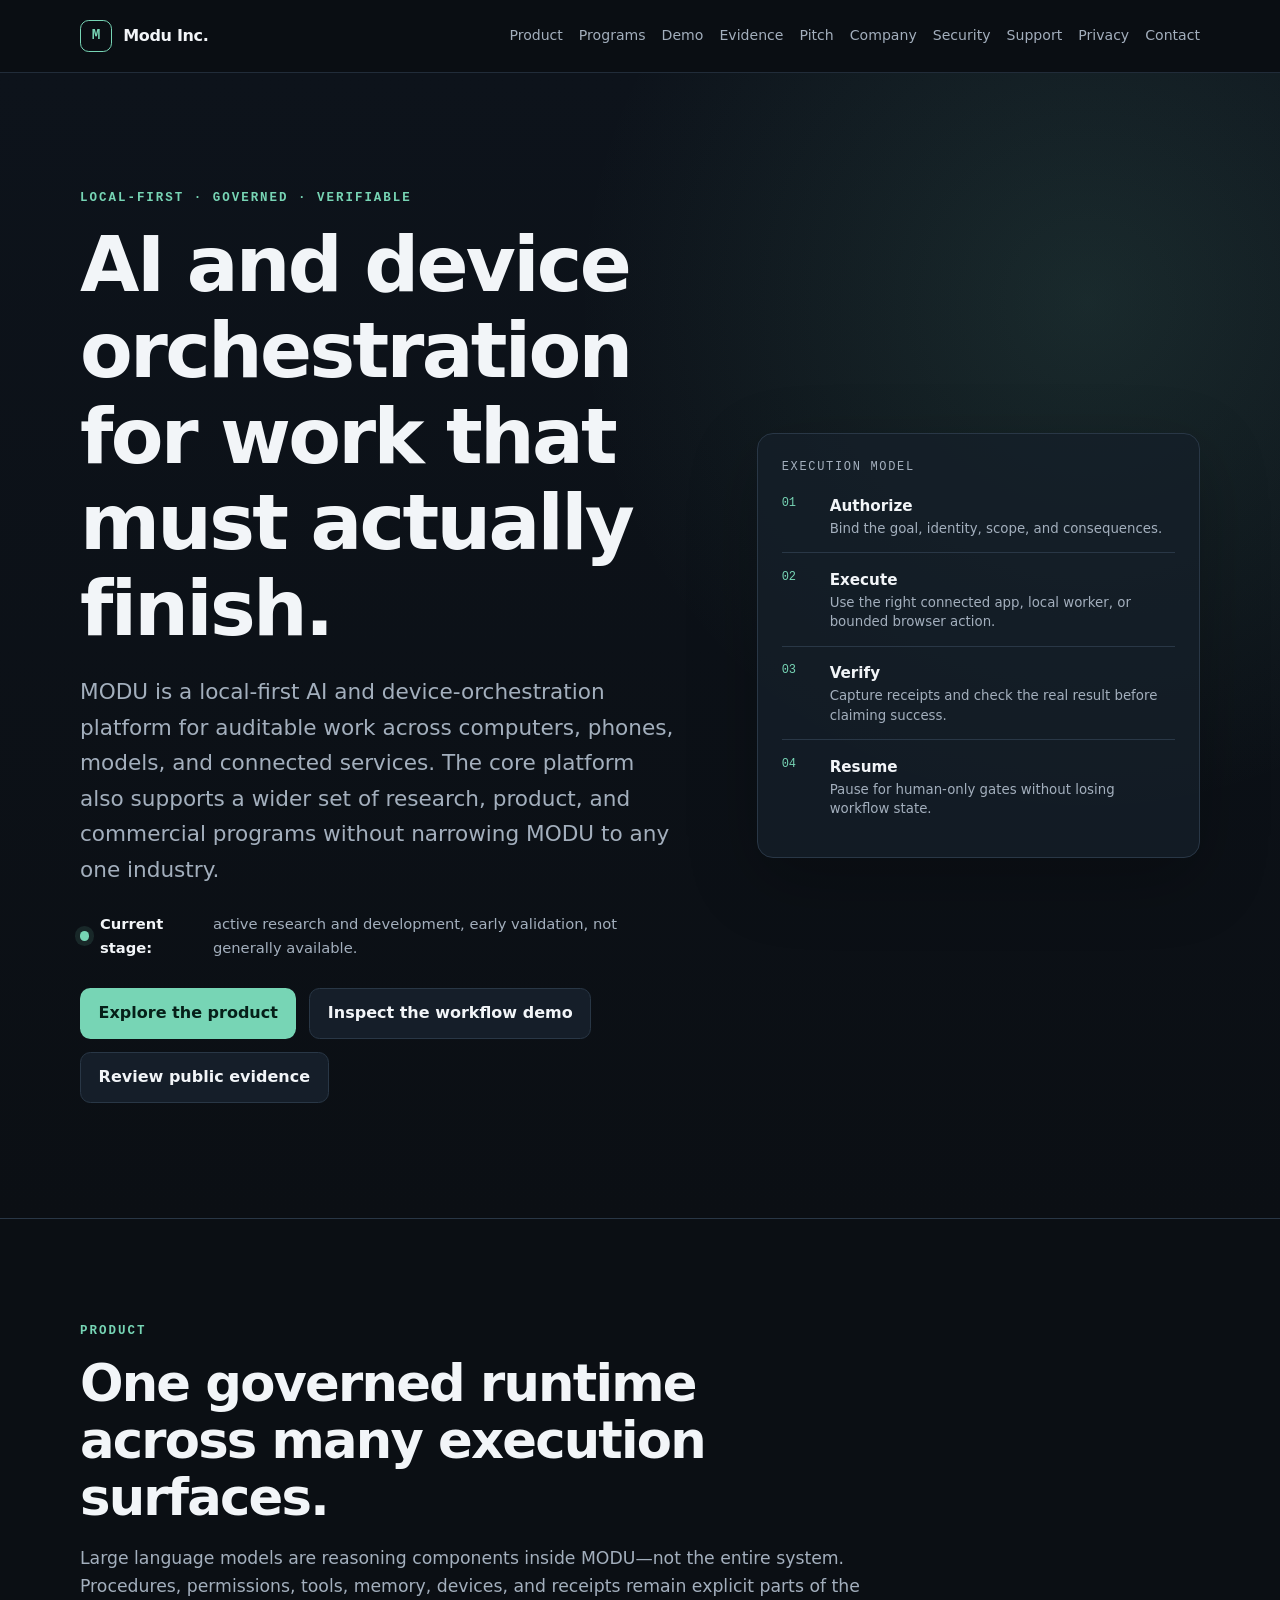
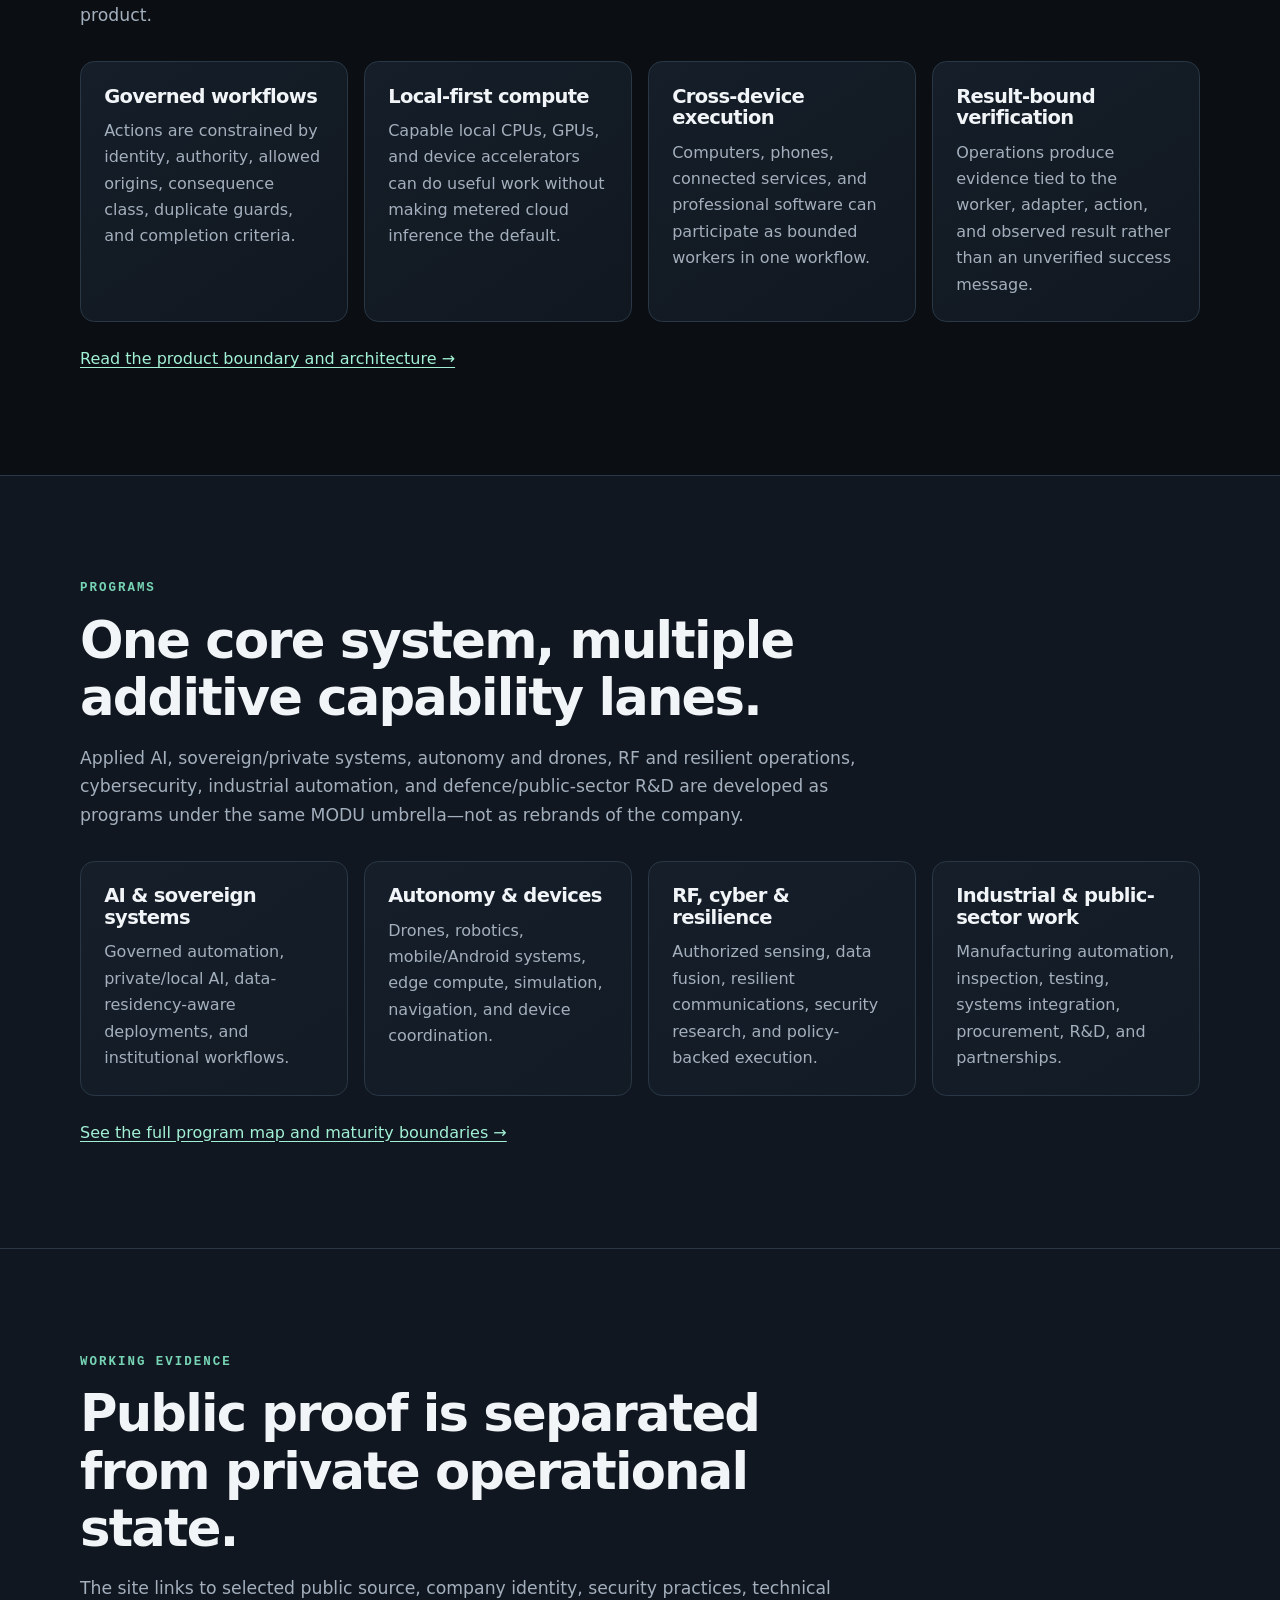
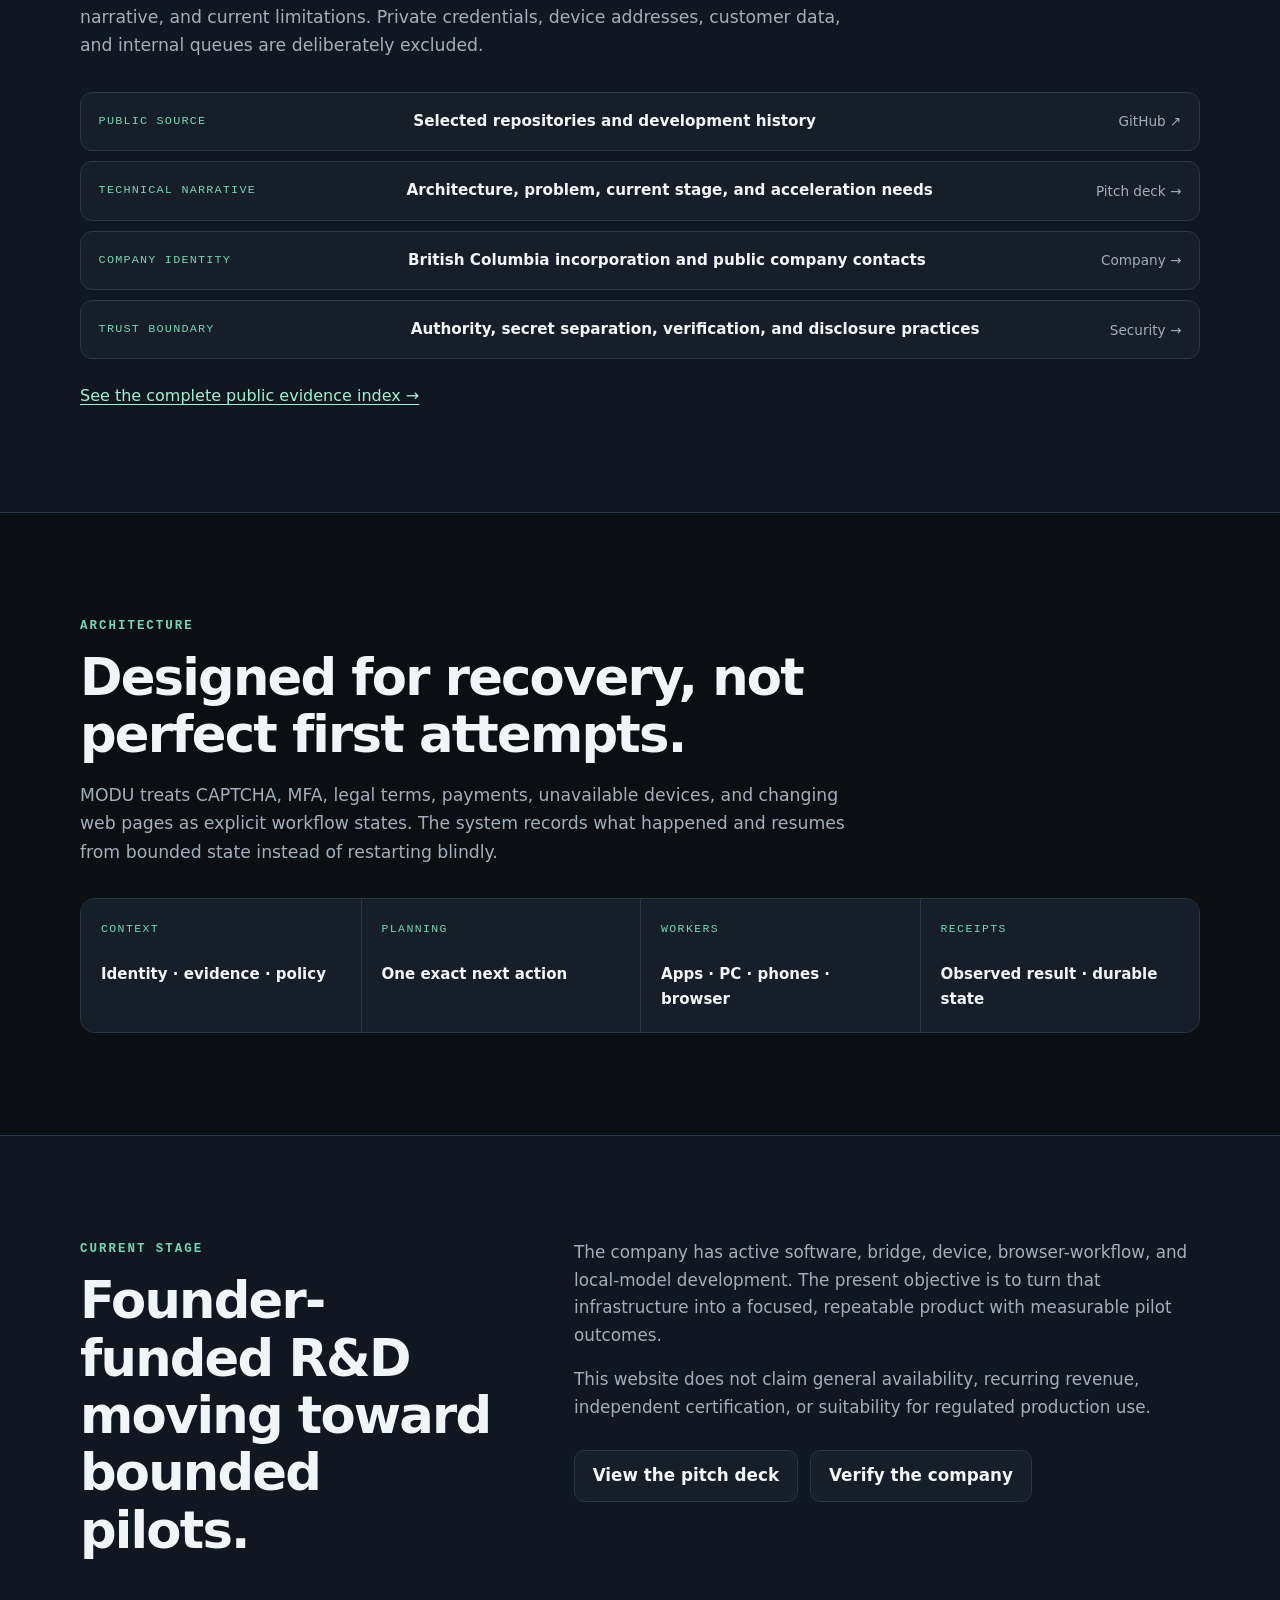
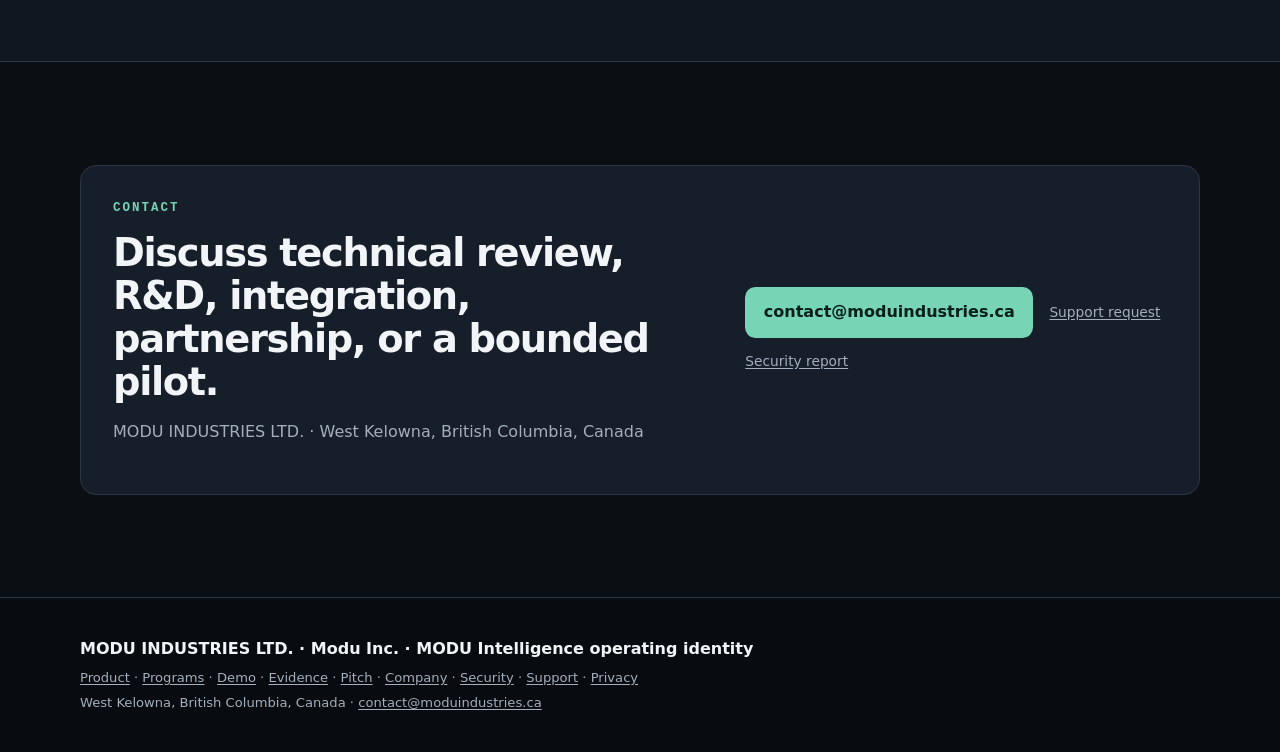
<file: index.html>
<!DOCTYPE html>
        <html lang="en">
        <head>
            <meta charset="UTF-8">
            <meta name="viewport" content="width=device-width, initial-scale=1.0">
            <meta name="description" content="MODU builds a local-first AI and device-orchestration platform and develops additive programs across applied AI, autonomy, sovereign systems, RF/cyber research, and industrial automation.">
            <meta name="theme-color" content="#0b0f14">
            <meta name="robots" content="index, follow">
            <link rel="canonical" href="https://moduindustries.ca/">
            <meta property="og:title" content="Modu Inc. — Local-first AI and device orchestration">
            <meta property="og:description" content="MODU is building a local-first AI and device-orchestration platform for governed, auditable work across computers, phones, models, and connected services.">
            <meta property="og:type" content="website">
            <meta property="og:url" content="https://moduindustries.ca/">
            <meta property="og:site_name" content="Modu Inc.">
            <title>Modu Inc. — Local-first AI and device orchestration</title>
            <link rel="stylesheet" href="styles.css">
            <script type="application/ld+json">
{
  "@context": "https://schema.org",
  "@type": "Organization",
  "name": "Modu Inc.",
  "legalName": "MODU INDUSTRIES LTD.",
  "alternateName": ["Modu Inc.", "MODU Intelligence"],
  "url": "https://moduindustries.ca/",
  "email": "contact@moduindustries.ca",
  "foundingDate": "2025-07-25",
  "foundingLocation": {
    "@type": "Place",
    "address": {
      "@type": "PostalAddress",
      "addressLocality": "West Kelowna",
      "addressRegion": "British Columbia",
      "addressCountry": "CA"
    }
  },
  "sameAs": [
    "https://github.com/J2theN1",
    "https://huggingface.co/moduindustries"
  ]
}
</script>
        </head>
        <body>
            <a href="#main" class="skip-link">Skip to content</a>
            <header class="site-header" role="banner">
                <div class="container header-inner">
                    <a href="index.html" class="logo" aria-label="MODU INDUSTRIES LTD. home"><span class="logo-mark">M</span><span>Modu Inc.</span></a>
                    <nav class="nav" aria-label="Main navigation">
    <a href="product.html">Product</a>
    <a href="programs.html">Programs</a>
    <a href="demo.html">Demo</a>
    <a href="evidence.html">Evidence</a>
    <a href="pitch-deck.html">Pitch</a>
    <a href="company.html">Company</a>
    <a href="security.html">Security</a>
    <a href="support.html">Support</a>
    <a href="privacy.html">Privacy</a>
    <a href="index.html#contact">Contact</a>
</nav>
                </div>
            </header>
            <main id="main" role="main">
                <section class="hero hero-home" aria-labelledby="hero-heading">
    <div class="container hero-grid">
        <div>
            <p class="eyebrow">Local-first · governed · verifiable</p>
            <h1 id="hero-heading">AI and device orchestration for work that must actually finish.</h1>
            <p class="hero-lead">MODU is a local-first AI and device-orchestration platform for auditable work across computers, phones, models, and connected services. The core platform also supports a wider set of research, product, and commercial programs without narrowing MODU to any one industry.</p>
            <p class="status-line"><span class="status-dot" aria-hidden="true"></span><strong>Current stage:</strong> active research and development, early validation, not generally available.</p>
            <div class="button-row">
                <a class="btn btn-primary" href="product.html">Explore the product</a>
                <a class="btn btn-secondary" href="demo.html">Inspect the workflow demo</a>
                <a class="btn btn-secondary" href="evidence.html">Review public evidence</a>
            </div>
        </div>
        <aside class="hero-panel" aria-label="MODU execution model">
            <p class="panel-label">Execution model</p>
            <ol class="flow-list">
                <li><span>01</span><strong>Authorize</strong><small>Bind the goal, identity, scope, and consequences.</small></li>
                <li><span>02</span><strong>Execute</strong><small>Use the right connected app, local worker, or bounded browser action.</small></li>
                <li><span>03</span><strong>Verify</strong><small>Capture receipts and check the real result before claiming success.</small></li>
                <li><span>04</span><strong>Resume</strong><small>Pause for human-only gates without losing workflow state.</small></li>
            </ol>
        </aside>
    </div>
</section>

<section class="section" id="product">
    <div class="container">
        <div class="section-heading">
            <p class="eyebrow">Product</p>
            <h2>One governed runtime across many execution surfaces.</h2>
            <p>Large language models are reasoning components inside MODU—not the entire system. Procedures, permissions, tools, memory, devices, and receipts remain explicit parts of the product.</p>
        </div>
        <div class="card-grid four-up">
            <article class="card"><h3>Governed workflows</h3><p>Actions are constrained by identity, authority, allowed origins, consequence class, duplicate guards, and completion criteria.</p></article>
            <article class="card"><h3>Local-first compute</h3><p>Capable local CPUs, GPUs, and device accelerators can do useful work without making metered cloud inference the default.</p></article>
            <article class="card"><h3>Cross-device execution</h3><p>Computers, phones, connected services, and professional software can participate as bounded workers in one workflow.</p></article>
            <article class="card"><h3>Result-bound verification</h3><p>Operations produce evidence tied to the worker, adapter, action, and observed result rather than an unverified success message.</p></article>
        </div>
        <p class="section-link"><a href="product.html">Read the product boundary and architecture →</a></p>
    </div>
</section>

<section class="section section-alt" id="programs">
    <div class="container">
        <div class="section-heading">
            <p class="eyebrow">Programs</p>
            <h2>One core system, multiple additive capability lanes.</h2>
            <p>Applied AI, sovereign/private systems, autonomy and drones, RF and resilient operations, cybersecurity, industrial automation, and defence/public-sector R&amp;D are developed as programs under the same MODU umbrella—not as rebrands of the company.</p>
        </div>
        <div class="card-grid four-up">
            <article class="card"><h3>AI &amp; sovereign systems</h3><p>Governed automation, private/local AI, data-residency-aware deployments, and institutional workflows.</p></article>
            <article class="card"><h3>Autonomy &amp; devices</h3><p>Drones, robotics, mobile/Android systems, edge compute, simulation, navigation, and device coordination.</p></article>
            <article class="card"><h3>RF, cyber &amp; resilience</h3><p>Authorized sensing, data fusion, resilient communications, security research, and policy-backed execution.</p></article>
            <article class="card"><h3>Industrial &amp; public-sector work</h3><p>Manufacturing automation, inspection, testing, systems integration, procurement, R&amp;D, and partnerships.</p></article>
        </div>
        <p class="section-link"><a href="programs.html">See the full program map and maturity boundaries →</a></p>
    </div>
</section>

<section class="section section-alt" id="evidence">
    <div class="container">
        <div class="section-heading">
            <p class="eyebrow">Working evidence</p>
            <h2>Public proof is separated from private operational state.</h2>
            <p>The site links to selected public source, company identity, security practices, technical narrative, and current limitations. Private credentials, device addresses, customer data, and internal queues are deliberately excluded.</p>
        </div>
        <div class="evidence-list">
            <a class="evidence-item" href="https://github.com/J2theN1"><span>Public source</span><strong>Selected repositories and development history</strong><em>GitHub ↗</em></a>
            <a class="evidence-item" href="pitch-deck.html"><span>Technical narrative</span><strong>Architecture, problem, current stage, and acceleration needs</strong><em>Pitch deck →</em></a>
            <a class="evidence-item" href="company.html"><span>Company identity</span><strong>British Columbia incorporation and public company contacts</strong><em>Company →</em></a>
            <a class="evidence-item" href="security.html"><span>Trust boundary</span><strong>Authority, secret separation, verification, and disclosure practices</strong><em>Security →</em></a>
        </div>
        <p class="section-link"><a href="evidence.html">See the complete public evidence index →</a></p>
    </div>
</section>

<section class="section" id="architecture">
    <div class="container">
        <div class="section-heading">
            <p class="eyebrow">Architecture</p>
            <h2>Designed for recovery, not perfect first attempts.</h2>
            <p>MODU treats CAPTCHA, MFA, legal terms, payments, unavailable devices, and changing web pages as explicit workflow states. The system records what happened and resumes from bounded state instead of restarting blindly.</p>
        </div>
        <div class="architecture-strip" aria-label="MODU architecture stages">
            <div><span>Context</span><strong>Identity · evidence · policy</strong></div>
            <div><span>Planning</span><strong>One exact next action</strong></div>
            <div><span>Workers</span><strong>Apps · PC · phones · browser</strong></div>
            <div><span>Receipts</span><strong>Observed result · durable state</strong></div>
        </div>
    </div>
</section>

<section class="section section-alt" id="stage">
    <div class="container two-column">
        <div>
            <p class="eyebrow">Current stage</p>
            <h2>Founder-funded R&amp;D moving toward bounded pilots.</h2>
        </div>
        <div class="prose">
            <p>The company has active software, bridge, device, browser-workflow, and local-model development. The present objective is to turn that infrastructure into a focused, repeatable product with measurable pilot outcomes.</p>
            <p>This website does not claim general availability, recurring revenue, independent certification, or suitability for regulated production use.</p>
            <div class="button-row">
                <a class="btn btn-secondary" href="pitch-deck.html">View the pitch deck</a>
                <a class="btn btn-secondary" href="company.html">Verify the company</a>
            </div>
        </div>
    </div>
</section>

<section class="section" id="contact">
    <div class="container contact-panel">
        <div>
            <p class="eyebrow">Contact</p>
            <h2>Discuss technical review, R&amp;D, integration, partnership, or a bounded pilot.</h2>
            <p>MODU INDUSTRIES LTD. · West Kelowna, British Columbia, Canada</p>
        </div>
        <div class="contact-actions">
            <a class="btn btn-primary" href="mailto:contact@moduindustries.ca">contact@moduindustries.ca</a>
            <a href="mailto:contact@moduindustries.ca?subject=Support%20request">Support request</a>
            <a href="mailto:contact@moduindustries.ca?subject=Security%20report">Security report</a>
        </div>
    </div>
</section>
            </main>
            <footer class="site-footer" role="contentinfo">
    <div class="container footer-inner">
        <p class="footer-copy">MODU INDUSTRIES LTD. · Modu Inc. · MODU Intelligence operating identity</p>
        <p class="footer-legal"><a href="product.html">Product</a> · <a href="programs.html">Programs</a> · <a href="demo.html">Demo</a> · <a href="evidence.html">Evidence</a> · <a href="pitch-deck.html">Pitch</a> · <a href="company.html">Company</a> · <a href="security.html">Security</a> · <a href="support.html">Support</a> · <a href="privacy.html">Privacy</a></p>
        <p class="footer-legal">West Kelowna, British Columbia, Canada · <a href="mailto:contact@moduindustries.ca">contact@moduindustries.ca</a></p>
    </div>
</footer>
        </body>
        </html>
</file>
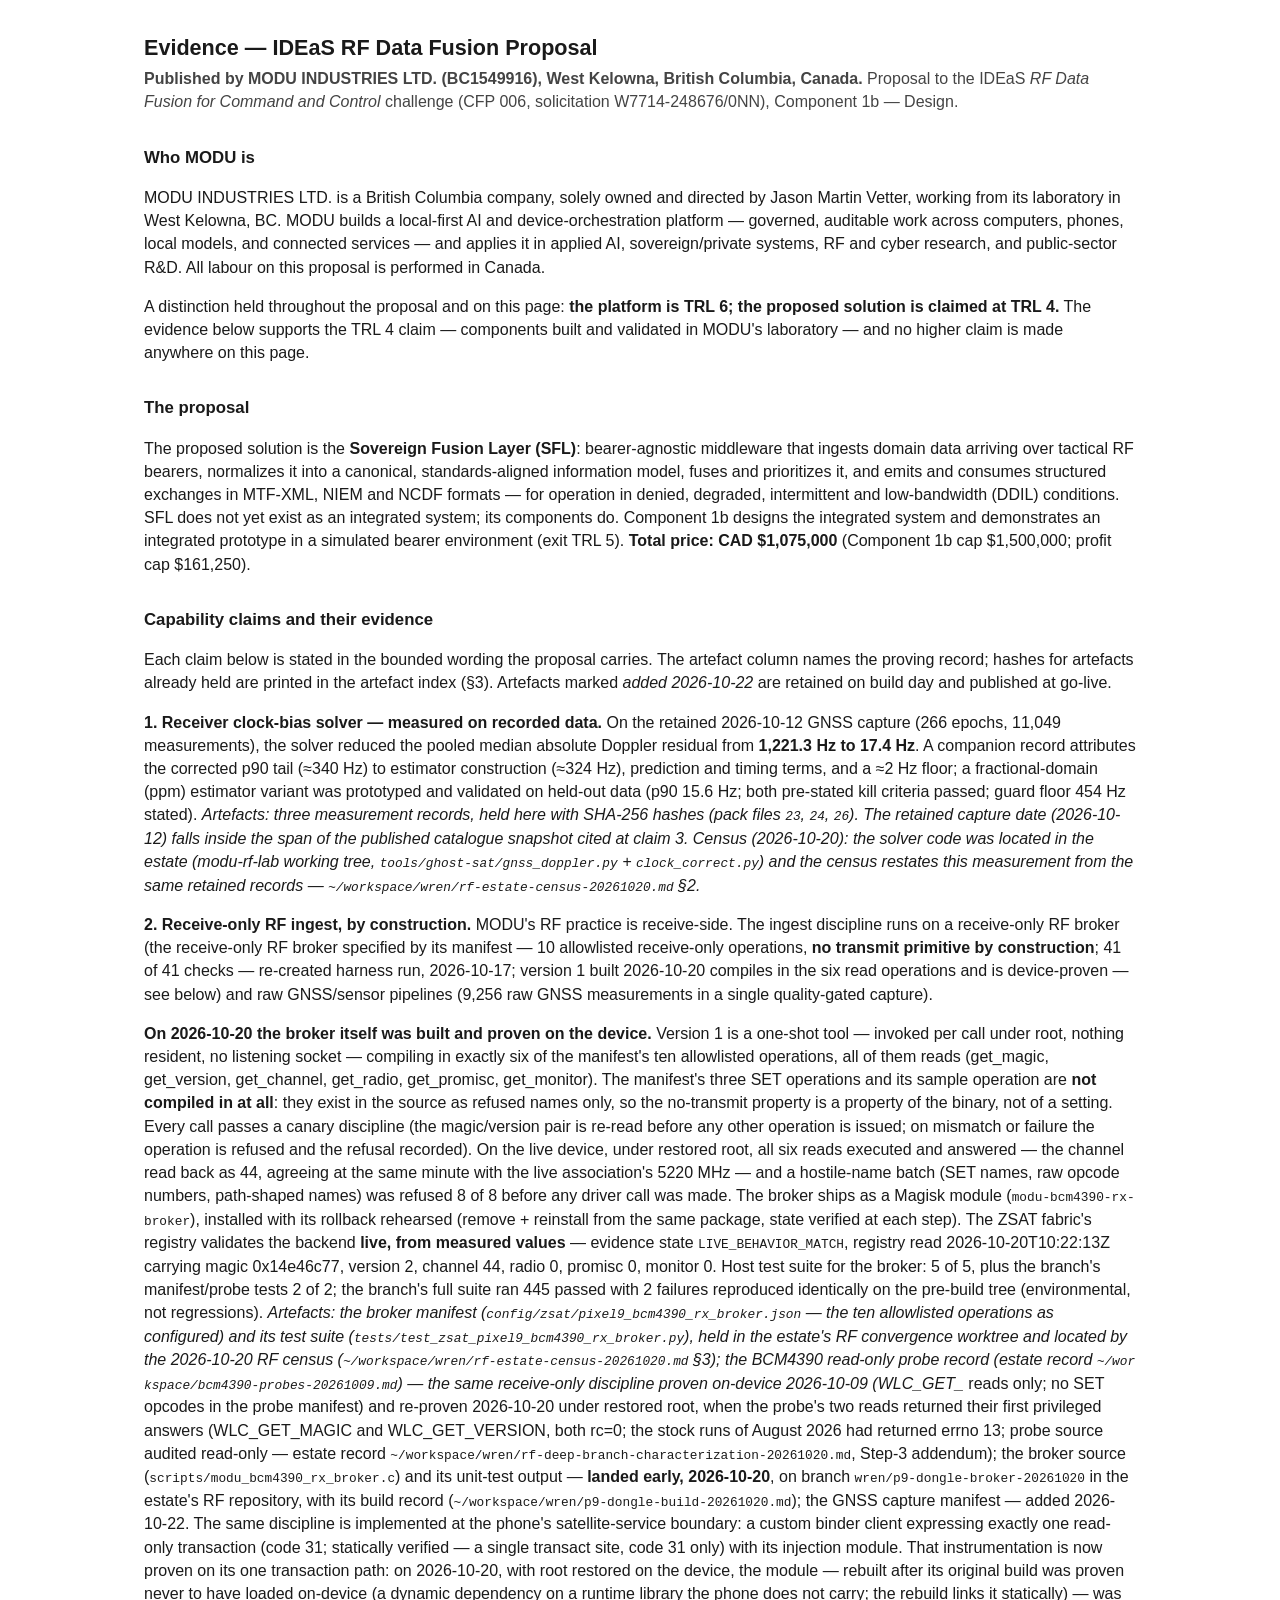
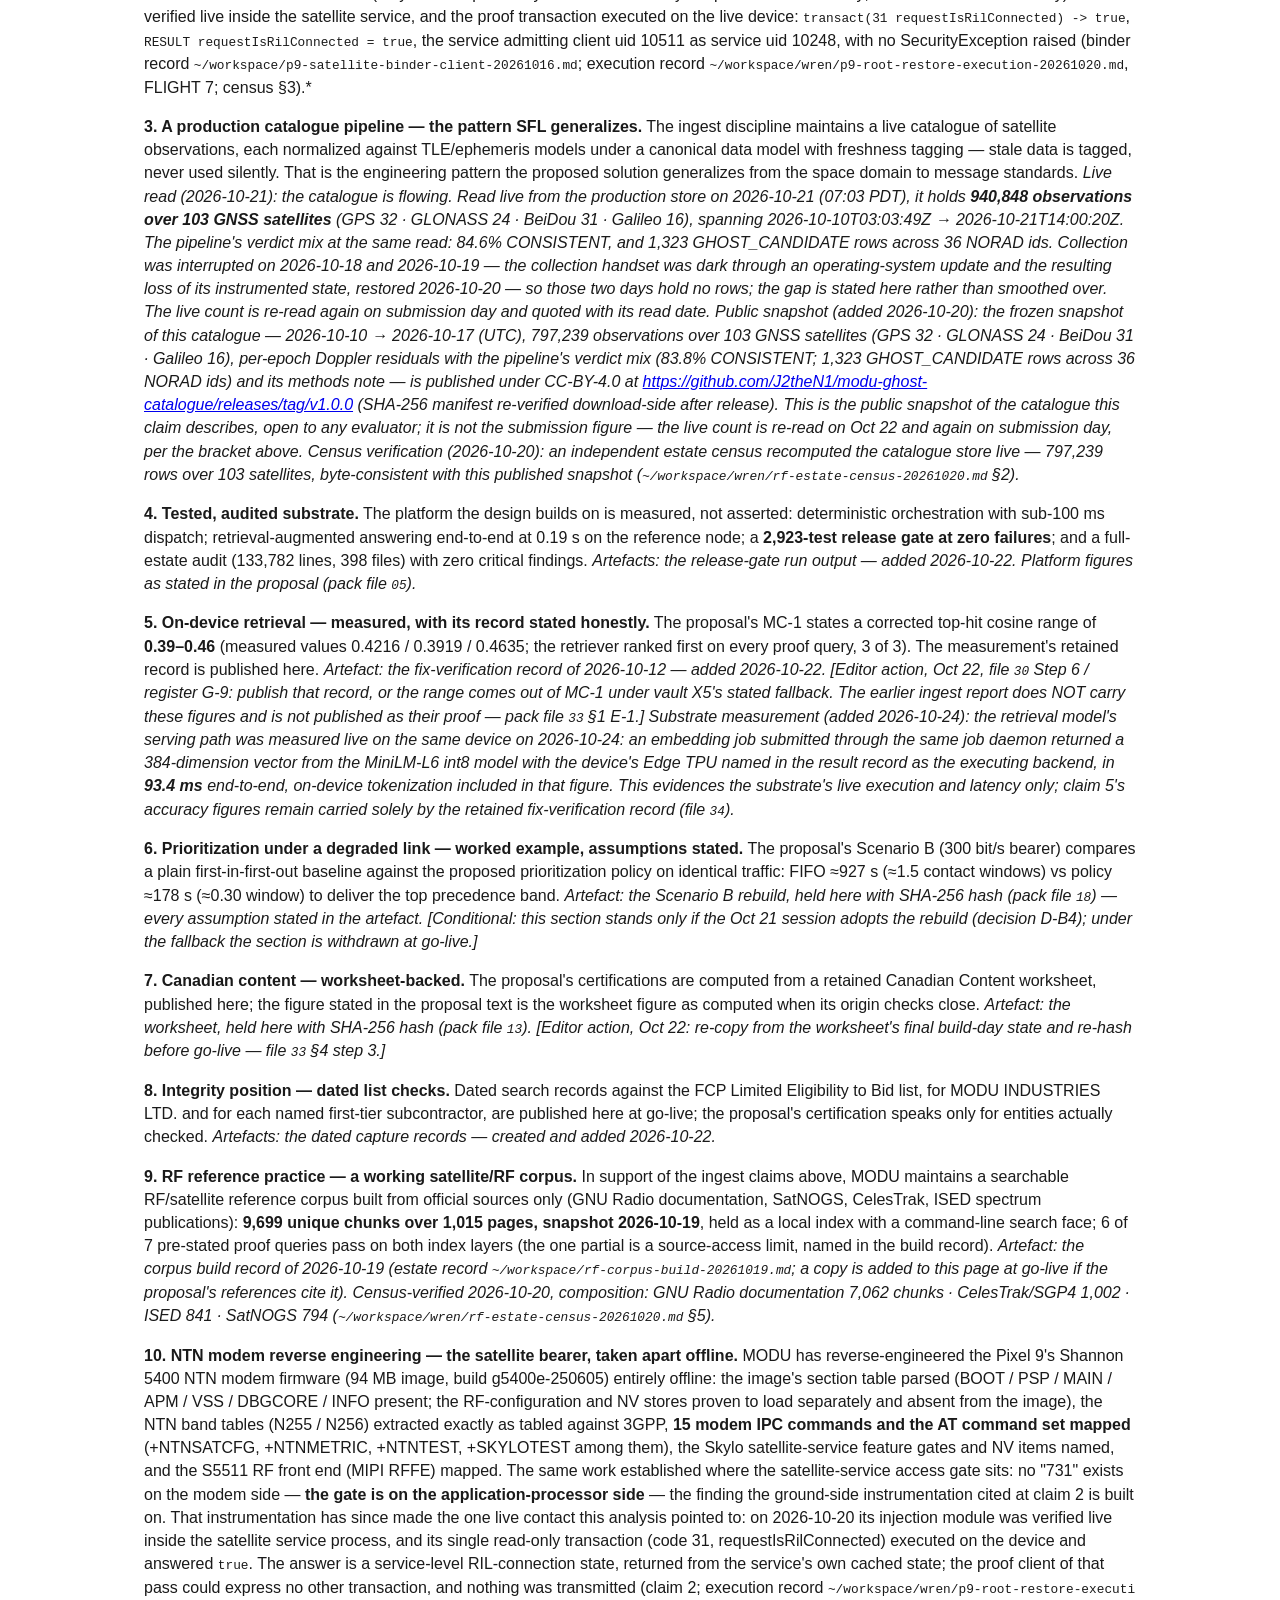
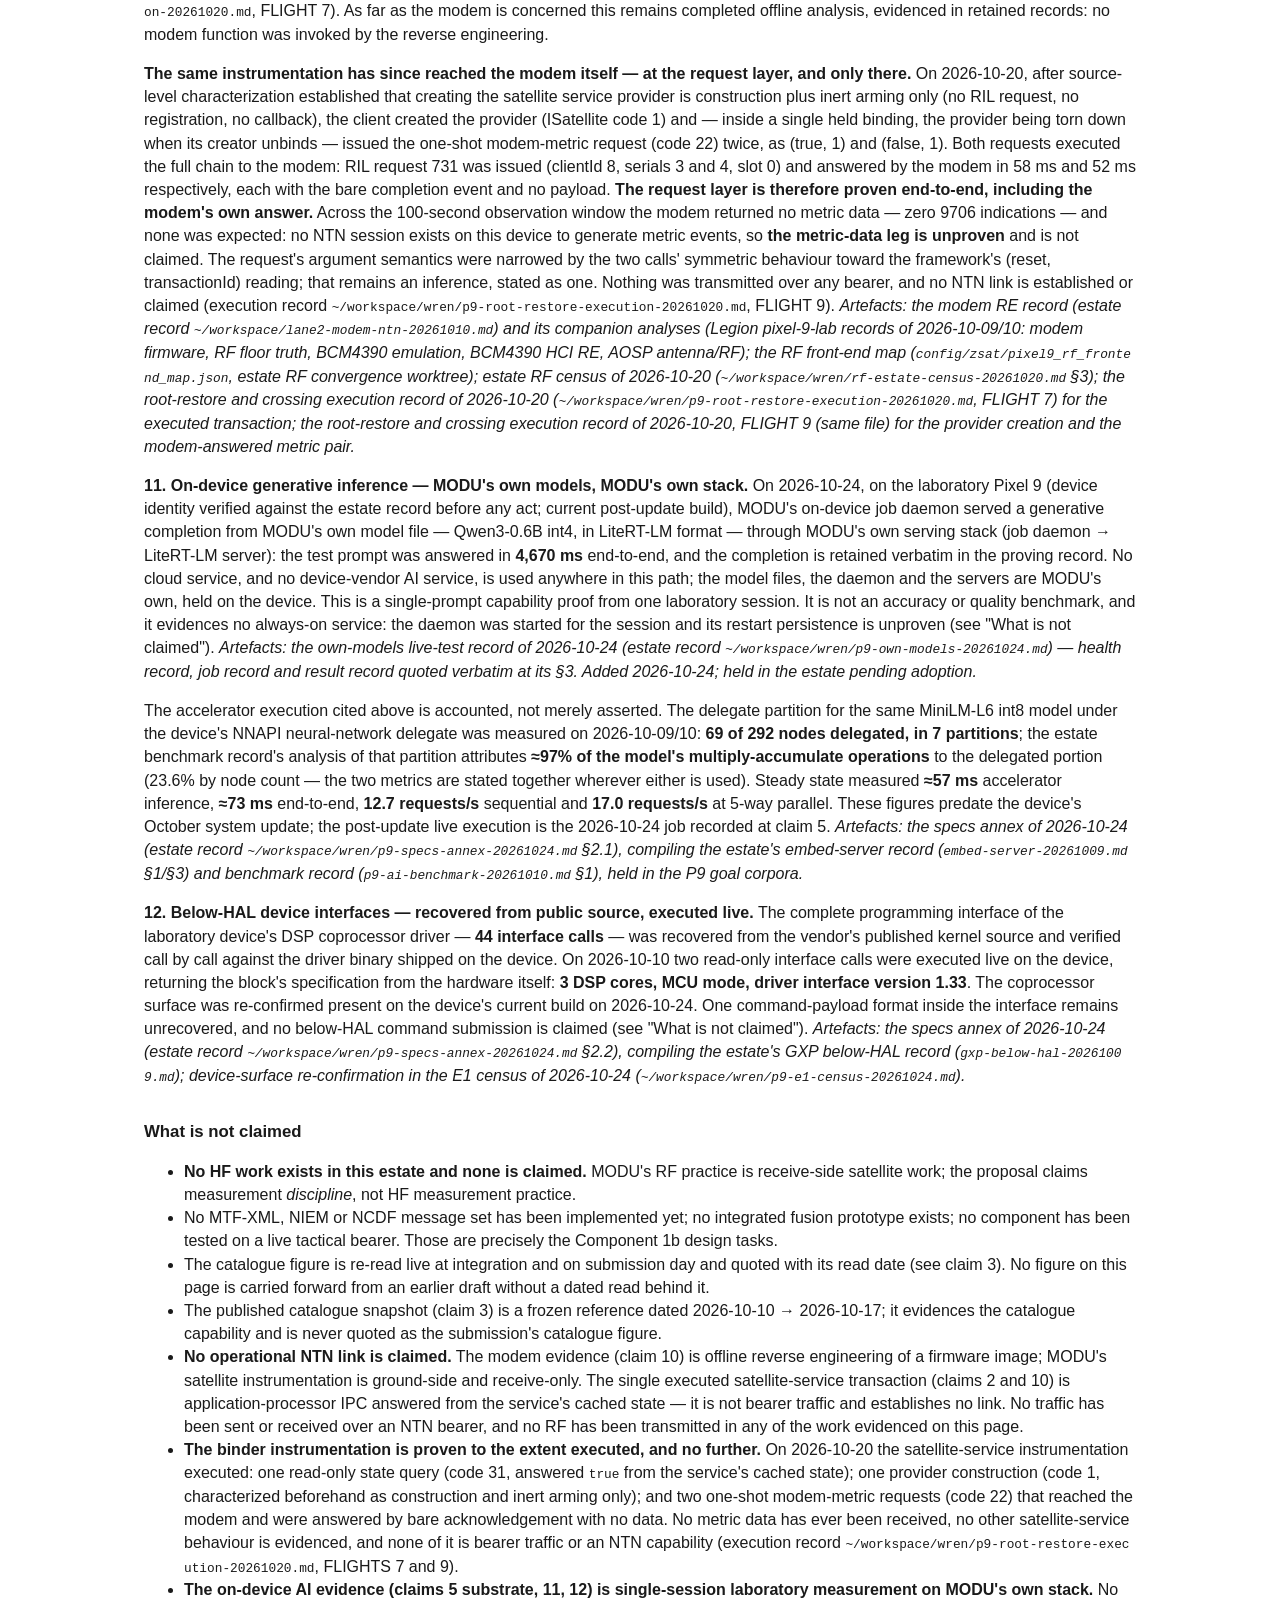
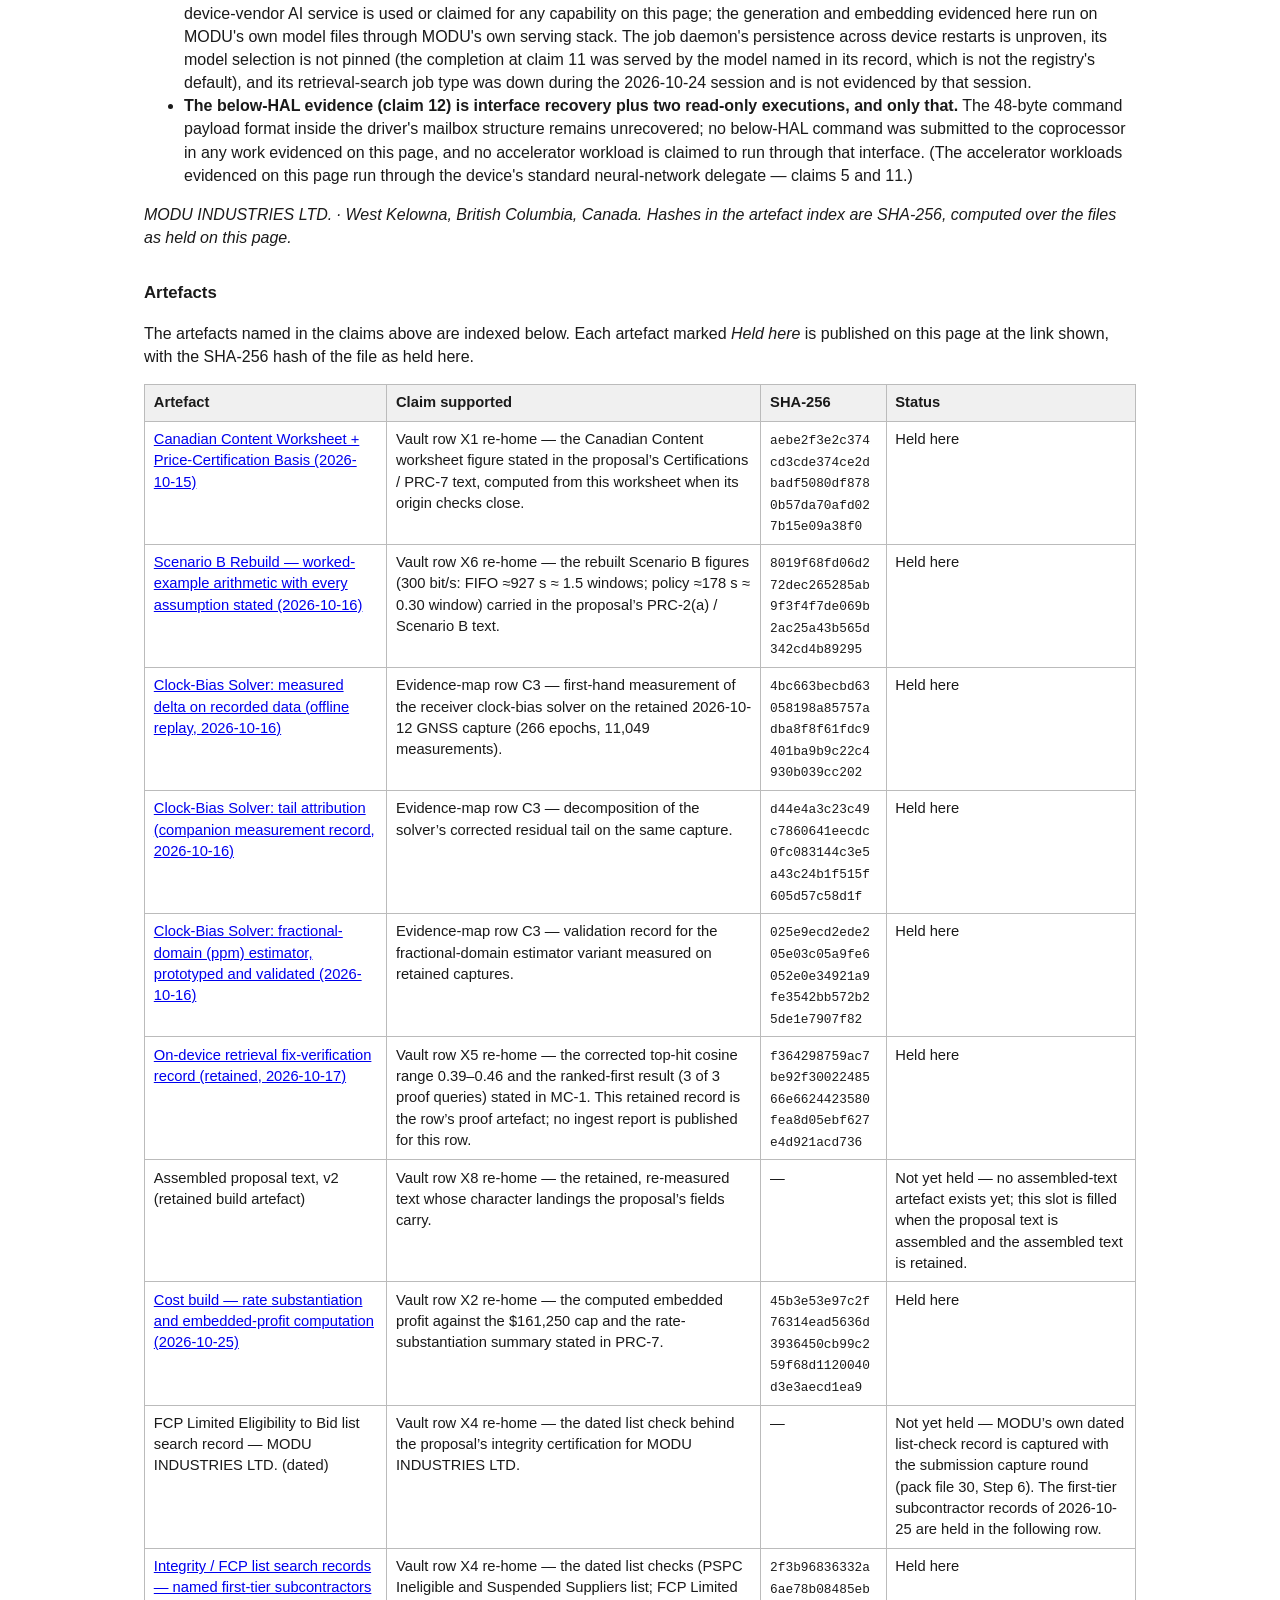
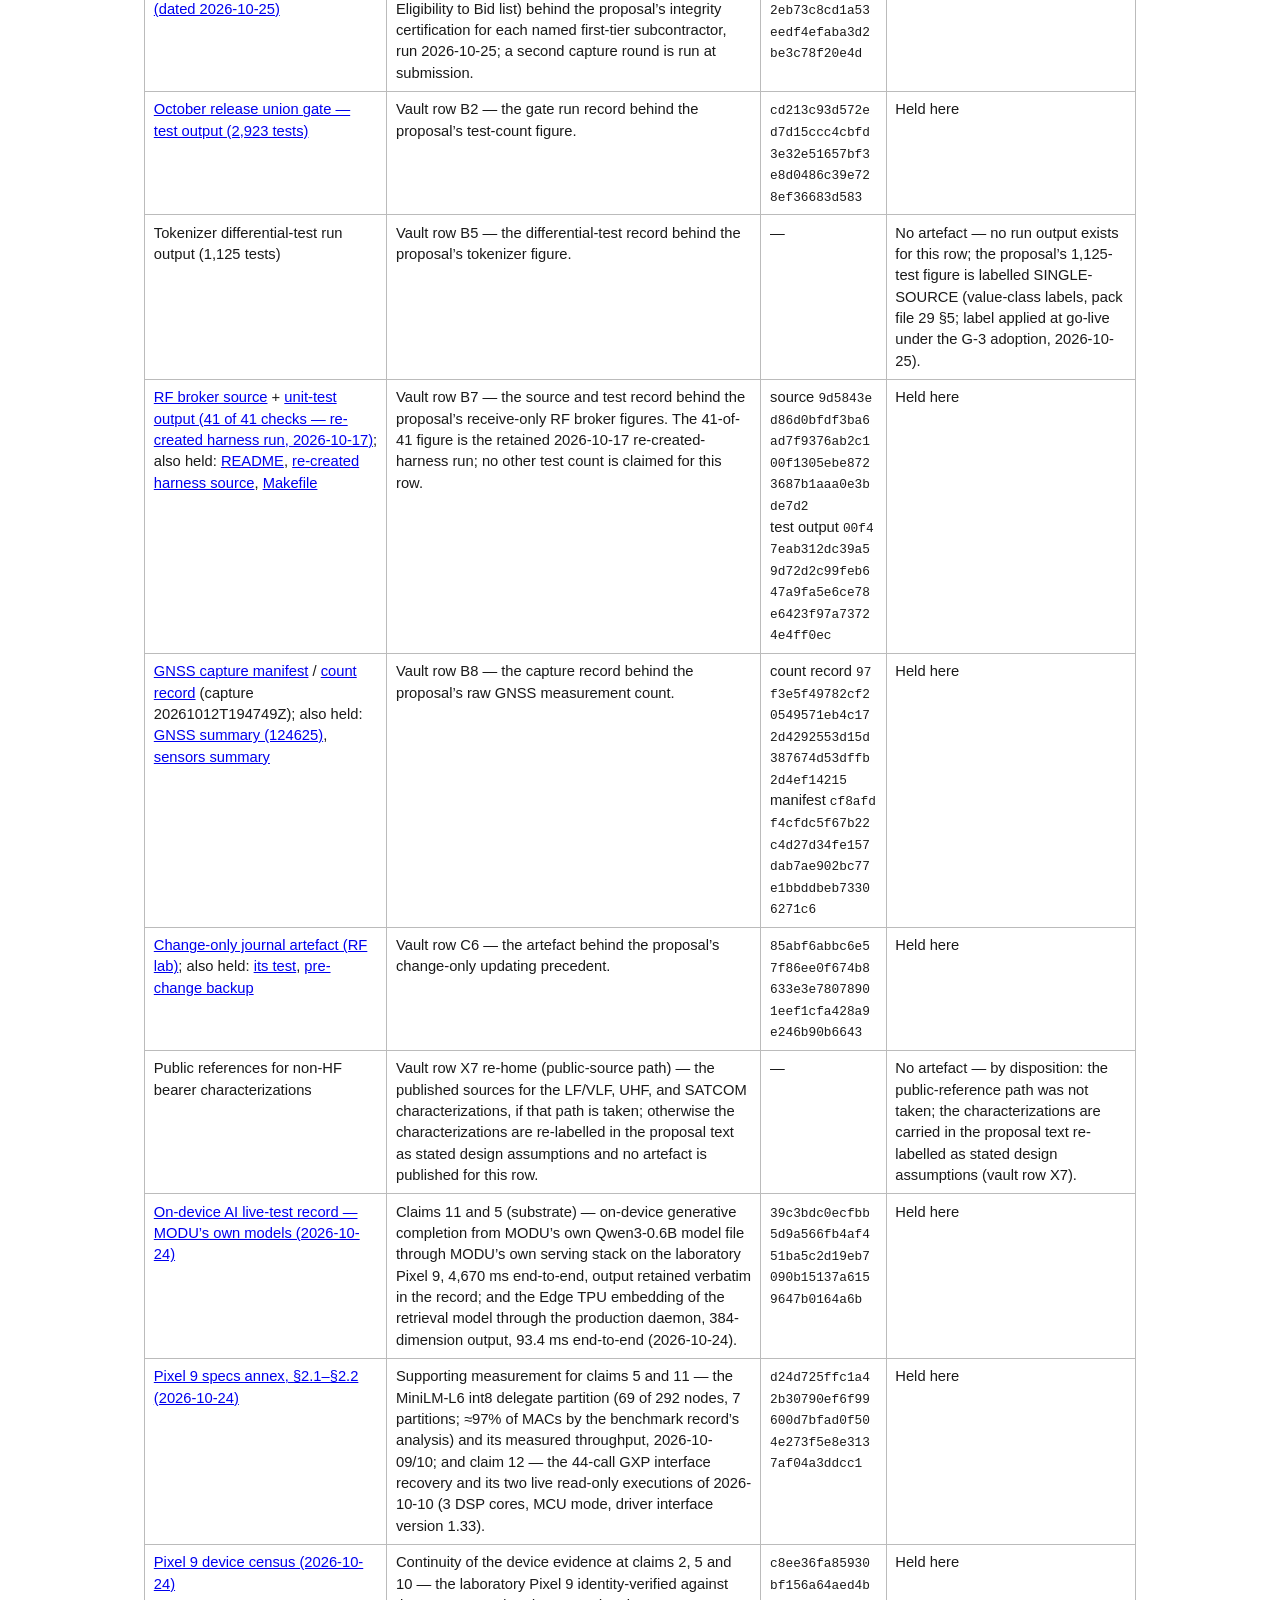
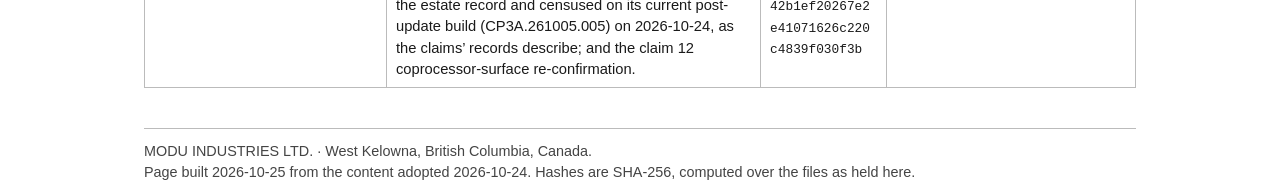
<file: evidence/ideas-rf-data-fusion/index.html>
<!DOCTYPE html>
<html lang="en">
<head>
<meta charset="utf-8">
<meta name="viewport" content="width=device-width, initial-scale=1">
<title>Evidence — IDEaS RF Data Fusion Proposal — MODU INDUSTRIES LTD.</title>
<style>
  body { font-family: -apple-system, "Segoe UI", Helvetica, Arial, sans-serif; margin: 2rem auto; max-width: 62rem; padding: 0 1rem; color: #1a1a1a; line-height: 1.45; }
  h1 { font-size: 1.35rem; margin-bottom: 0.25rem; }
  h2 { font-size: 1.05rem; margin-top: 2rem; }
  .pub { color: #444; margin-top: 0; }
  table { border-collapse: collapse; width: 100%; margin-top: 1rem; }
  th, td { border: 1px solid #bbb; padding: 0.45rem 0.55rem; text-align: left; vertical-align: top; font-size: 0.92rem; }
  th { background: #f0f0f0; }
  code { font-family: ui-monospace, "SF Mono", Menlo, Consolas, monospace; font-size: 0.8rem; word-break: break-all; }
  .status { white-space: nowrap; }
  footer { margin-top: 2.5rem; color: #444; font-size: 0.9rem; border-top: 1px solid #bbb; padding-top: 0.75rem; }
</style>
</head>
<body>

<h1>Evidence — IDEaS RF Data Fusion Proposal</h1>

<p class="pub"><strong>Published by MODU INDUSTRIES LTD. (BC1549916), West Kelowna, British Columbia, Canada.</strong> Proposal to the IDEaS <em>RF Data Fusion for Command and Control</em> challenge (CFP 006, solicitation W7714-248676/0NN), Component 1b — Design.</p>

<h2>Who MODU is</h2>

<p>MODU INDUSTRIES LTD. is a British Columbia company, solely owned and directed by Jason Martin Vetter, working from its laboratory in West Kelowna, BC. MODU builds a local-first AI and device-orchestration platform — governed, auditable work across computers, phones, local models, and connected services — and applies it in applied AI, sovereign/private systems, RF and cyber research, and public-sector R&amp;D. All labour on this proposal is performed in Canada.</p>

<p>A distinction held throughout the proposal and on this page: <strong>the platform is TRL 6; the proposed solution is claimed at TRL 4.</strong> The evidence below supports the TRL 4 claim — components built and validated in MODU's laboratory — and no higher claim is made anywhere on this page.</p>

<h2>The proposal</h2>

<p>The proposed solution is the <strong>Sovereign Fusion Layer (SFL)</strong>: bearer-agnostic middleware that ingests domain data arriving over tactical RF bearers, normalizes it into a canonical, standards-aligned information model, fuses and prioritizes it, and emits and consumes structured exchanges in MTF-XML, NIEM and NCDF formats — for operation in denied, degraded, intermittent and low-bandwidth (DDIL) conditions. SFL does not yet exist as an integrated system; its components do. Component 1b designs the integrated system and demonstrates an integrated prototype in a simulated bearer environment (exit TRL 5). <strong>Total price: CAD $1,075,000</strong> (Component 1b cap $1,500,000; profit cap $161,250).</p>

<h2>Capability claims and their evidence</h2>

<p>Each claim below is stated in the bounded wording the proposal carries. The artefact column names the proving record; hashes for artefacts already held are printed in the artefact index (§3). Artefacts marked <em>added 2026-10-22</em> are retained on build day and published at go-live.</p>

<p><strong>1. Receiver clock-bias solver — measured on recorded data.</strong> On the retained 2026-10-12 GNSS capture (266 epochs, 11,049 measurements), the solver reduced the pooled median absolute Doppler residual from <strong>1,221.3 Hz to 17.4 Hz</strong>. A companion record attributes the corrected p90 tail (≈340 Hz) to estimator construction (≈324 Hz), prediction and timing terms, and a ≈2 Hz floor; a fractional-domain (ppm) estimator variant was prototyped and validated on held-out data (p90 15.6 Hz; both pre-stated kill criteria passed; guard floor 454 Hz stated). <em>Artefacts: three measurement records, held here with SHA-256 hashes (pack files <code>23</code>, <code>24</code>, <code>26</code>). The retained capture date (2026-10-12) falls inside the span of the published catalogue snapshot cited at claim 3. Census (2026-10-20): the solver code was located in the estate (modu-rf-lab working tree, <code>tools/ghost-sat/gnss_doppler.py</code> + <code>clock_correct.py</code>) and the census restates this measurement from the same retained records — <code>~/workspace/wren/rf-estate-census-20261020.md</code> §2.</em></p>

<p><strong>2. Receive-only RF ingest, by construction.</strong> MODU's RF practice is receive-side. The ingest discipline runs on a receive-only RF broker (the receive-only RF broker specified by its manifest — 10 allowlisted receive-only operations, <strong>no transmit primitive by construction</strong>; 41 of 41 checks — re-created harness run, 2026-10-17; version 1 built 2026-10-20 compiles in the six read operations and is device-proven — see below) and raw GNSS/sensor pipelines (9,256 raw GNSS measurements in a single quality-gated capture).</p>

<p><strong>On 2026-10-20 the broker itself was built and proven on the device.</strong> Version 1 is a one-shot tool — invoked per call under root, nothing resident, no listening socket — compiling in exactly six of the manifest's ten allowlisted operations, all of them reads (get_magic, get_version, get_channel, get_radio, get_promisc, get_monitor). The manifest's three SET operations and its sample operation are <strong>not compiled in at all</strong>: they exist in the source as refused names only, so the no-transmit property is a property of the binary, not of a setting. Every call passes a canary discipline (the magic/version pair is re-read before any other operation is issued; on mismatch or failure the operation is refused and the refusal recorded). On the live device, under restored root, all six reads executed and answered — the channel read back as 44, agreeing at the same minute with the live association's 5220 MHz — and a hostile-name batch (SET names, raw opcode numbers, path-shaped names) was refused 8 of 8 before any driver call was made. The broker ships as a Magisk module (<code>modu-bcm4390-rx-broker</code>), installed with its rollback rehearsed (remove + reinstall from the same package, state verified at each step). The ZSAT fabric's registry validates the backend <strong>live, from measured values</strong> — evidence state <code>LIVE_BEHAVIOR_MATCH</code>, registry read 2026-10-20T10:22:13Z carrying magic 0x14e46c77, version 2, channel 44, radio 0, promisc 0, monitor 0. Host test suite for the broker: 5 of 5, plus the branch's manifest/probe tests 2 of 2; the branch's full suite ran 445 passed with 2 failures reproduced identically on the pre-build tree (environmental, not regressions). <em>Artefacts: the broker manifest (<code>config/zsat/pixel9_bcm4390_rx_broker.json</code> — the ten allowlisted operations as configured) and its test suite (<code>tests/test_zsat_pixel9_bcm4390_rx_broker.py</code>), held in the estate's RF convergence worktree and located by the 2026-10-20 RF census (<code>~/workspace/wren/rf-estate-census-20261020.md</code> §3); the BCM4390 read-only probe record (estate record <code>~/workspace/bcm4390-probes-20261009.md</code>) — the same receive-only discipline proven on-device 2026-10-09 (WLC_GET_</em> reads only; no SET opcodes in the probe manifest) and re-proven 2026-10-20 under restored root, when the probe's two reads returned their first privileged answers (WLC_GET_MAGIC and WLC_GET_VERSION, both rc=0; the stock runs of August 2026 had returned errno 13; probe source audited read-only — estate record <code>~/workspace/wren/rf-deep-branch-characterization-20261020.md</code>, Step-3 addendum); the broker source (<code>scripts/modu_bcm4390_rx_broker.c</code>) and its unit-test output — <strong>landed early, 2026-10-20</strong>, on branch <code>wren/p9-dongle-broker-20261020</code> in the estate's RF repository, with its build record (<code>~/workspace/wren/p9-dongle-build-20261020.md</code>); the GNSS capture manifest — added 2026-10-22. The same discipline is implemented at the phone's satellite-service boundary: a custom binder client expressing exactly one read-only transaction (code 31; statically verified — a single transact site, code 31 only) with its injection module. That instrumentation is now proven on its one transaction path: on 2026-10-20, with root restored on the device, the module — rebuilt after its original build was proven never to have loaded on-device (a dynamic dependency on a runtime library the phone does not carry; the rebuild links it statically) — was verified live inside the satellite service, and the proof transaction executed on the live device: <code>transact(31 requestIsRilConnected) -&gt; true</code>, <code>RESULT requestIsRilConnected = true</code>, the service admitting client uid 10511 as service uid 10248, with no SecurityException raised (binder record <code>~/workspace/p9-satellite-binder-client-20261016.md</code>; execution record <code>~/workspace/wren/p9-root-restore-execution-20261020.md</code>, FLIGHT 7; census §3).*</p>

<p><strong>3. A production catalogue pipeline — the pattern SFL generalizes.</strong> The ingest discipline maintains a live catalogue of satellite observations, each normalized against TLE/ephemeris models under a canonical data model with freshness tagging — stale data is tagged, never used silently. That is the engineering pattern the proposed solution generalizes from the space domain to message standards. <em>Live read (2026-10-21): the catalogue is flowing. Read live from the production store on 2026-10-21 (07:03 PDT), it holds <strong>940,848 observations over 103 GNSS satellites</strong> (GPS 32 · GLONASS 24 · BeiDou 31 · Galileo 16), spanning 2026-10-10T03:03:49Z → 2026-10-21T14:00:20Z. The pipeline's verdict mix at the same read: 84.6% CONSISTENT, and 1,323 GHOST_CANDIDATE rows across 36 NORAD ids. Collection was interrupted on 2026-10-18 and 2026-10-19 — the collection handset was dark through an operating-system update and the resulting loss of its instrumented state, restored 2026-10-20 — so those two days hold no rows; the gap is stated here rather than smoothed over. The live count is re-read again on submission day and quoted with its read date.</em> <em>Public snapshot (added 2026-10-20): the frozen snapshot of this catalogue — 2026-10-10 → 2026-10-17 (UTC), 797,239 observations over 103 GNSS satellites (GPS 32 · GLONASS 24 · BeiDou 31 · Galileo 16), per-epoch Doppler residuals with the pipeline's verdict mix (83.8% CONSISTENT; 1,323 GHOST_CANDIDATE rows across 36 NORAD ids) and its methods note — is published under CC-BY-4.0 at <a href="https://github.com/J2theN1/modu-ghost-catalogue/releases/tag/v1.0.0">https://github.com/J2theN1/modu-ghost-catalogue/releases/tag/v1.0.0</a> (SHA-256 manifest re-verified download-side after release). This is the public snapshot of the catalogue this claim describes, open to any evaluator; it is not the submission figure — the live count is re-read on Oct 22 and again on submission day, per the bracket above.</em> <em>Census verification (2026-10-20): an independent estate census recomputed the catalogue store live — 797,239 rows over 103 satellites, byte-consistent with this published snapshot (<code>~/workspace/wren/rf-estate-census-20261020.md</code> §2).</em></p>

<p><strong>4. Tested, audited substrate.</strong> The platform the design builds on is measured, not asserted: deterministic orchestration with sub-100 ms dispatch; retrieval-augmented answering end-to-end at 0.19 s on the reference node; a <strong>2,923-test release gate at zero failures</strong>; and a full-estate audit (133,782 lines, 398 files) with zero critical findings. <em>Artefacts: the release-gate run output — added 2026-10-22. Platform figures as stated in the proposal (pack file <code>05</code>).</em></p>

<p><strong>5. On-device retrieval — measured, with its record stated honestly.</strong> The proposal's MC-1 states a corrected top-hit cosine range of <strong>0.39–0.46</strong> (measured values 0.4216 / 0.3919 / 0.4635; the retriever ranked first on every proof query, 3 of 3). The measurement's retained record is published here. <em>Artefact: the fix-verification record of 2026-10-12 — added 2026-10-22. [Editor action, Oct 22, file <code>30</code> Step 6 / register G-9: publish that record, or the range comes out of MC-1 under vault X5's stated fallback. The earlier ingest report does NOT carry these figures and is not published as their proof — pack file <code>33</code> §1 E-1.]</em> <em>Substrate measurement (added 2026-10-24): the retrieval model's serving path was measured live on the same device on 2026-10-24: an embedding job submitted through the same job daemon returned a 384-dimension vector from the MiniLM-L6 int8 model with the device's Edge TPU named in the result record as the executing backend, in <strong>93.4 ms</strong> end-to-end, on-device tokenization included in that figure. This evidences the substrate's live execution and latency only; claim 5's accuracy figures remain carried solely by the retained fix-verification record (file <code>34</code>).</em></p>

<p><strong>6. Prioritization under a degraded link — worked example, assumptions stated.</strong> The proposal's Scenario B (300 bit/s bearer) compares a plain first-in-first-out baseline against the proposed prioritization policy on identical traffic: FIFO ≈927 s (≈1.5 contact windows) vs policy ≈178 s (≈0.30 window) to deliver the top precedence band. <em>Artefact: the Scenario B rebuild, held here with SHA-256 hash (pack file <code>18</code>) — every assumption stated in the artefact. [Conditional: this section stands only if the Oct 21 session adopts the rebuild (decision D-B4); under the fallback the section is withdrawn at go-live.]</em></p>

<p><strong>7. Canadian content — worksheet-backed.</strong> The proposal's certifications are computed from a retained Canadian Content worksheet, published here; the figure stated in the proposal text is the worksheet figure as computed when its origin checks close. <em>Artefact: the worksheet, held here with SHA-256 hash (pack file <code>13</code>). [Editor action, Oct 22: re-copy from the worksheet's final build-day state and re-hash before go-live — file <code>33</code> §4 step 3.]</em></p>

<p><strong>8. Integrity position — dated list checks.</strong> Dated search records against the FCP Limited Eligibility to Bid list, for MODU INDUSTRIES LTD. and for each named first-tier subcontractor, are published here at go-live; the proposal's certification speaks only for entities actually checked. <em>Artefacts: the dated capture records — created and added 2026-10-22.</em></p>

<p><strong>9. RF reference practice — a working satellite/RF corpus.</strong> In support of the ingest claims above, MODU maintains a searchable RF/satellite reference corpus built from official sources only (GNU Radio documentation, SatNOGS, CelesTrak, ISED spectrum publications): <strong>9,699 unique chunks over 1,015 pages, snapshot 2026-10-19</strong>, held as a local index with a command-line search face; 6 of 7 pre-stated proof queries pass on both index layers (the one partial is a source-access limit, named in the build record). <em>Artefact: the corpus build record of 2026-10-19 (estate record <code>~/workspace/rf-corpus-build-20261019.md</code>; a copy is added to this page at go-live if the proposal's references cite it). Census-verified 2026-10-20, composition: GNU Radio documentation 7,062 chunks · CelesTrak/SGP4 1,002 · ISED 841 · SatNOGS 794 (<code>~/workspace/wren/rf-estate-census-20261020.md</code> §5).</em></p>

<p><strong>10. NTN modem reverse engineering — the satellite bearer, taken apart offline.</strong> MODU has reverse-engineered the Pixel 9's Shannon 5400 NTN modem firmware (94 MB image, build g5400e-250605) entirely offline: the image's section table parsed (BOOT / PSP / MAIN / APM / VSS / DBGCORE / INFO present; the RF-configuration and NV stores proven to load separately and absent from the image), the NTN band tables (N255 / N256) extracted exactly as tabled against 3GPP, <strong>15 modem IPC commands and the AT command set mapped</strong> (+NTNSATCFG, +NTNMETRIC, +NTNTEST, +SKYLOTEST among them), the Skylo satellite-service feature gates and NV items named, and the S5511 RF front end (MIPI RFFE) mapped. The same work established where the satellite-service access gate sits: no "731" exists on the modem side — <strong>the gate is on the application-processor side</strong> — the finding the ground-side instrumentation cited at claim 2 is built on. That instrumentation has since made the one live contact this analysis pointed to: on 2026-10-20 its injection module was verified live inside the satellite service process, and its single read-only transaction (code 31, requestIsRilConnected) executed on the device and answered <code>true</code>. The answer is a service-level RIL-connection state, returned from the service's own cached state; the proof client of that pass could express no other transaction, and nothing was transmitted (claim 2; execution record <code>~/workspace/wren/p9-root-restore-execution-20261020.md</code>, FLIGHT 7). As far as the modem is concerned this remains completed offline analysis, evidenced in retained records: no modem function was invoked by the reverse engineering.</p>

<p><strong>The same instrumentation has since reached the modem itself — at the request layer, and only there.</strong> On 2026-10-20, after source-level characterization established that creating the satellite service provider is construction plus inert arming only (no RIL request, no registration, no callback), the client created the provider (ISatellite code 1) and — inside a single held binding, the provider being torn down when its creator unbinds — issued the one-shot modem-metric request (code 22) twice, as (true, 1) and (false, 1). Both requests executed the full chain to the modem: RIL request 731 was issued (clientId 8, serials 3 and 4, slot 0) and answered by the modem in 58 ms and 52 ms respectively, each with the bare completion event and no payload. <strong>The request layer is therefore proven end-to-end, including the modem's own answer.</strong> Across the 100-second observation window the modem returned no metric data — zero 9706 indications — and none was expected: no NTN session exists on this device to generate metric events, so <strong>the metric-data leg is unproven</strong> and is not claimed. The request's argument semantics were narrowed by the two calls' symmetric behaviour toward the framework's (reset, transactionId) reading; that remains an inference, stated as one. Nothing was transmitted over any bearer, and no NTN link is established or claimed (execution record <code>~/workspace/wren/p9-root-restore-execution-20261020.md</code>, FLIGHT 9). <em>Artefacts: the modem RE record (estate record <code>~/workspace/lane2-modem-ntn-20261010.md</code>) and its companion analyses (Legion pixel-9-lab records of 2026-10-09/10: modem firmware, RF floor truth, BCM4390 emulation, BCM4390 HCI RE, AOSP antenna/RF); the RF front-end map (<code>config/zsat/pixel9_rf_frontend_map.json</code>, estate RF convergence worktree); estate RF census of 2026-10-20 (<code>~/workspace/wren/rf-estate-census-20261020.md</code> §3); the root-restore and crossing execution record of 2026-10-20 (<code>~/workspace/wren/p9-root-restore-execution-20261020.md</code>, FLIGHT 7) for the executed transaction; the root-restore and crossing execution record of 2026-10-20, FLIGHT 9 (same file) for the provider creation and the modem-answered metric pair.</em></p>

<p><strong>11. On-device generative inference — MODU's own models, MODU's own stack.</strong> On 2026-10-24, on the laboratory Pixel 9 (device identity verified against the estate record before any act; current post-update build), MODU's on-device job daemon served a generative completion from MODU's own model file — Qwen3-0.6B int4, in LiteRT-LM format — through MODU's own serving stack (job daemon → LiteRT-LM server): the test prompt was answered in <strong>4,670 ms</strong> end-to-end, and the completion is retained verbatim in the proving record. No cloud service, and no device-vendor AI service, is used anywhere in this path; the model files, the daemon and the servers are MODU's own, held on the device. This is a single-prompt capability proof from one laboratory session. It is not an accuracy or quality benchmark, and it evidences no always-on service: the daemon was started for the session and its restart persistence is unproven (see "What is not claimed"). <em>Artefacts: the own-models live-test record of 2026-10-24 (estate record <code>~/workspace/wren/p9-own-models-20261024.md</code>) — health record, job record and result record quoted verbatim at its §3. Added 2026-10-24; held in the estate pending adoption.</em></p>

<p>The accelerator execution cited above is accounted, not merely asserted. The delegate partition for the same MiniLM-L6 int8 model under the device's NNAPI neural-network delegate was measured on 2026-10-09/10: <strong>69 of 292 nodes delegated, in 7 partitions</strong>; the estate benchmark record's analysis of that partition attributes <strong>≈97% of the model's multiply-accumulate operations</strong> to the delegated portion (23.6% by node count — the two metrics are stated together wherever either is used). Steady state measured <strong>≈57 ms</strong> accelerator inference, <strong>≈73 ms</strong> end-to-end, <strong>12.7 requests/s</strong> sequential and <strong>17.0 requests/s</strong> at 5-way parallel. These figures predate the device's October system update; the post-update live execution is the 2026-10-24 job recorded at claim 5. <em>Artefacts: the specs annex of 2026-10-24 (estate record <code>~/workspace/wren/p9-specs-annex-20261024.md</code> §2.1), compiling the estate's embed-server record (<code>embed-server-20261009.md</code> §1/§3) and benchmark record (<code>p9-ai-benchmark-20261010.md</code> §1), held in the P9 goal corpora.</em></p>

<p><strong>12. Below-HAL device interfaces — recovered from public source, executed live.</strong> The complete programming interface of the laboratory device's DSP coprocessor driver — <strong>44 interface calls</strong> — was recovered from the vendor's published kernel source and verified call by call against the driver binary shipped on the device. On 2026-10-10 two read-only interface calls were executed live on the device, returning the block's specification from the hardware itself: <strong>3 DSP cores, MCU mode, driver interface version 1.33</strong>. The coprocessor surface was re-confirmed present on the device's current build on 2026-10-24. One command-payload format inside the interface remains unrecovered, and no below-HAL command submission is claimed (see "What is not claimed"). <em>Artefacts: the specs annex of 2026-10-24 (estate record <code>~/workspace/wren/p9-specs-annex-20261024.md</code> §2.2), compiling the estate's GXP below-HAL record (<code>gxp-below-hal-20261009.md</code>); device-surface re-confirmation in the E1 census of 2026-10-24 (<code>~/workspace/wren/p9-e1-census-20261024.md</code>).</em></p>

<h2>What is not claimed</h2>

<ul>
<li><strong>No HF work exists in this estate and none is claimed.</strong> MODU's RF practice is receive-side satellite work; the proposal claims measurement <em>discipline</em>, not HF measurement practice.</li>
<li>No MTF-XML, NIEM or NCDF message set has been implemented yet; no integrated fusion prototype exists; no component has been tested on a live tactical bearer. Those are precisely the Component 1b design tasks.</li>
<li>The catalogue figure is re-read live at integration and on submission day and quoted with its read date (see claim 3). No figure on this page is carried forward from an earlier draft without a dated read behind it.</li>
<li>The published catalogue snapshot (claim 3) is a frozen reference dated 2026-10-10 → 2026-10-17; it evidences the catalogue capability and is never quoted as the submission's catalogue figure.</li>
<li><strong>No operational NTN link is claimed.</strong> The modem evidence (claim 10) is offline reverse engineering of a firmware image; MODU's satellite instrumentation is ground-side and receive-only. The single executed satellite-service transaction (claims 2 and 10) is application-processor IPC answered from the service's cached state — it is not bearer traffic and establishes no link. No traffic has been sent or received over an NTN bearer, and no RF has been transmitted in any of the work evidenced on this page.</li>
<li><strong>The binder instrumentation is proven to the extent executed, and no further.</strong> On 2026-10-20 the satellite-service instrumentation executed: one read-only state query (code 31, answered <code>true</code> from the service's cached state); one provider construction (code 1, characterized beforehand as construction and inert arming only); and two one-shot modem-metric requests (code 22) that reached the modem and were answered by bare acknowledgement with no data. No metric data has ever been received, no other satellite-service behaviour is evidenced, and none of it is bearer traffic or an NTN capability (execution record <code>~/workspace/wren/p9-root-restore-execution-20261020.md</code>, FLIGHTS 7 and 9).</li>
<li><strong>The on-device AI evidence (claims 5 substrate, 11, 12) is single-session laboratory measurement on MODU's own stack.</strong> No device-vendor AI service is used or claimed for any capability on this page; the generation and embedding evidenced here run on MODU's own model files through MODU's own serving stack. The job daemon's persistence across device restarts is unproven, its model selection is not pinned (the completion at claim 11 was served by the model named in its record, which is not the registry's default), and its retrieval-search job type was down during the 2026-10-24 session and is not evidenced by that session.</li>
<li><strong>The below-HAL evidence (claim 12) is interface recovery plus two read-only executions, and only that.</strong> The 48-byte command payload format inside the driver's mailbox structure remains unrecovered; no below-HAL command was submitted to the coprocessor in any work evidenced on this page, and no accelerator workload is claimed to run through that interface. (The accelerator workloads evidenced on this page run through the device's standard neural-network delegate — claims 5 and 11.)</li>
</ul>

<p><em>MODU INDUSTRIES LTD. · West Kelowna, British Columbia, Canada. Hashes in the artefact index are SHA-256, computed over the files as held on this page.</em></p>

<h2>Artefacts</h2>
<p>The artefacts named in the claims above are indexed below. Each artefact marked <em>Held here</em> is published on this page at the link shown, with the SHA-256 hash of the file as held here.</p>
<table>
<tr><th>Artefact</th><th>Claim supported</th><th>SHA-256</th><th>Status</th></tr>

<tr>
<td><a href="artefacts/13-canadian-content-worksheet-20261015.md">Canadian Content Worksheet + Price-Certification Basis (2026-10-15)</a></td>
<td>Vault row X1 re-home — the Canadian Content worksheet figure stated in the proposal&rsquo;s Certifications / PRC-7 text, computed from this worksheet when its origin checks close.</td>
<td><code>aebe2f3e2c374cd3cde374ce2dbadf5080df8780b57da70afd027b15e09a38f0</code></td>
<td class="status">Held here</td>
</tr>

<tr>
<td><a href="artefacts/18-scenario-b-rebuild-20261016.md">Scenario B Rebuild — worked-example arithmetic with every assumption stated (2026-10-16)</a></td>
<td>Vault row X6 re-home — the rebuilt Scenario B figures (300 bit/s: FIFO &asymp;927 s &asymp; 1.5 windows; policy &asymp;178 s &asymp; 0.30 window) carried in the proposal&rsquo;s PRC-2(a) / Scenario B text.</td>
<td><code>8019f68fd06d272dec265285ab9f3f4f7de069b2ac25a43b565d342cd4b89295</code></td>
<td class="status">Held here</td>
</tr>

<tr>
<td><a href="artefacts/23-clock-bias-solver-replay-20261016.md">Clock-Bias Solver: measured delta on recorded data (offline replay, 2026-10-16)</a></td>
<td>Evidence-map row C3 — first-hand measurement of the receiver clock-bias solver on the retained 2026-10-12 GNSS capture (266 epochs, 11,049 measurements).</td>
<td><code>4bc663becbd63058198a85757adba8f8f61fdc9401ba9b9c22c4930b039cc202</code></td>
<td class="status">Held here</td>
</tr>

<tr>
<td><a href="artefacts/24-solver-tail-attribution-20261016.md">Clock-Bias Solver: tail attribution (companion measurement record, 2026-10-16)</a></td>
<td>Evidence-map row C3 — decomposition of the solver&rsquo;s corrected residual tail on the same capture.</td>
<td><code>d44e4a3c23c49c7860641eecdc0fc083144c3e5a43c24b1f515f605d57c58d1f</code></td>
<td class="status">Held here</td>
</tr>

<tr>
<td><a href="artefacts/26-clock-bias-ppm-estimator-prototype-20261016.md">Clock-Bias Solver: fractional-domain (ppm) estimator, prototyped and validated (2026-10-16)</a></td>
<td>Evidence-map row C3 — validation record for the fractional-domain estimator variant measured on retained captures.</td>
<td><code>025e9ecd2ede205e03c05a9fe6052e0e34921a9fe3542bb572b25de1e7907f82</code></td>
<td class="status">Held here</td>
</tr>

<tr>
<td><a href="artefacts/34-x5-fix-verification-retained-20261017.md">On-device retrieval fix-verification record (retained, 2026-10-17)</a></td>
<td>Vault row X5 re-home — the corrected top-hit cosine range 0.39&ndash;0.46 and the ranked-first result (3 of 3 proof queries) stated in MC-1. This retained record is the row&rsquo;s proof artefact; no ingest report is published for this row.</td>
<td><code>f364298759ac7be92f3002248566e6624423580fea8d05ebf627e4d921acd736</code></td>
<td class="status">Held here</td>
</tr>

<tr>
<td>Assembled proposal text, v2 (retained build artefact)</td>
<td>Vault row X8 re-home — the retained, re-measured text whose character landings the proposal&rsquo;s fields carry.</td>
<td>&mdash;</td>
<td>Not yet held — no assembled-text artefact exists yet; this slot is filled when the proposal text is assembled and the assembled text is retained.</td>
</tr>

<tr>
<td><a href="artefacts/45-g4-cost-build-b10-b11-20261025.md">Cost build — rate substantiation and embedded-profit computation (2026-10-25)</a></td>
<td>Vault row X2 re-home — the computed embedded profit against the $161,250 cap and the rate-substantiation summary stated in PRC-7.</td>
<td><code>45b3e53e97c2f76314ead5636d3936450cb99c259f68d1120040d3e3aecd1ea9</code></td>
<td class="status">Held here</td>
</tr>

<tr>
<td>FCP Limited Eligibility to Bid list search record — MODU INDUSTRIES LTD. (dated)</td>
<td>Vault row X4 re-home — the dated list check behind the proposal&rsquo;s integrity certification for MODU INDUSTRIES LTD.</td>
<td>&mdash;</td>
<td>Not yet held — MODU&rsquo;s own dated list-check record is captured with the submission capture round (pack file 30, Step 6). The first-tier subcontractor records of 2026-10-25 are held in the following row.</td>
</tr>

<tr>
<td><a href="artefacts/43-g9-followthrough-addendum-20261025.md">Integrity / FCP list search records — named first-tier subcontractors (dated 2026-10-25)</a></td>
<td>Vault row X4 re-home — the dated list checks (PSPC Ineligible and Suspended Suppliers list; FCP Limited Eligibility to Bid list) behind the proposal&rsquo;s integrity certification for each named first-tier subcontractor, run 2026-10-25; a second capture round is run at submission.</td>
<td><code>2f3b96836332a6ae78b08485eb2eb73c8cd1a53eedf4efaba3d2be3c78f20e4d</code></td>
<td class="status">Held here</td>
</tr>

<tr>
<td><a href="artefacts/B2-union-gate-final-gate-20261012.log">October release union gate — test output (2,923 tests)</a></td>
<td>Vault row B2 — the gate run record behind the proposal&rsquo;s test-count figure.</td>
<td><code>cd213c93d572ed7d15ccc4cbfd3e32e51657bf3e8d0486c39e728ef36683d583</code></td>
<td class="status">Held here</td>
</tr>

<tr>
<td>Tokenizer differential-test run output (1,125 tests)</td>
<td>Vault row B5 — the differential-test record behind the proposal&rsquo;s tokenizer figure.</td>
<td>&mdash;</td>
<td>No artefact — no run output exists for this row; the proposal&rsquo;s 1,125-test figure is labelled SINGLE-SOURCE (value-class labels, pack file 29 &sect;5; label applied at go-live under the G-3 adoption, 2026-10-25).</td>
</tr>

<tr>
<td><a href="artefacts/B7-modu-bcm4390-rx-observerd.c">RF broker source</a> + <a href="artefacts/B7-host-test-rerun-output-20261017.log">unit-test output (41 of 41 checks — re-created harness run, 2026-10-17)</a>; also held: <a href="artefacts/B7-README-rx-broker.md">README</a>, <a href="artefacts/B7-test_rx_broker_main-recreated-20261017.c">re-created harness source</a>, <a href="artefacts/B7-Makefile-rx-broker-recreated-20261017">Makefile</a></td>
<td>Vault row B7 — the source and test record behind the proposal&rsquo;s receive-only RF broker figures. The 41-of-41 figure is the retained 2026-10-17 re-created-harness run; no other test count is claimed for this row.</td>
<td>source <code>9d5843ed86d0bfdf3ba6ad7f9376ab2c100f1305ebe8723687b1aaa0e3bde7d2</code><br>test output <code>00f47eab312dc39a59d72d2c99feb647a9fa5e6ce78e6423f97a73724e4ff0ec</code></td>
<td class="status">Held here</td>
</tr>

<tr>
<td><a href="artefacts/B8-phonelab-capture-report-20261012T194749Z.json">GNSS capture manifest</a> / <a href="artefacts/B8-phonelab-gnss-20261012_124751.summary.json">count record</a> (capture 20261012T194749Z); also held: <a href="artefacts/B8-phonelab-gnss-20261012_124625.summary.json">GNSS summary (124625)</a>, <a href="artefacts/B8-phonelab-sensors-20261012_124751.summary.json">sensors summary</a></td>
<td>Vault row B8 — the capture record behind the proposal&rsquo;s raw GNSS measurement count.</td>
<td>count record <code>97f3e5f49782cf20549571eb4c172d4292553d15d387674d53dffb2d4ef14215</code><br>manifest <code>cf8afdf4cfdc5f67b22c4d27d34fe157dab7ae902bc77e1bbddbeb73306271c6</code></td>
<td class="status">Held here</td>
</tr>

<tr>
<td><a href="artefacts/C6-ghost_watch.py">Change-only journal artefact (RF lab)</a>; also held: <a href="artefacts/C6-test_ghost_journal.py">its test</a>, <a href="artefacts/C6-ghost_watch.py.bak-ghost-journal-changeonly-20261012">pre-change backup</a></td>
<td>Vault row C6 — the artefact behind the proposal&rsquo;s change-only updating precedent.</td>
<td><code>85abf6abbc6e57f86ee0f674b8633e3e78078901eef1cfa428a9e246b90b6643</code></td>
<td class="status">Held here</td>
</tr>

<tr>
<td>Public references for non-HF bearer characterizations</td>
<td>Vault row X7 re-home (public-source path) — the published sources for the LF/VLF, UHF, and SATCOM characterizations, if that path is taken; otherwise the characterizations are re-labelled in the proposal text as stated design assumptions and no artefact is published for this row.</td>
<td>&mdash;</td>
<td>No artefact — by disposition: the public-reference path was not taken; the characterizations are carried in the proposal text re-labelled as stated design assumptions (vault row X7).</td>
</tr>

<tr>
<td><a href="artefacts/p9-own-models-20261024.md">On-device AI live-test record — MODU&rsquo;s own models (2026-10-24)</a></td>
<td>Claims 11 and 5 (substrate) — on-device generative completion from MODU&rsquo;s own Qwen3-0.6B model file through MODU&rsquo;s own serving stack on the laboratory Pixel 9, 4,670 ms end-to-end, output retained verbatim in the record; and the Edge TPU embedding of the retrieval model through the production daemon, 384-dimension output, 93.4 ms end-to-end (2026-10-24).</td>
<td><code>39c3bdc0ecfbb5d9a566fb4af451ba5c2d19eb7090b15137a6159647b0164a6b</code></td>
<td class="status">Held here</td>
</tr>

<tr>
<td><a href="artefacts/p9-specs-annex-20261024.md">Pixel 9 specs annex, &sect;2.1&ndash;&sect;2.2 (2026-10-24)</a></td>
<td>Supporting measurement for claims 5 and 11 — the MiniLM-L6 int8 delegate partition (69 of 292 nodes, 7 partitions; &asymp;97% of MACs by the benchmark record&rsquo;s analysis) and its measured throughput, 2026-10-09/10; and claim 12 — the 44-call GXP interface recovery and its two live read-only executions of 2026-10-10 (3 DSP cores, MCU mode, driver interface version 1.33).</td>
<td><code>d24d725ffc1a42b30790ef6f99600d7bfad0f504e273f5e8e3137af04a3ddcc1</code></td>
<td class="status">Held here</td>
</tr>

<tr>
<td><a href="artefacts/p9-e1-census-20261024.md">Pixel 9 device census (2026-10-24)</a></td>
<td>Continuity of the device evidence at claims 2, 5 and 10 — the laboratory Pixel 9 identity-verified against the estate record and censused on its current post-update build (CP3A.261005.005) on 2026-10-24, as the claims&rsquo; records describe; and the claim 12 coprocessor-surface re-confirmation.</td>
<td><code>c8ee36fa85930bf156a64aed4b42b1ef20267e2e41071626c220c4839f030f3b</code></td>
<td class="status">Held here</td>
</tr>

</table>

<footer>
MODU INDUSTRIES LTD. &middot; West Kelowna, British Columbia, Canada.<br>
Page built 2026-10-25 from the content adopted 2026-10-24. Hashes are SHA-256, computed over the files as held here.
</footer>

</body>
</html>
</file>
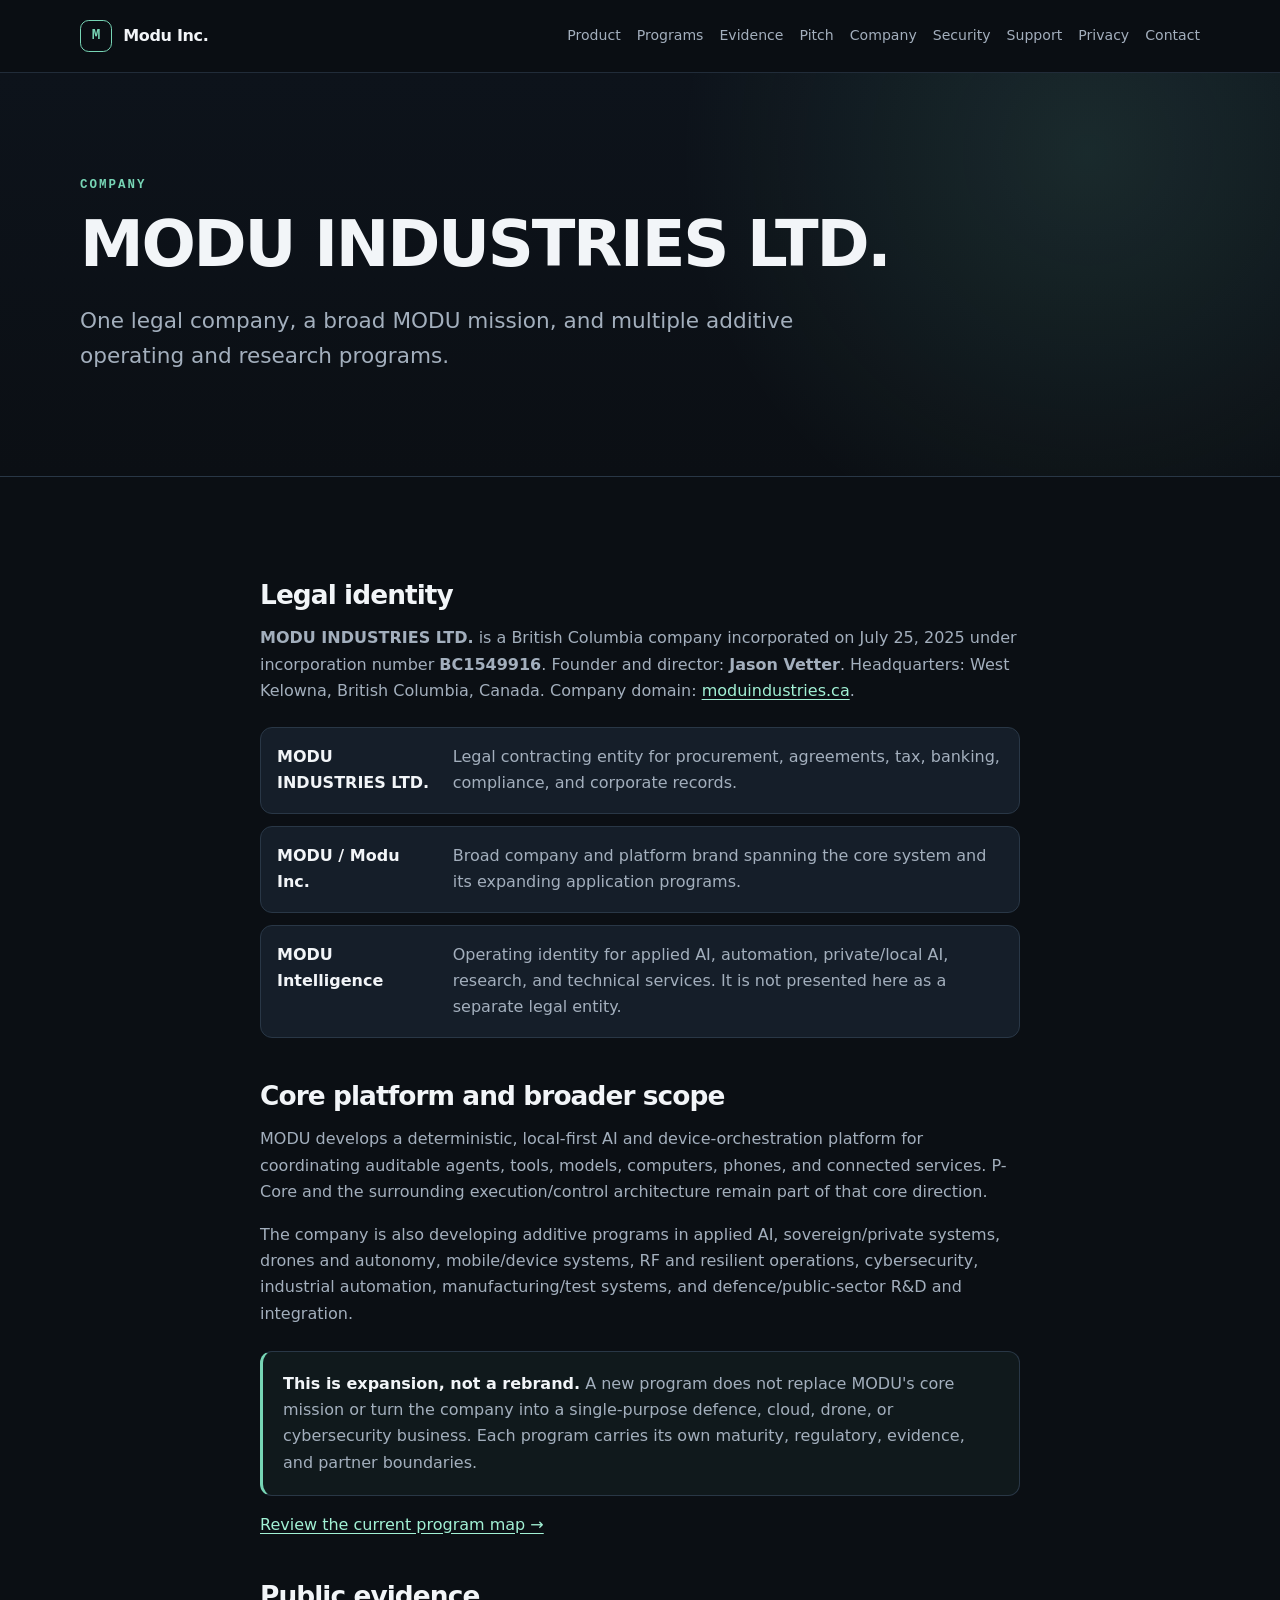
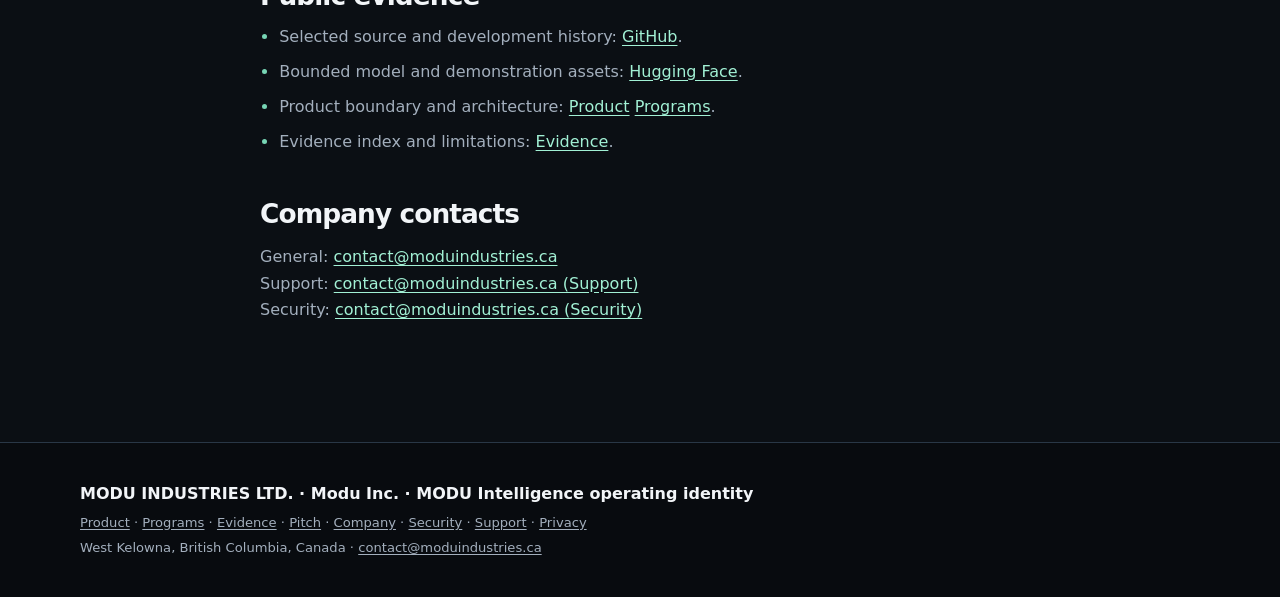
<file: company.html>
<!DOCTYPE html>
        <html lang="en">
        <head>
            <meta charset="UTF-8">
            <meta name="viewport" content="width=device-width, initial-scale=1.0">
            <meta name="description" content="Verified company identity, operating names, and the broad research, product, and commercial scope of MODU INDUSTRIES LTD.">
            <meta name="theme-color" content="#0b0f14">
            <meta name="robots" content="index, follow">
            <link rel="canonical" href="https://moduindustries.ca/company.html">
            <meta property="og:title" content="Company — MODU INDUSTRIES LTD.">
            <meta property="og:description" content="Verified company identity and a factual overview of MODU INDUSTRIES LTD. and its current local-first AI product work.">
            <meta property="og:type" content="website">
            <meta property="og:url" content="https://moduindustries.ca/company.html">
            <meta property="og:site_name" content="Modu Inc.">
            <title>Company — MODU INDUSTRIES LTD.</title>
            <link rel="stylesheet" href="styles.css">

        </head>
        <body>
            <a href="#main" class="skip-link">Skip to content</a>
            <header class="site-header" role="banner">
                <div class="container header-inner">
                    <a href="index.html" class="logo" aria-label="MODU INDUSTRIES LTD. home"><span class="logo-mark">M</span><span>Modu Inc.</span></a>
                    <nav class="nav" aria-label="Main navigation">
    <a href="product.html">Product</a>
    <a href="programs.html">Programs</a>
    <a href="evidence.html">Evidence</a>
    <a href="pitch-deck.html">Pitch</a>
    <a href="company.html">Company</a>
    <a href="security.html">Security</a>
    <a href="support.html">Support</a>
    <a href="privacy.html">Privacy</a>
    <a href="index.html#contact">Contact</a>
</nav>
                </div>
            </header>
            <main id="main" role="main">
                <section class="page-hero" aria-labelledby="page-heading"><div class="container"><p class="eyebrow">Company</p><h1 id="page-heading">MODU INDUSTRIES LTD.</h1><p class="hero-lead">One legal company, a broad MODU mission, and multiple additive operating and research programs.</p></div></section>
<section class="section"><div class="container prose-wide">
    <h2>Legal identity</h2>
    <p><strong>MODU INDUSTRIES LTD.</strong> is a British Columbia company incorporated on July 25, 2025 under incorporation number <strong>BC1549916</strong>. Founder and director: <strong>Jason Vetter</strong>. Headquarters: West Kelowna, British Columbia, Canada. Company domain: <a href="https://moduindustries.ca/">moduindustries.ca</a>.</p>
    <div class="identity-stack" aria-label="MODU identity structure">
        <div class="identity-row"><strong>MODU INDUSTRIES LTD.</strong><span>Legal contracting entity for procurement, agreements, tax, banking, compliance, and corporate records.</span></div>
        <div class="identity-row"><strong>MODU / Modu Inc.</strong><span>Broad company and platform brand spanning the core system and its expanding application programs.</span></div>
        <div class="identity-row"><strong>MODU Intelligence</strong><span>Operating identity for applied AI, automation, private/local AI, research, and technical services. It is not presented here as a separate legal entity.</span></div>
    </div>
    <h2>Core platform and broader scope</h2>
    <p>MODU develops a deterministic, local-first AI and device-orchestration platform for coordinating auditable agents, tools, models, computers, phones, and connected services. P-Core and the surrounding execution/control architecture remain part of that core direction.</p>
    <p>The company is also developing additive programs in applied AI, sovereign/private systems, drones and autonomy, mobile/device systems, RF and resilient operations, cybersecurity, industrial automation, manufacturing/test systems, and defence/public-sector R&amp;D and integration.</p>
    <div class="scope-callout"><strong>This is expansion, not a rebrand.</strong> A new program does not replace MODU's core mission or turn the company into a single-purpose defence, cloud, drone, or cybersecurity business. Each program carries its own maturity, regulatory, evidence, and partner boundaries.</div>
    <p><a href="programs.html">Review the current program map →</a></p>
    <h2>Public evidence</h2><ul class="check-list"><li>Selected source and development history: <a href="https://github.com/J2theN1">GitHub</a>.</li><li>Bounded model and demonstration assets: <a href="https://huggingface.co/moduindustries">Hugging Face</a>.</li><li>Product boundary and architecture: <a href="product.html">Product</a>
    <a href="programs.html">Programs</a>.</li><li>Evidence index and limitations: <a href="evidence.html">Evidence</a>.</li></ul>
    <h2>Company contacts</h2><p>General: <a href="mailto:contact@moduindustries.ca">contact@moduindustries.ca</a><br>Support: <a href="mailto:contact@moduindustries.ca?subject=Support%20request">contact@moduindustries.ca (Support)</a><br>Security: <a href="mailto:contact@moduindustries.ca?subject=Security%20report">contact@moduindustries.ca (Security)</a></p>
</div></section>
            </main>
            <footer class="site-footer" role="contentinfo">
    <div class="container footer-inner">
        <p class="footer-copy">MODU INDUSTRIES LTD. · Modu Inc. · MODU Intelligence operating identity</p>
        <p class="footer-legal"><a href="product.html">Product</a> · <a href="programs.html">Programs</a> · <a href="evidence.html">Evidence</a> · <a href="pitch-deck.html">Pitch</a> · <a href="company.html">Company</a> · <a href="security.html">Security</a> · <a href="support.html">Support</a> · <a href="privacy.html">Privacy</a></p>
        <p class="footer-legal">West Kelowna, British Columbia, Canada · <a href="mailto:contact@moduindustries.ca">contact@moduindustries.ca</a></p>
    </div>
</footer>
        </body>
        </html>
</file>
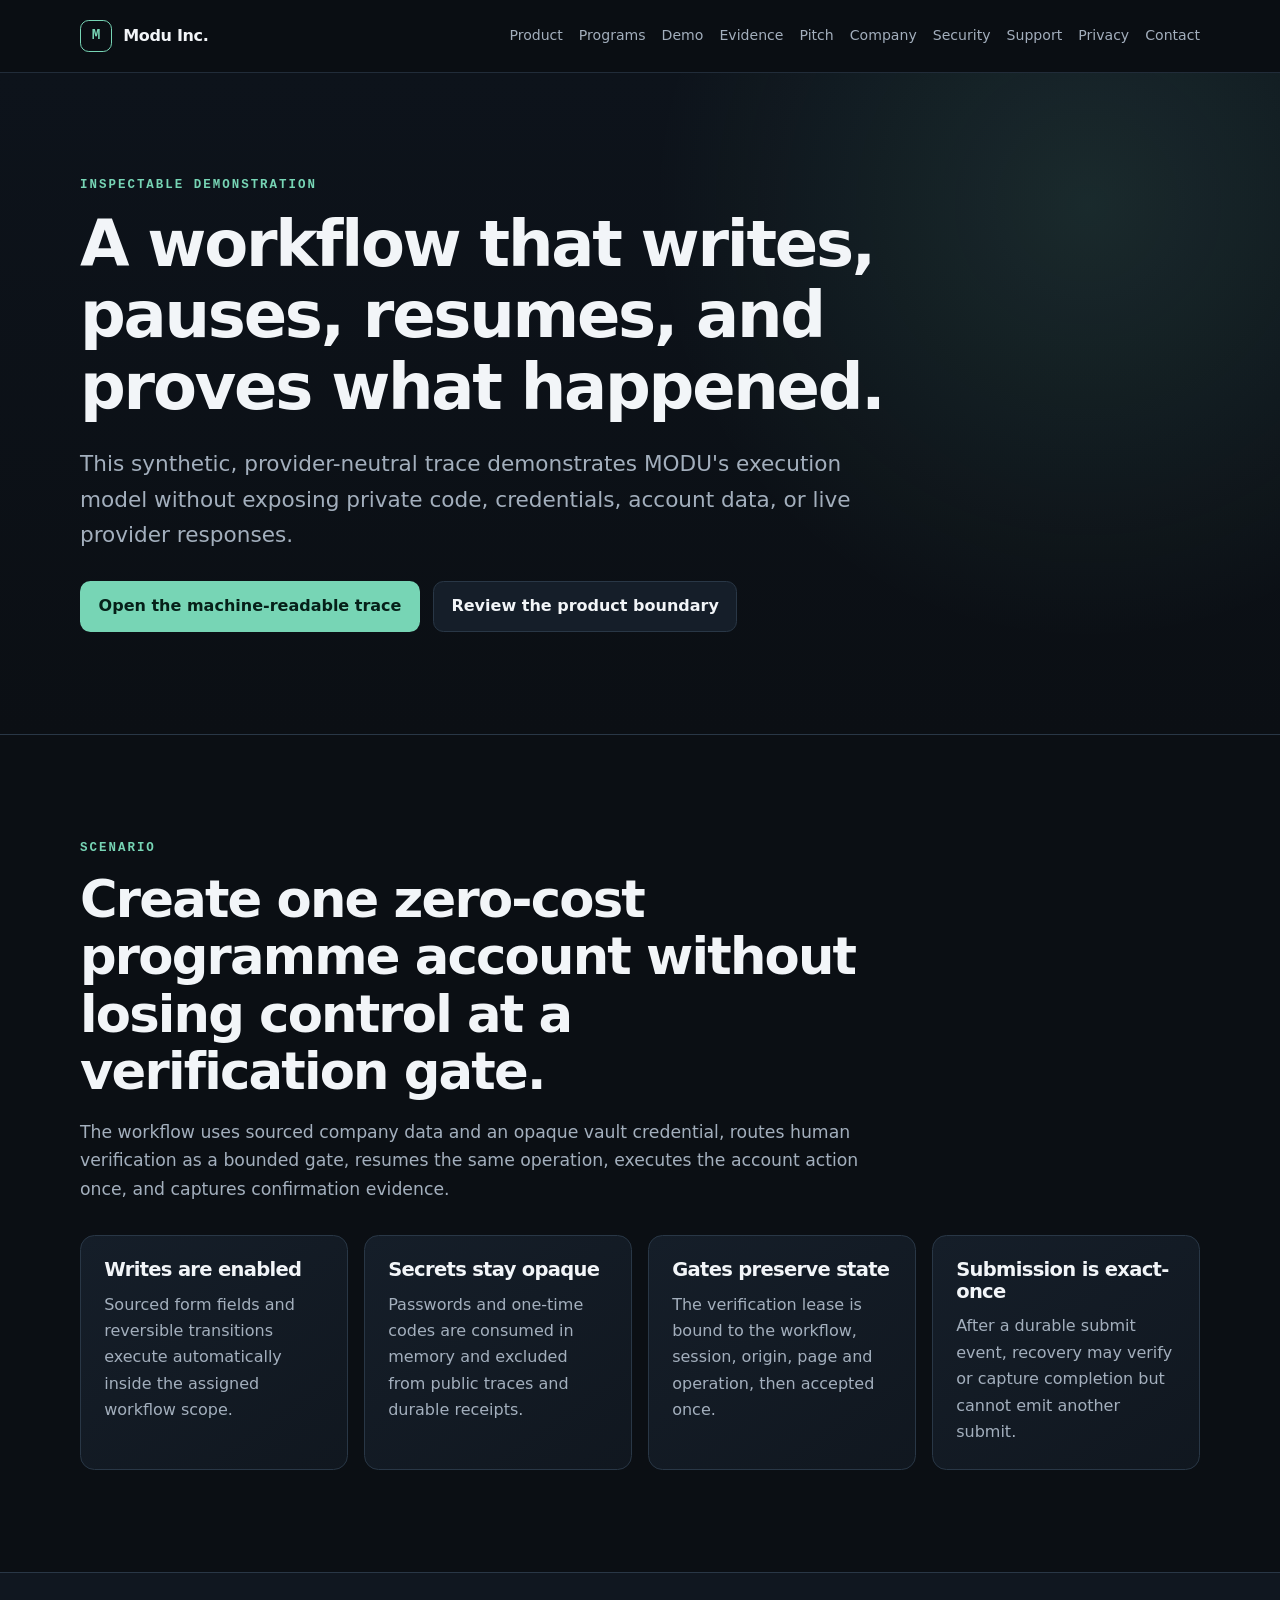
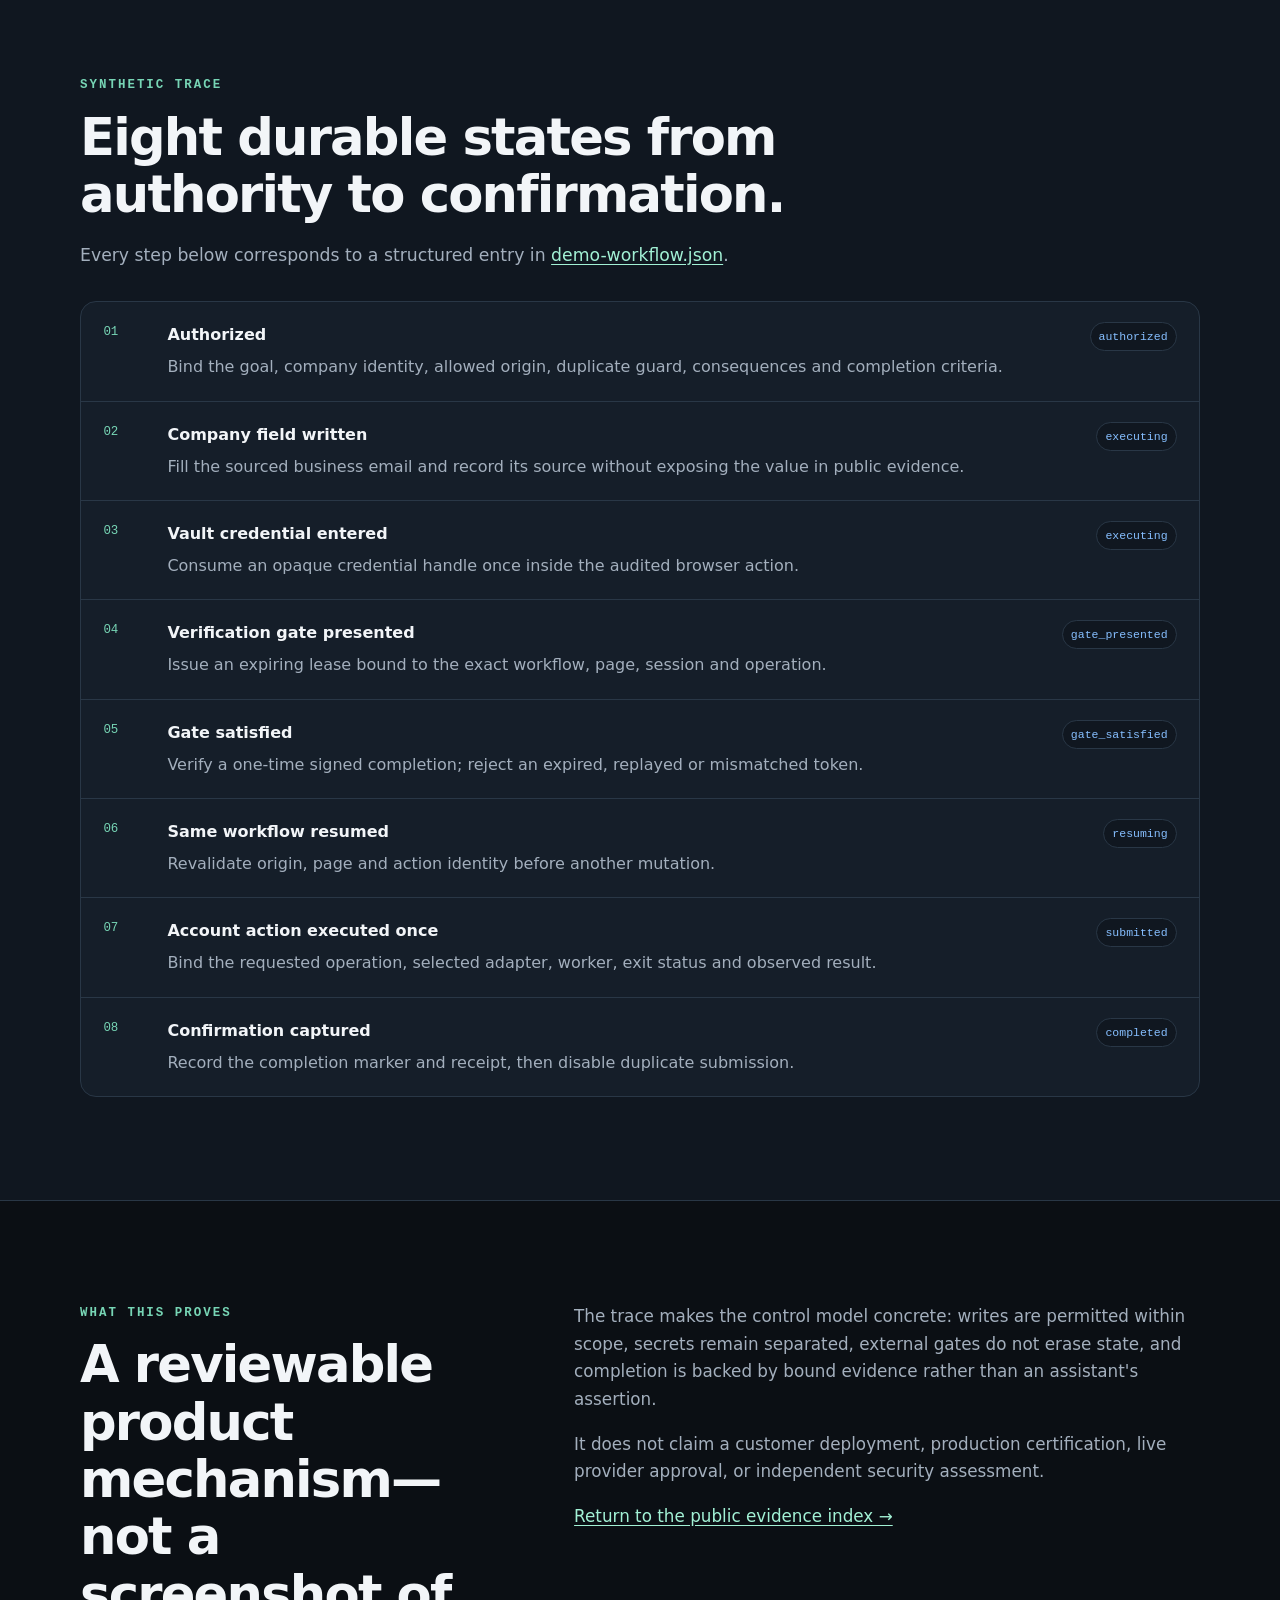
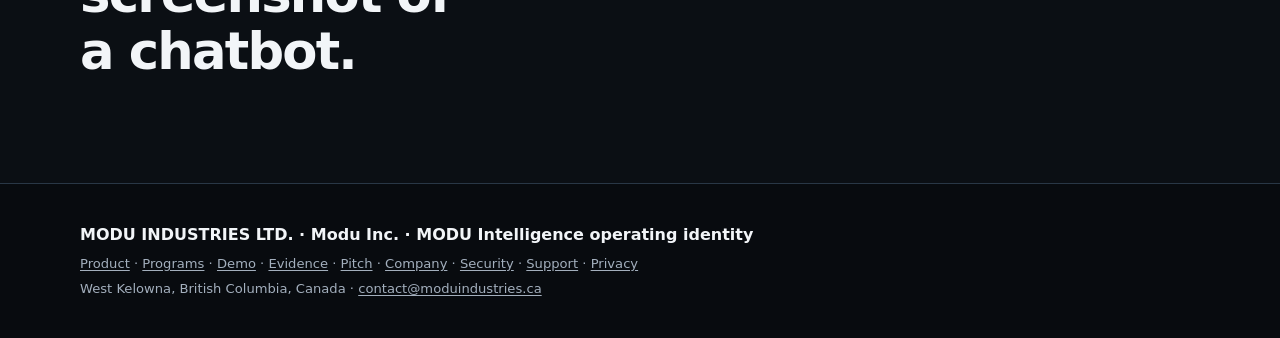
<file: demo.html>
<!DOCTYPE html>
<html lang="en">
<head>
    <meta charset="UTF-8">
    <meta name="viewport" content="width=device-width, initial-scale=1.0">
    <meta name="description" content="Inspect a synthetic, provider-neutral MODU workflow trace showing governed writes, a resumable verification gate, exact-once submission, and result-bound completion evidence.">
    <meta name="theme-color" content="#0b0f14">
    <meta name="robots" content="index, follow">
    <link rel="canonical" href="https://moduindustries.ca/demo.html">
    <meta property="og:title" content="Workflow demo — Modu Inc.">
    <meta property="og:description" content="An inspectable public demonstration of MODU's authorize, execute, gate, resume, submit, and verify workflow model.">
    <meta property="og:type" content="website">
    <meta property="og:url" content="https://moduindustries.ca/demo.html">
    <meta property="og:site_name" content="Modu Inc.">
    <title>Workflow demo — Modu Inc.</title>
    <link rel="stylesheet" href="styles.css">
    <link rel="stylesheet" href="demo.css">
</head>
<body>
    <a href="#main" class="skip-link">Skip to content</a>
    <header class="site-header" role="banner">
        <div class="container header-inner">
            <a href="index.html" class="logo" aria-label="MODU INDUSTRIES LTD. home"><span class="logo-mark">M</span><span>Modu Inc.</span></a>
            <nav class="nav" aria-label="Main navigation">
                <a href="product.html">Product</a>
    <a href="programs.html">Programs</a>
                <a href="demo.html">Demo</a>
                <a href="evidence.html">Evidence</a>
                <a href="pitch-deck.html">Pitch</a>
                <a href="company.html">Company</a>
                <a href="security.html">Security</a>
                <a href="support.html">Support</a>
                <a href="privacy.html">Privacy</a>
                <a href="index.html#contact">Contact</a>
            </nav>
        </div>
    </header>
    <main id="main" role="main">
        <section class="page-hero" aria-labelledby="page-heading">
            <div class="container">
                <p class="eyebrow">Inspectable demonstration</p>
                <h1 id="page-heading">A workflow that writes, pauses, resumes, and proves what happened.</h1>
                <p class="hero-lead">This synthetic, provider-neutral trace demonstrates MODU's execution model without exposing private code, credentials, account data, or live provider responses.</p>
                <div class="button-row">
                    <a class="btn btn-primary" href="demo-workflow.json">Open the machine-readable trace</a>
                    <a class="btn btn-secondary" href="product.html">Review the product boundary</a>
                </div>
            </div>
        </section>

        <section class="section">
            <div class="container">
                <div class="section-heading">
                    <p class="eyebrow">Scenario</p>
                    <h2>Create one zero-cost programme account without losing control at a verification gate.</h2>
                    <p>The workflow uses sourced company data and an opaque vault credential, routes human verification as a bounded gate, resumes the same operation, executes the account action once, and captures confirmation evidence.</p>
                </div>
                <div class="demo-guardrails" aria-label="Workflow guardrails">
                    <article class="card"><h3>Writes are enabled</h3><p>Sourced form fields and reversible transitions execute automatically inside the assigned workflow scope.</p></article>
                    <article class="card"><h3>Secrets stay opaque</h3><p>Passwords and one-time codes are consumed in memory and excluded from public traces and durable receipts.</p></article>
                    <article class="card"><h3>Gates preserve state</h3><p>The verification lease is bound to the workflow, session, origin, page and operation, then accepted once.</p></article>
                    <article class="card"><h3>Submission is exact-once</h3><p>After a durable submit event, recovery may verify or capture completion but cannot emit another submit.</p></article>
                </div>
            </div>
        </section>

        <section class="section section-alt">
            <div class="container">
                <div class="section-heading">
                    <p class="eyebrow">Synthetic trace</p>
                    <h2>Eight durable states from authority to confirmation.</h2>
                    <p>Every step below corresponds to a structured entry in <a href="demo-workflow.json">demo-workflow.json</a>.</p>
                </div>
                <ol class="demo-trace">
                    <li><span>01</span><div><strong>Authorized</strong><p>Bind the goal, company identity, allowed origin, duplicate guard, consequences and completion criteria.</p></div><code>authorized</code></li>
                    <li><span>02</span><div><strong>Company field written</strong><p>Fill the sourced business email and record its source without exposing the value in public evidence.</p></div><code>executing</code></li>
                    <li><span>03</span><div><strong>Vault credential entered</strong><p>Consume an opaque credential handle once inside the audited browser action.</p></div><code>executing</code></li>
                    <li><span>04</span><div><strong>Verification gate presented</strong><p>Issue an expiring lease bound to the exact workflow, page, session and operation.</p></div><code>gate_presented</code></li>
                    <li><span>05</span><div><strong>Gate satisfied</strong><p>Verify a one-time signed completion; reject an expired, replayed or mismatched token.</p></div><code>gate_satisfied</code></li>
                    <li><span>06</span><div><strong>Same workflow resumed</strong><p>Revalidate origin, page and action identity before another mutation.</p></div><code>resuming</code></li>
                    <li><span>07</span><div><strong>Account action executed once</strong><p>Bind the requested operation, selected adapter, worker, exit status and observed result.</p></div><code>submitted</code></li>
                    <li><span>08</span><div><strong>Confirmation captured</strong><p>Record the completion marker and receipt, then disable duplicate submission.</p></div><code>completed</code></li>
                </ol>
            </div>
        </section>

        <section class="section">
            <div class="container two-column">
                <div>
                    <p class="eyebrow">What this proves</p>
                    <h2>A reviewable product mechanism—not a screenshot of a chatbot.</h2>
                </div>
                <div class="prose">
                    <p>The trace makes the control model concrete: writes are permitted within scope, secrets remain separated, external gates do not erase state, and completion is backed by bound evidence rather than an assistant's assertion.</p>
                    <p>It does not claim a customer deployment, production certification, live provider approval, or independent security assessment.</p>
                    <p><a href="evidence.html">Return to the public evidence index →</a></p>
                </div>
            </div>
        </section>
    </main>
    <footer class="site-footer" role="contentinfo">
        <div class="container footer-inner">
            <p class="footer-copy">MODU INDUSTRIES LTD. · Modu Inc. · MODU Intelligence operating identity</p>
            <p class="footer-legal"><a href="product.html">Product</a> · <a href="programs.html">Programs</a> · <a href="demo.html">Demo</a> · <a href="evidence.html">Evidence</a> · <a href="pitch-deck.html">Pitch</a> · <a href="company.html">Company</a> · <a href="security.html">Security</a> · <a href="support.html">Support</a> · <a href="privacy.html">Privacy</a></p>
            <p class="footer-legal">West Kelowna, British Columbia, Canada · <a href="mailto:contact@moduindustries.ca">contact@moduindustries.ca</a></p>
        </div>
    </footer>
</body>
</html>
</file>
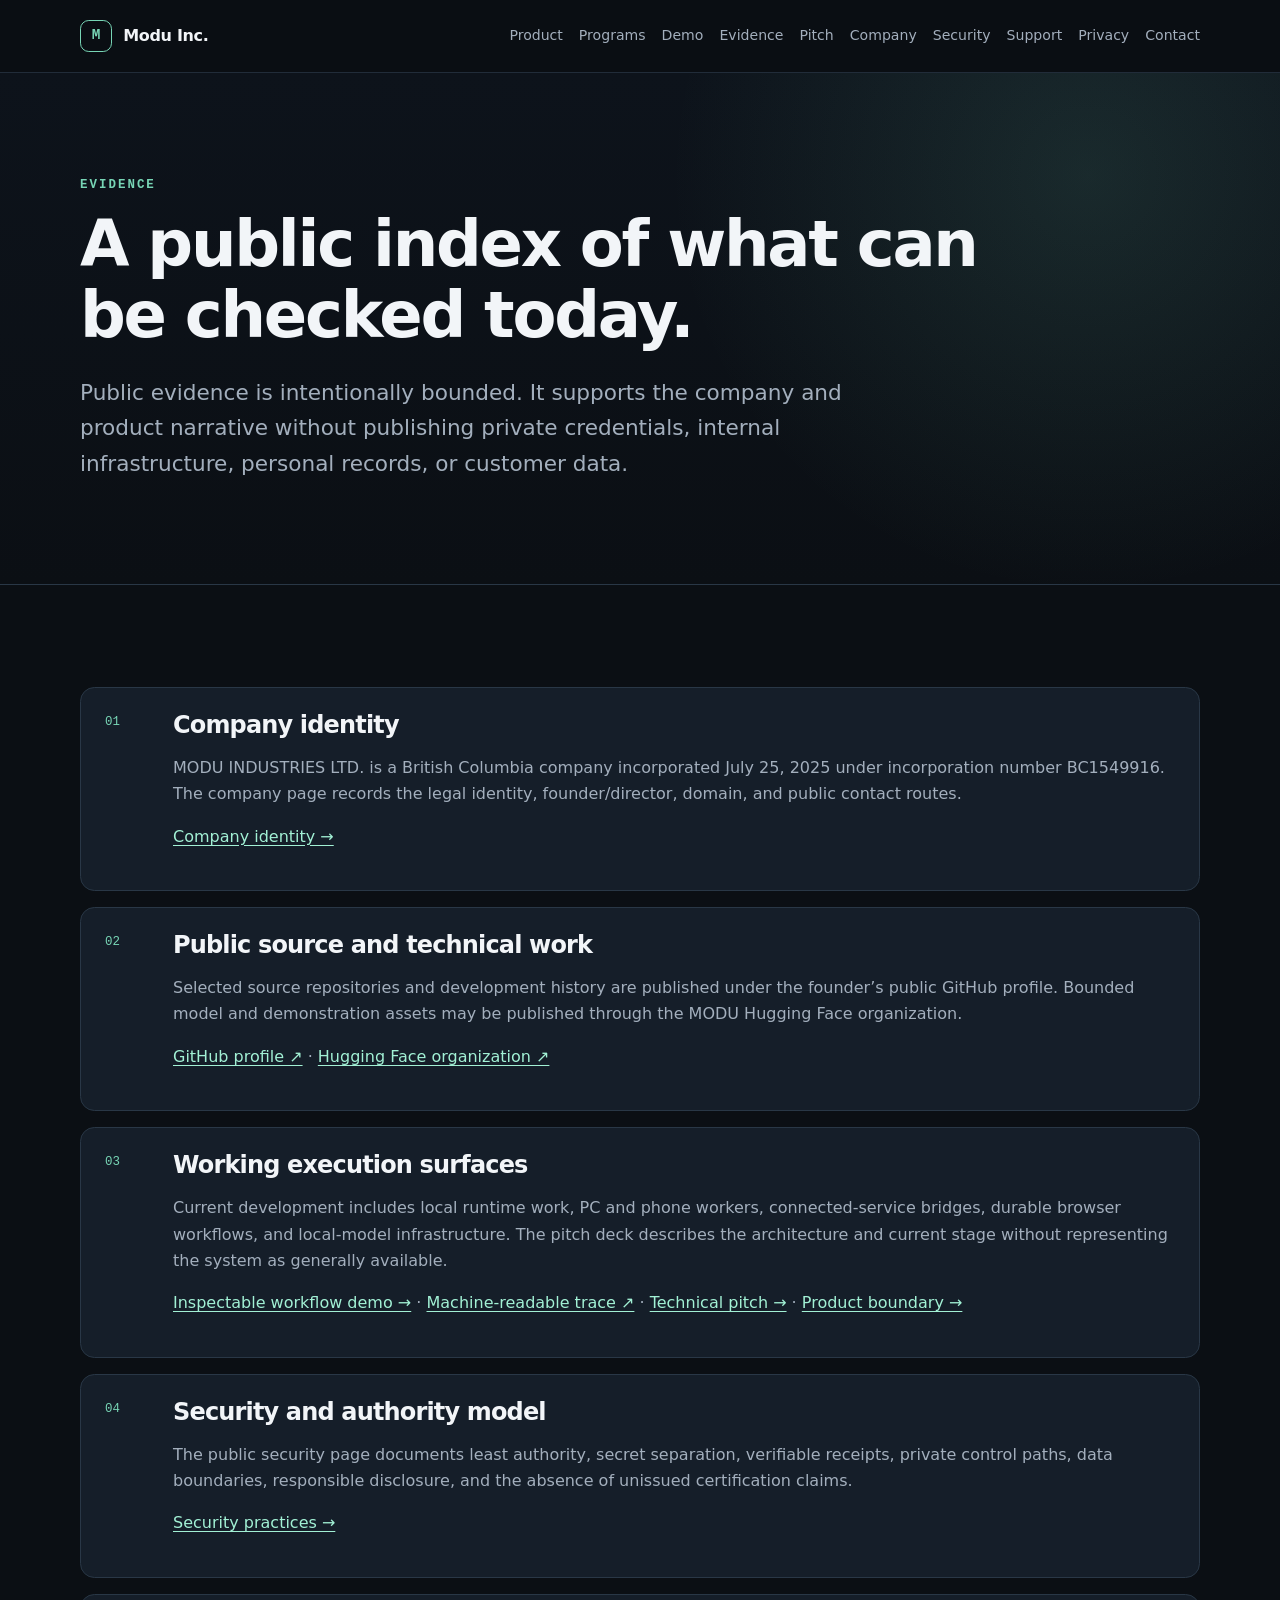
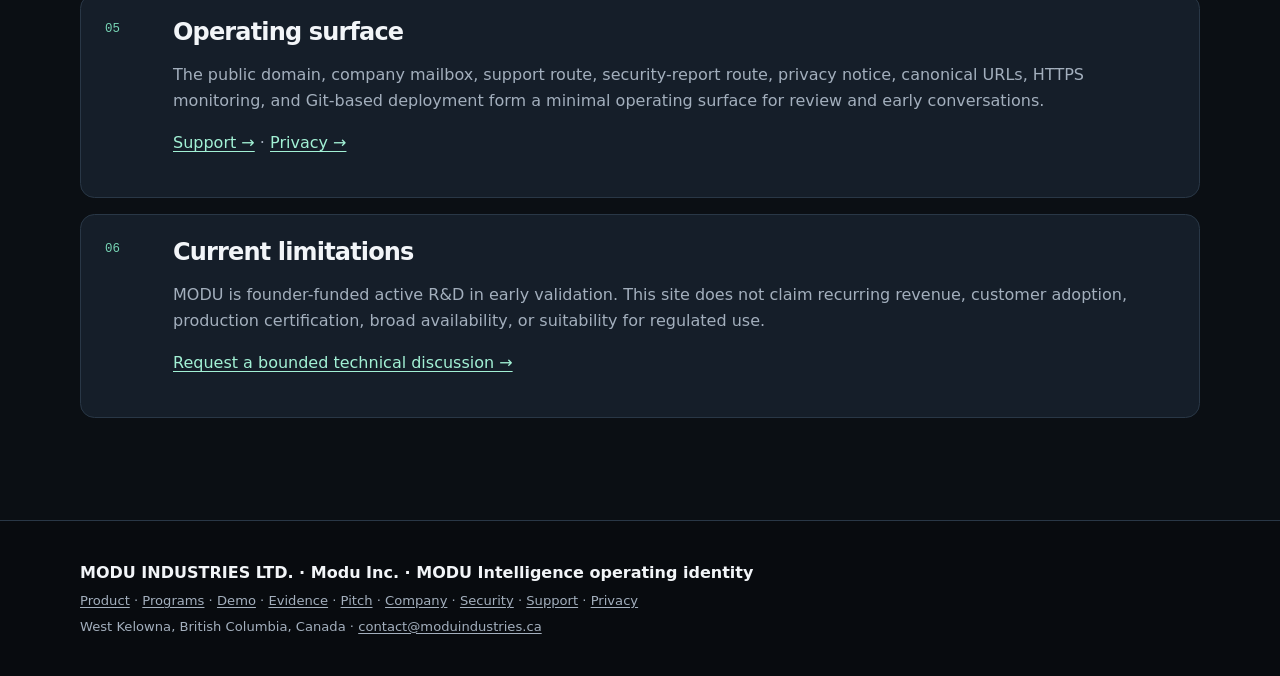
<file: evidence.html>
<!DOCTYPE html>
        <html lang="en">
        <head>
            <meta charset="UTF-8">
            <meta name="viewport" content="width=device-width, initial-scale=1.0">
            <meta name="description" content="A bounded public index of MODU company identity, source, technical work, security practices, operating surface, and current limitations.">
            <meta name="theme-color" content="#0b0f14">
            <meta name="robots" content="index, follow">
            <link rel="canonical" href="https://moduindustries.ca/evidence.html">
            <meta property="og:title" content="Evidence — Modu Inc.">
            <meta property="og:description" content="A bounded public index of MODU company identity, source, technical work, security practices, operating surface, and current limitations.">
            <meta property="og:type" content="website">
            <meta property="og:url" content="https://moduindustries.ca/evidence.html">
            <meta property="og:site_name" content="Modu Inc.">
            <title>Evidence — Modu Inc.</title>
            <link rel="stylesheet" href="styles.css">

        </head>
        <body>
            <a href="#main" class="skip-link">Skip to content</a>
            <header class="site-header" role="banner">
                <div class="container header-inner">
                    <a href="index.html" class="logo" aria-label="MODU INDUSTRIES LTD. home"><span class="logo-mark">M</span><span>Modu Inc.</span></a>
                    <nav class="nav" aria-label="Main navigation">
    <a href="product.html">Product</a>
    <a href="programs.html">Programs</a>
    <a href="demo.html">Demo</a>
    <a href="evidence.html">Evidence</a>
    <a href="pitch-deck.html">Pitch</a>
    <a href="company.html">Company</a>
    <a href="security.html">Security</a>
    <a href="support.html">Support</a>
    <a href="privacy.html">Privacy</a>
    <a href="index.html#contact">Contact</a>
</nav>
                </div>
            </header>
            <main id="main" role="main">
                <section class="page-hero" aria-labelledby="page-heading">
    <div class="container">
        <p class="eyebrow">Evidence</p>
        <h1 id="page-heading">A public index of what can be checked today.</h1>
        <p class="hero-lead">Public evidence is intentionally bounded. It supports the company and product narrative without publishing private credentials, internal infrastructure, personal records, or customer data.</p>
    </div>
</section>

<section class="section">
    <div class="container evidence-sections">
        <article class="evidence-block"><p class="card-number">01</p><div><h2>Company identity</h2><p>MODU INDUSTRIES LTD. is a British Columbia company incorporated July 25, 2025 under incorporation number BC1549916. The company page records the legal identity, founder/director, domain, and public contact routes.</p><p><a href="company.html">Company identity →</a></p></div></article>
        <article class="evidence-block"><p class="card-number">02</p><div><h2>Public source and technical work</h2><p>Selected source repositories and development history are published under the founder’s public GitHub profile. Bounded model and demonstration assets may be published through the MODU Hugging Face organization.</p><p><a href="https://github.com/J2theN1">GitHub profile ↗</a> · <a href="https://huggingface.co/moduindustries">Hugging Face organization ↗</a></p></div></article>
        <article class="evidence-block"><p class="card-number">03</p><div><h2>Working execution surfaces</h2><p>Current development includes local runtime work, PC and phone workers, connected-service bridges, durable browser workflows, and local-model infrastructure. The pitch deck describes the architecture and current stage without representing the system as generally available.</p><p><a href="demo.html">Inspectable workflow demo →</a> · <a href="demo-workflow.json">Machine-readable trace ↗</a> · <a href="pitch-deck.html">Technical pitch →</a> · <a href="product.html">Product boundary →</a></p></div></article>
        <article class="evidence-block"><p class="card-number">04</p><div><h2>Security and authority model</h2><p>The public security page documents least authority, secret separation, verifiable receipts, private control paths, data boundaries, responsible disclosure, and the absence of unissued certification claims.</p><p><a href="security.html">Security practices →</a></p></div></article>
        <article class="evidence-block"><p class="card-number">05</p><div><h2>Operating surface</h2><p>The public domain, company mailbox, support route, security-report route, privacy notice, canonical URLs, HTTPS monitoring, and Git-based deployment form a minimal operating surface for review and early conversations.</p><p><a href="support.html">Support →</a> · <a href="privacy.html">Privacy →</a></p></div></article>
        <article class="evidence-block"><p class="card-number">06</p><div><h2>Current limitations</h2><p>MODU is founder-funded active R&amp;D in early validation. This site does not claim recurring revenue, customer adoption, production certification, broad availability, or suitability for regulated use.</p><p><a href="mailto:contact@moduindustries.ca">Request a bounded technical discussion →</a></p></div></article>
    </div>
</section>
            </main>
            <footer class="site-footer" role="contentinfo">
    <div class="container footer-inner">
        <p class="footer-copy">MODU INDUSTRIES LTD. · Modu Inc. · MODU Intelligence operating identity</p>
        <p class="footer-legal"><a href="product.html">Product</a> · <a href="programs.html">Programs</a> · <a href="demo.html">Demo</a> · <a href="evidence.html">Evidence</a> · <a href="pitch-deck.html">Pitch</a> · <a href="company.html">Company</a> · <a href="security.html">Security</a> · <a href="support.html">Support</a> · <a href="privacy.html">Privacy</a></p>
        <p class="footer-legal">West Kelowna, British Columbia, Canada · <a href="mailto:contact@moduindustries.ca">contact@moduindustries.ca</a></p>
    </div>
</footer>
        </body>
        </html>
</file>
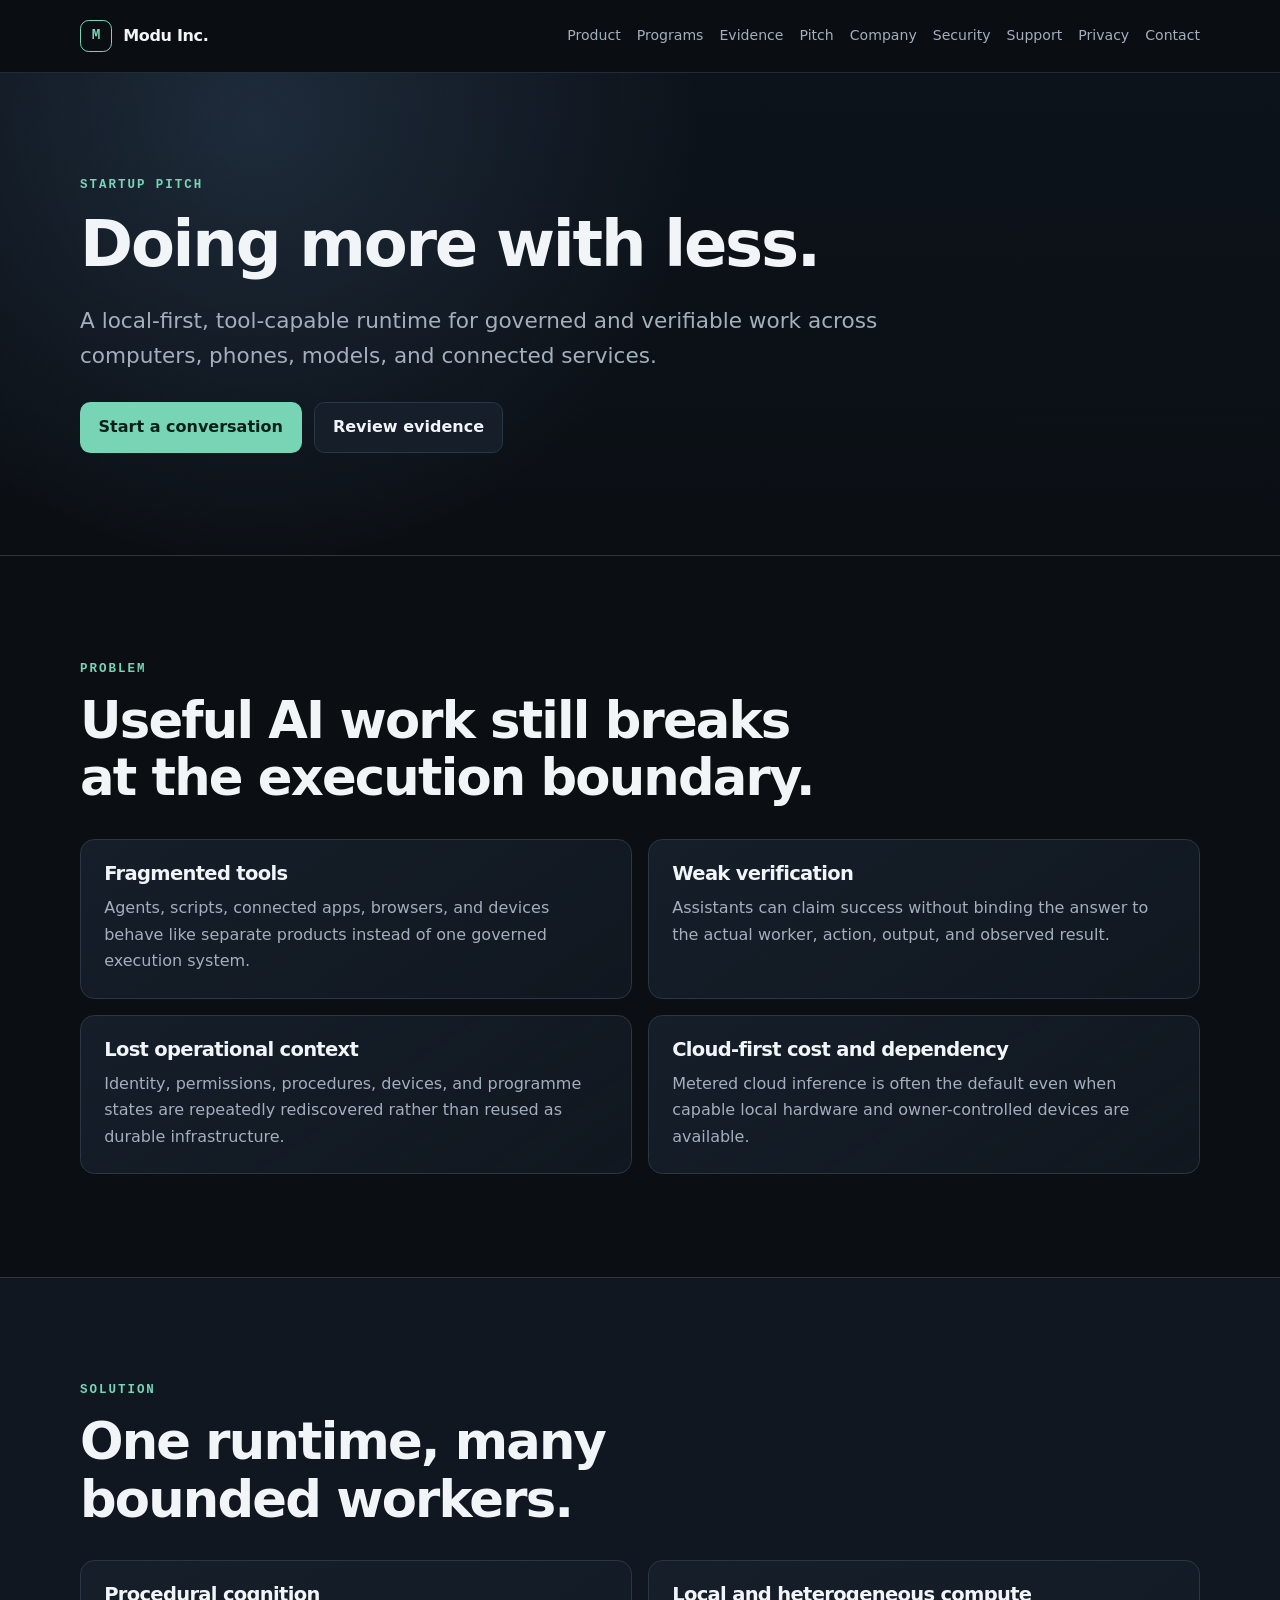
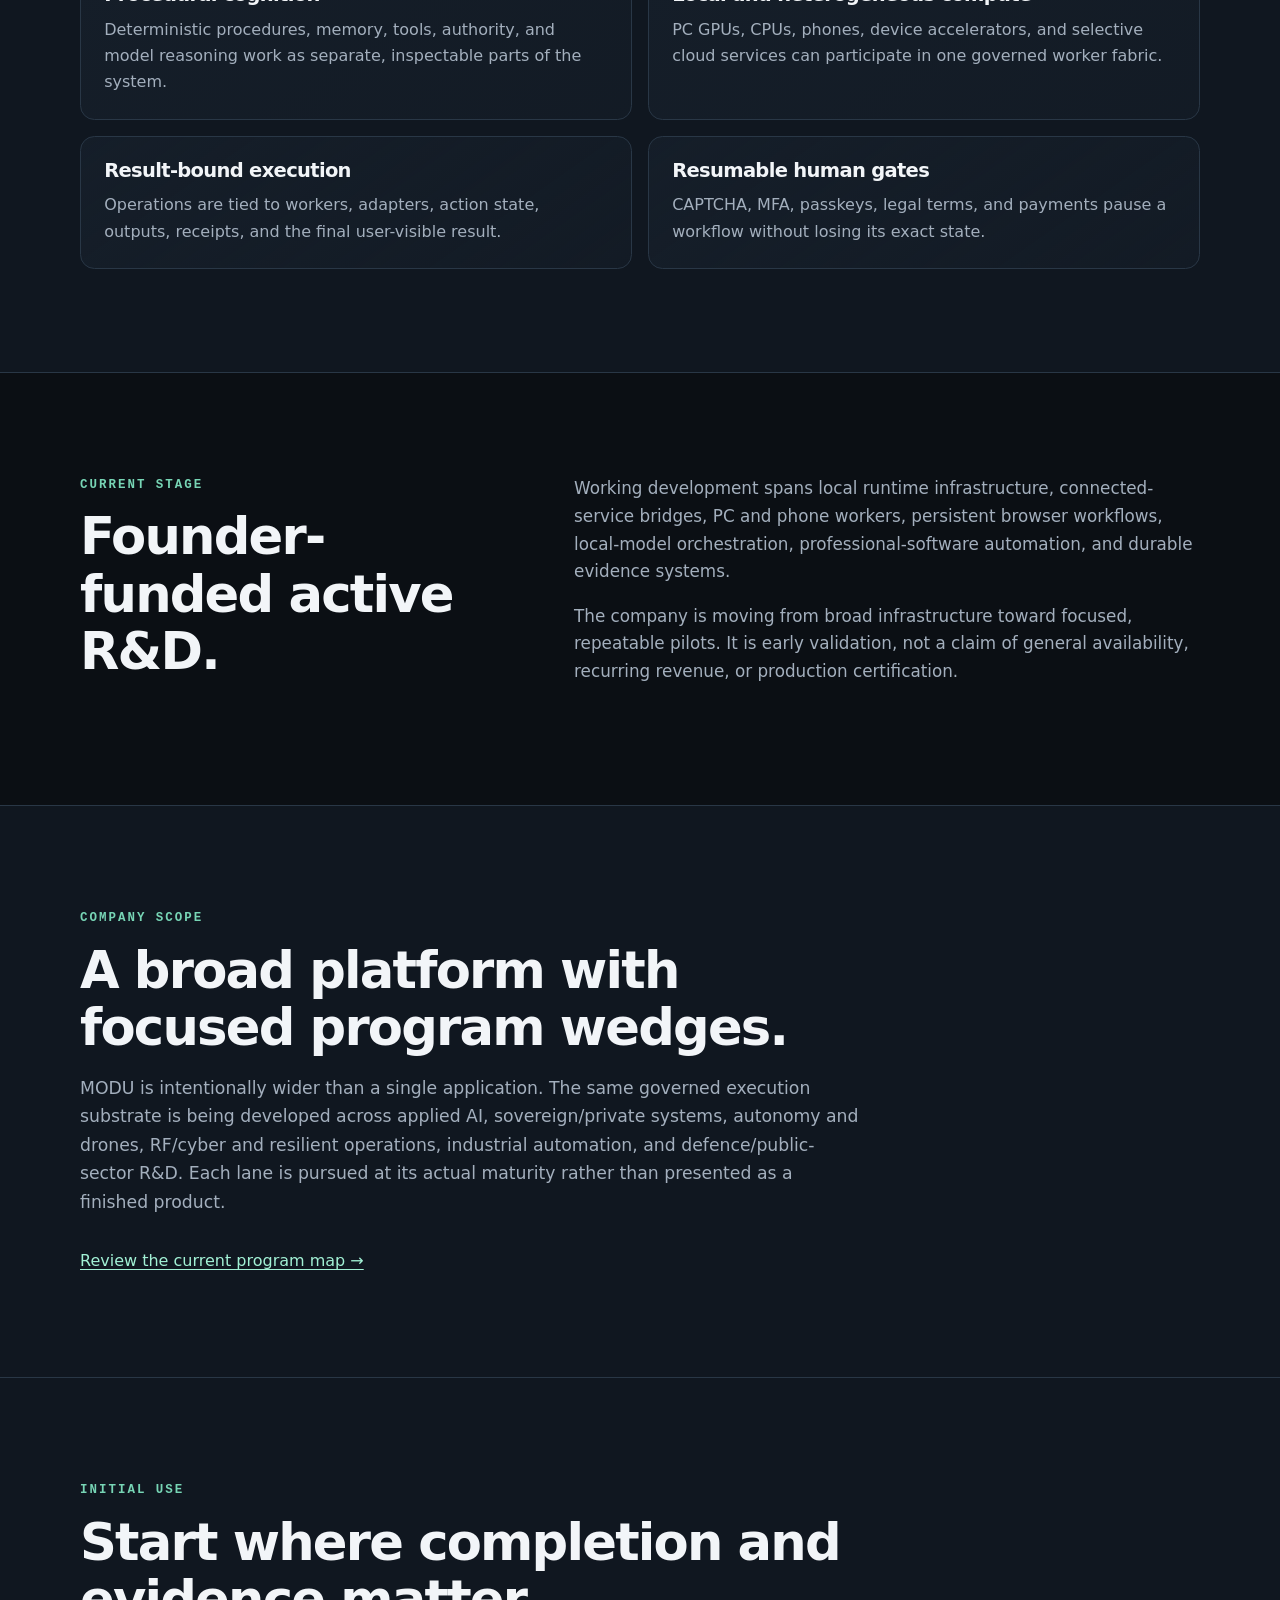
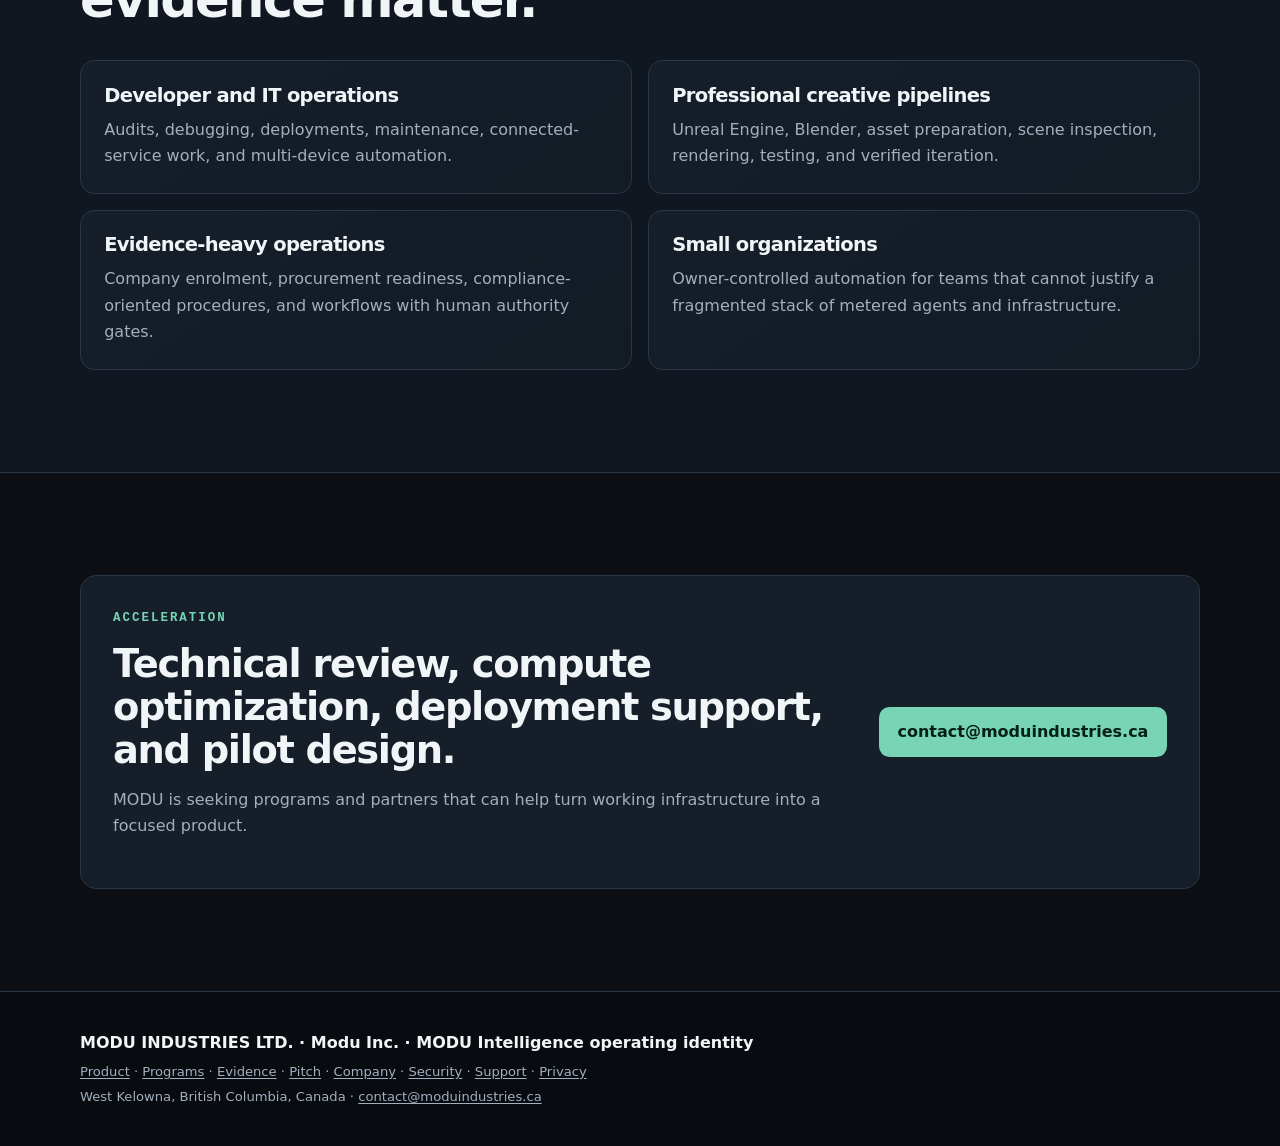
<file: pitch-deck.html>
<!DOCTYPE html>
        <html lang="en">
        <head>
            <meta charset="UTF-8">
            <meta name="viewport" content="width=device-width, initial-scale=1.0">
            <meta name="description" content="MODU startup pitch: a local-first governed AI runtime serving a broader portfolio of applied AI, autonomy, sovereign systems, RF/cyber, and industrial programs.">
            <meta name="theme-color" content="#0b0f14">
            <meta name="robots" content="index, follow">
            <link rel="canonical" href="https://moduindustries.ca/pitch-deck.html">
            <meta property="og:title" content="Startup Pitch — MODU INDUSTRIES LTD.">
            <meta property="og:description" content="MODU startup pitch: local-first AI, procedural cognition, cross-device workers, result-bound execution, current stage, and acceleration needs.">
            <meta property="og:type" content="website">
            <meta property="og:url" content="https://moduindustries.ca/pitch-deck.html">
            <meta property="og:site_name" content="Modu Inc.">
            <title>Startup Pitch — MODU INDUSTRIES LTD.</title>
            <link rel="stylesheet" href="styles.css">

        </head>
        <body>
            <a href="#main" class="skip-link">Skip to content</a>
            <header class="site-header" role="banner">
                <div class="container header-inner">
                    <a href="index.html" class="logo" aria-label="MODU INDUSTRIES LTD. home"><span class="logo-mark">M</span><span>Modu Inc.</span></a>
                    <nav class="nav" aria-label="Main navigation">
    <a href="product.html">Product</a>
    <a href="programs.html">Programs</a>
    <a href="evidence.html">Evidence</a>
    <a href="pitch-deck.html">Pitch</a>
    <a href="company.html">Company</a>
    <a href="security.html">Security</a>
    <a href="support.html">Support</a>
    <a href="privacy.html">Privacy</a>
    <a href="index.html#contact">Contact</a>
</nav>
                </div>
            </header>
            <main id="main" role="main">
                <section class="page-hero pitch-hero" aria-labelledby="page-heading"><div class="container"><p class="eyebrow">Startup pitch</p><h1 id="page-heading">Doing more with less.</h1><p class="hero-lead">A local-first, tool-capable runtime for governed and verifiable work across computers, phones, models, and connected services.</p><div class="button-row"><a class="btn btn-primary" href="mailto:contact@moduindustries.ca">Start a conversation</a><a class="btn btn-secondary" href="evidence.html">Review evidence</a></div></div></section>
<section class="section"><div class="container"><div class="section-heading"><p class="eyebrow">Problem</p><h2>Useful AI work still breaks at the execution boundary.</h2></div><div class="card-grid two-up"><article class="card"><h3>Fragmented tools</h3><p>Agents, scripts, connected apps, browsers, and devices behave like separate products instead of one governed execution system.</p></article><article class="card"><h3>Weak verification</h3><p>Assistants can claim success without binding the answer to the actual worker, action, output, and observed result.</p></article><article class="card"><h3>Lost operational context</h3><p>Identity, permissions, procedures, devices, and programme states are repeatedly rediscovered rather than reused as durable infrastructure.</p></article><article class="card"><h3>Cloud-first cost and dependency</h3><p>Metered cloud inference is often the default even when capable local hardware and owner-controlled devices are available.</p></article></div></div></section>
<section class="section section-alt"><div class="container"><div class="section-heading"><p class="eyebrow">Solution</p><h2>One runtime, many bounded workers.</h2></div><div class="card-grid two-up"><article class="card"><h3>Procedural cognition</h3><p>Deterministic procedures, memory, tools, authority, and model reasoning work as separate, inspectable parts of the system.</p></article><article class="card"><h3>Local and heterogeneous compute</h3><p>PC GPUs, CPUs, phones, device accelerators, and selective cloud services can participate in one governed worker fabric.</p></article><article class="card"><h3>Result-bound execution</h3><p>Operations are tied to workers, adapters, action state, outputs, receipts, and the final user-visible result.</p></article><article class="card"><h3>Resumable human gates</h3><p>CAPTCHA, MFA, passkeys, legal terms, and payments pause a workflow without losing its exact state.</p></article></div></div></section>
<section class="section"><div class="container two-column"><div><p class="eyebrow">Current stage</p><h2>Founder-funded active R&amp;D.</h2></div><div class="prose"><p>Working development spans local runtime infrastructure, connected-service bridges, PC and phone workers, persistent browser workflows, local-model orchestration, professional-software automation, and durable evidence systems.</p><p>The company is moving from broad infrastructure toward focused, repeatable pilots. It is early validation, not a claim of general availability, recurring revenue, or production certification.</p></div></div></section>
<section class="section section-alt"><div class="container"><div class="section-heading"><p class="eyebrow">Company scope</p><h2>A broad platform with focused program wedges.</h2><p>MODU is intentionally wider than a single application. The same governed execution substrate is being developed across applied AI, sovereign/private systems, autonomy and drones, RF/cyber and resilient operations, industrial automation, and defence/public-sector R&amp;D. Each lane is pursued at its actual maturity rather than presented as a finished product.</p></div><p class="section-link"><a href="programs.html">Review the current program map →</a></p></div></section>
<section class="section section-alt"><div class="container"><div class="section-heading"><p class="eyebrow">Initial use</p><h2>Start where completion and evidence matter.</h2></div><div class="card-grid two-up"><article class="card"><h3>Developer and IT operations</h3><p>Audits, debugging, deployments, maintenance, connected-service work, and multi-device automation.</p></article><article class="card"><h3>Professional creative pipelines</h3><p>Unreal Engine, Blender, asset preparation, scene inspection, rendering, testing, and verified iteration.</p></article><article class="card"><h3>Evidence-heavy operations</h3><p>Company enrolment, procurement readiness, compliance-oriented procedures, and workflows with human authority gates.</p></article><article class="card"><h3>Small organizations</h3><p>Owner-controlled automation for teams that cannot justify a fragmented stack of metered agents and infrastructure.</p></article></div></div></section>
<section class="section"><div class="container contact-panel"><div><p class="eyebrow">Acceleration</p><h2>Technical review, compute optimization, deployment support, and pilot design.</h2><p>MODU is seeking programs and partners that can help turn working infrastructure into a focused product.</p></div><a class="btn btn-primary" href="mailto:contact@moduindustries.ca">contact@moduindustries.ca</a></div></section>
            </main>
            <footer class="site-footer" role="contentinfo">
    <div class="container footer-inner">
        <p class="footer-copy">MODU INDUSTRIES LTD. · Modu Inc. · MODU Intelligence operating identity</p>
        <p class="footer-legal"><a href="product.html">Product</a> · <a href="programs.html">Programs</a> · <a href="evidence.html">Evidence</a> · <a href="pitch-deck.html">Pitch</a> · <a href="company.html">Company</a> · <a href="security.html">Security</a> · <a href="support.html">Support</a> · <a href="privacy.html">Privacy</a></p>
        <p class="footer-legal">West Kelowna, British Columbia, Canada · <a href="mailto:contact@moduindustries.ca">contact@moduindustries.ca</a></p>
    </div>
</footer>
        </body>
        </html>
</file>
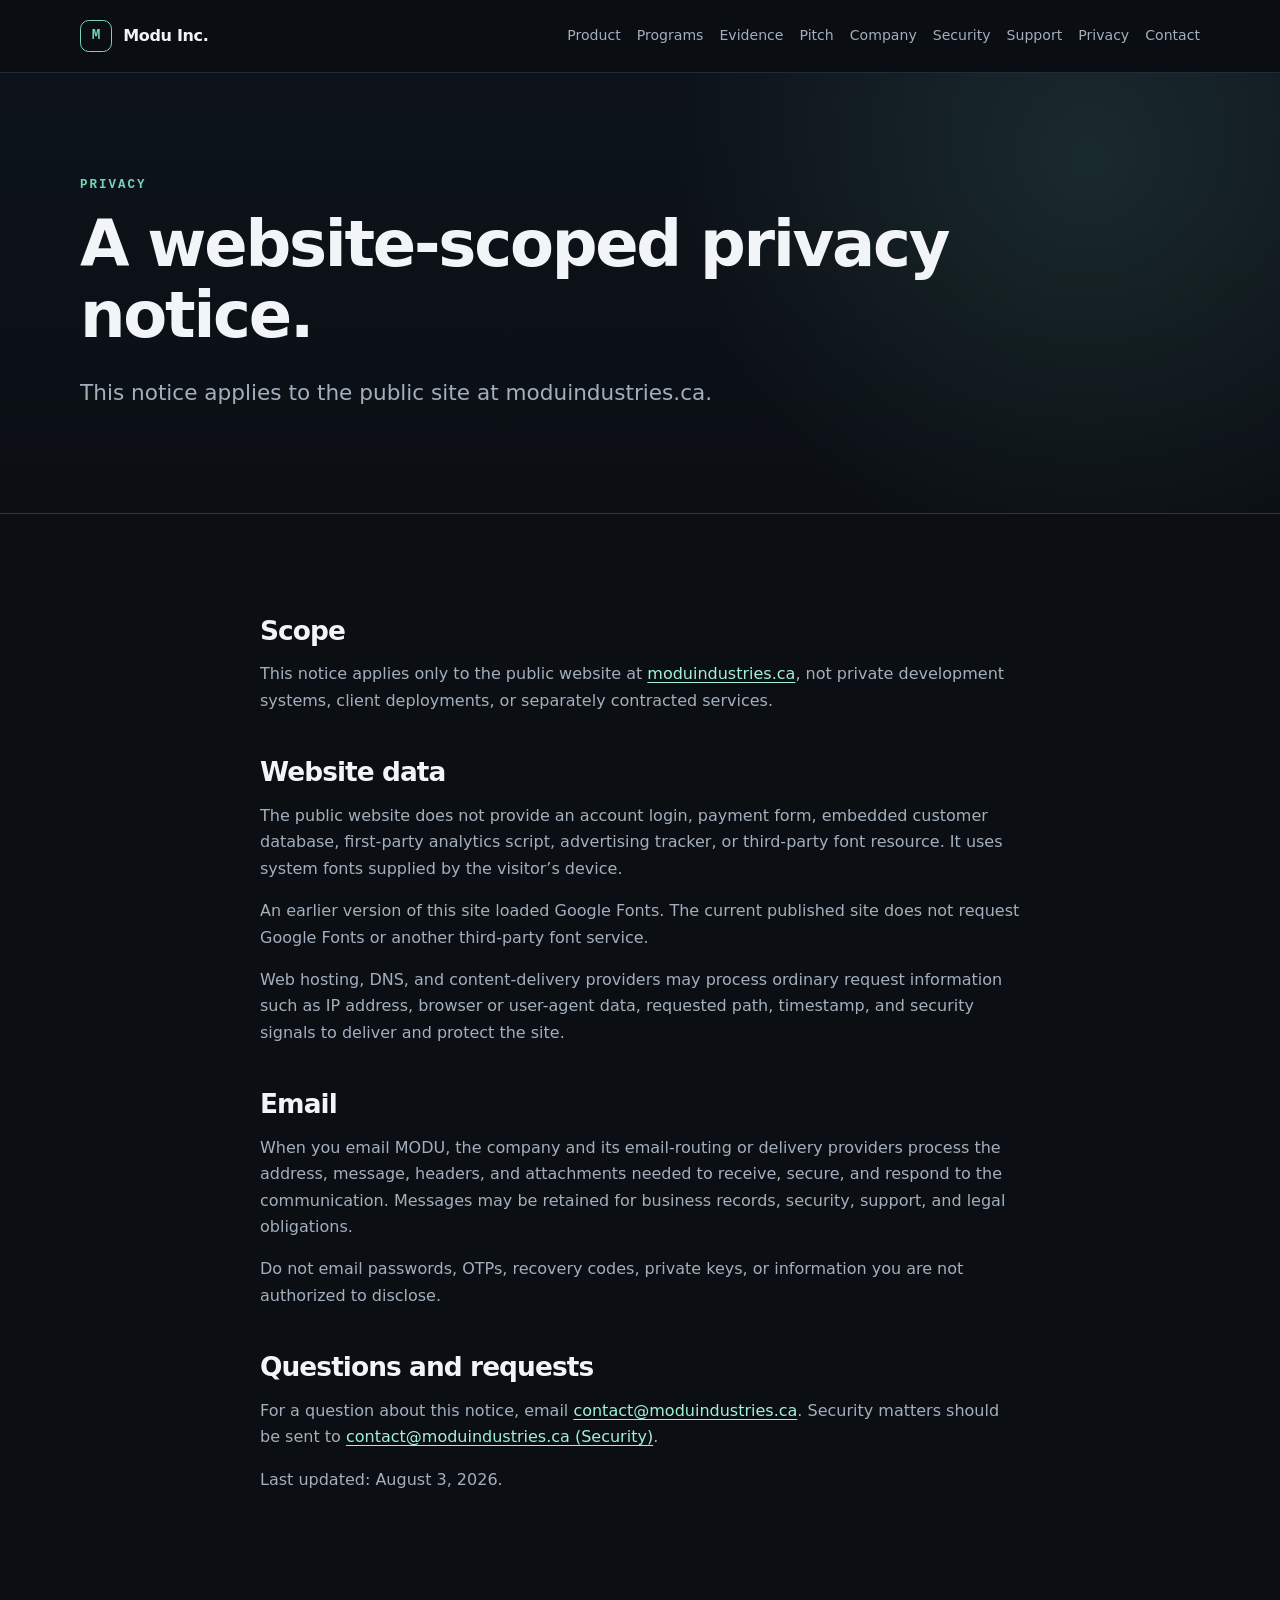
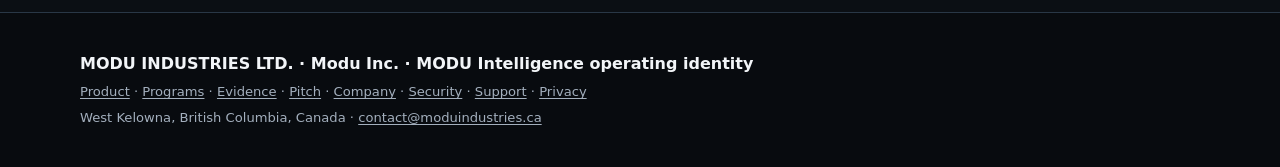
<file: privacy.html>
<!DOCTYPE html>
        <html lang="en">
        <head>
            <meta charset="UTF-8">
            <meta name="viewport" content="width=device-width, initial-scale=1.0">
            <meta name="description" content="A website-scoped privacy notice for moduindustries.ca, including hosting request data, email handling, and the absence of trackers and third-party fonts.">
            <meta name="theme-color" content="#0b0f14">
            <meta name="robots" content="index, follow">
            <link rel="canonical" href="https://moduindustries.ca/privacy.html">
            <meta property="og:title" content="Privacy — MODU INDUSTRIES LTD.">
            <meta property="og:description" content="A website-scoped privacy notice for moduindustries.ca, including hosting request data, email handling, and the absence of trackers and third-party fonts.">
            <meta property="og:type" content="website">
            <meta property="og:url" content="https://moduindustries.ca/privacy.html">
            <meta property="og:site_name" content="Modu Inc.">
            <title>Privacy — MODU INDUSTRIES LTD.</title>
            <link rel="stylesheet" href="styles.css">

        </head>
        <body>
            <a href="#main" class="skip-link">Skip to content</a>
            <header class="site-header" role="banner">
                <div class="container header-inner">
                    <a href="index.html" class="logo" aria-label="MODU INDUSTRIES LTD. home"><span class="logo-mark">M</span><span>Modu Inc.</span></a>
                    <nav class="nav" aria-label="Main navigation">
    <a href="product.html">Product</a>
    <a href="programs.html">Programs</a>
    <a href="evidence.html">Evidence</a>
    <a href="pitch-deck.html">Pitch</a>
    <a href="company.html">Company</a>
    <a href="security.html">Security</a>
    <a href="support.html">Support</a>
    <a href="privacy.html">Privacy</a>
    <a href="index.html#contact">Contact</a>
</nav>
                </div>
            </header>
            <main id="main" role="main">
                <section class="page-hero" aria-labelledby="page-heading"><div class="container"><p class="eyebrow">Privacy</p><h1 id="page-heading">A website-scoped privacy notice.</h1><p class="hero-lead">This notice applies to the public site at moduindustries.ca.</p></div></section>
<section class="section"><div class="container prose-wide">
    <h2>Scope</h2><p>This notice applies only to the public website at <a href="https://moduindustries.ca/">moduindustries.ca</a>, not private development systems, client deployments, or separately contracted services.</p>
    <h2>Website data</h2><p>The public website does not provide an account login, payment form, embedded customer database, first-party analytics script, advertising tracker, or third-party font resource. It uses system fonts supplied by the visitor’s device.</p><p>An earlier version of this site loaded Google Fonts. The current published site does not request Google Fonts or another third-party font service.</p><p>Web hosting, DNS, and content-delivery providers may process ordinary request information such as IP address, browser or user-agent data, requested path, timestamp, and security signals to deliver and protect the site.</p>
    <h2>Email</h2><p>When you email MODU, the company and its email-routing or delivery providers process the address, message, headers, and attachments needed to receive, secure, and respond to the communication. Messages may be retained for business records, security, support, and legal obligations.</p><p>Do not email passwords, OTPs, recovery codes, private keys, or information you are not authorized to disclose.</p>
    <h2>Questions and requests</h2><p>For a question about this notice, email <a href="mailto:contact@moduindustries.ca">contact@moduindustries.ca</a>. Security matters should be sent to <a href="mailto:contact@moduindustries.ca?subject=Security%20report">contact@moduindustries.ca (Security)</a>.</p><p>Last updated: August 3, 2026.</p>
</div></section>
            </main>
            <footer class="site-footer" role="contentinfo">
    <div class="container footer-inner">
        <p class="footer-copy">MODU INDUSTRIES LTD. · Modu Inc. · MODU Intelligence operating identity</p>
        <p class="footer-legal"><a href="product.html">Product</a> · <a href="programs.html">Programs</a> · <a href="evidence.html">Evidence</a> · <a href="pitch-deck.html">Pitch</a> · <a href="company.html">Company</a> · <a href="security.html">Security</a> · <a href="support.html">Support</a> · <a href="privacy.html">Privacy</a></p>
        <p class="footer-legal">West Kelowna, British Columbia, Canada · <a href="mailto:contact@moduindustries.ca">contact@moduindustries.ca</a></p>
    </div>
</footer>
        </body>
        </html>
</file>
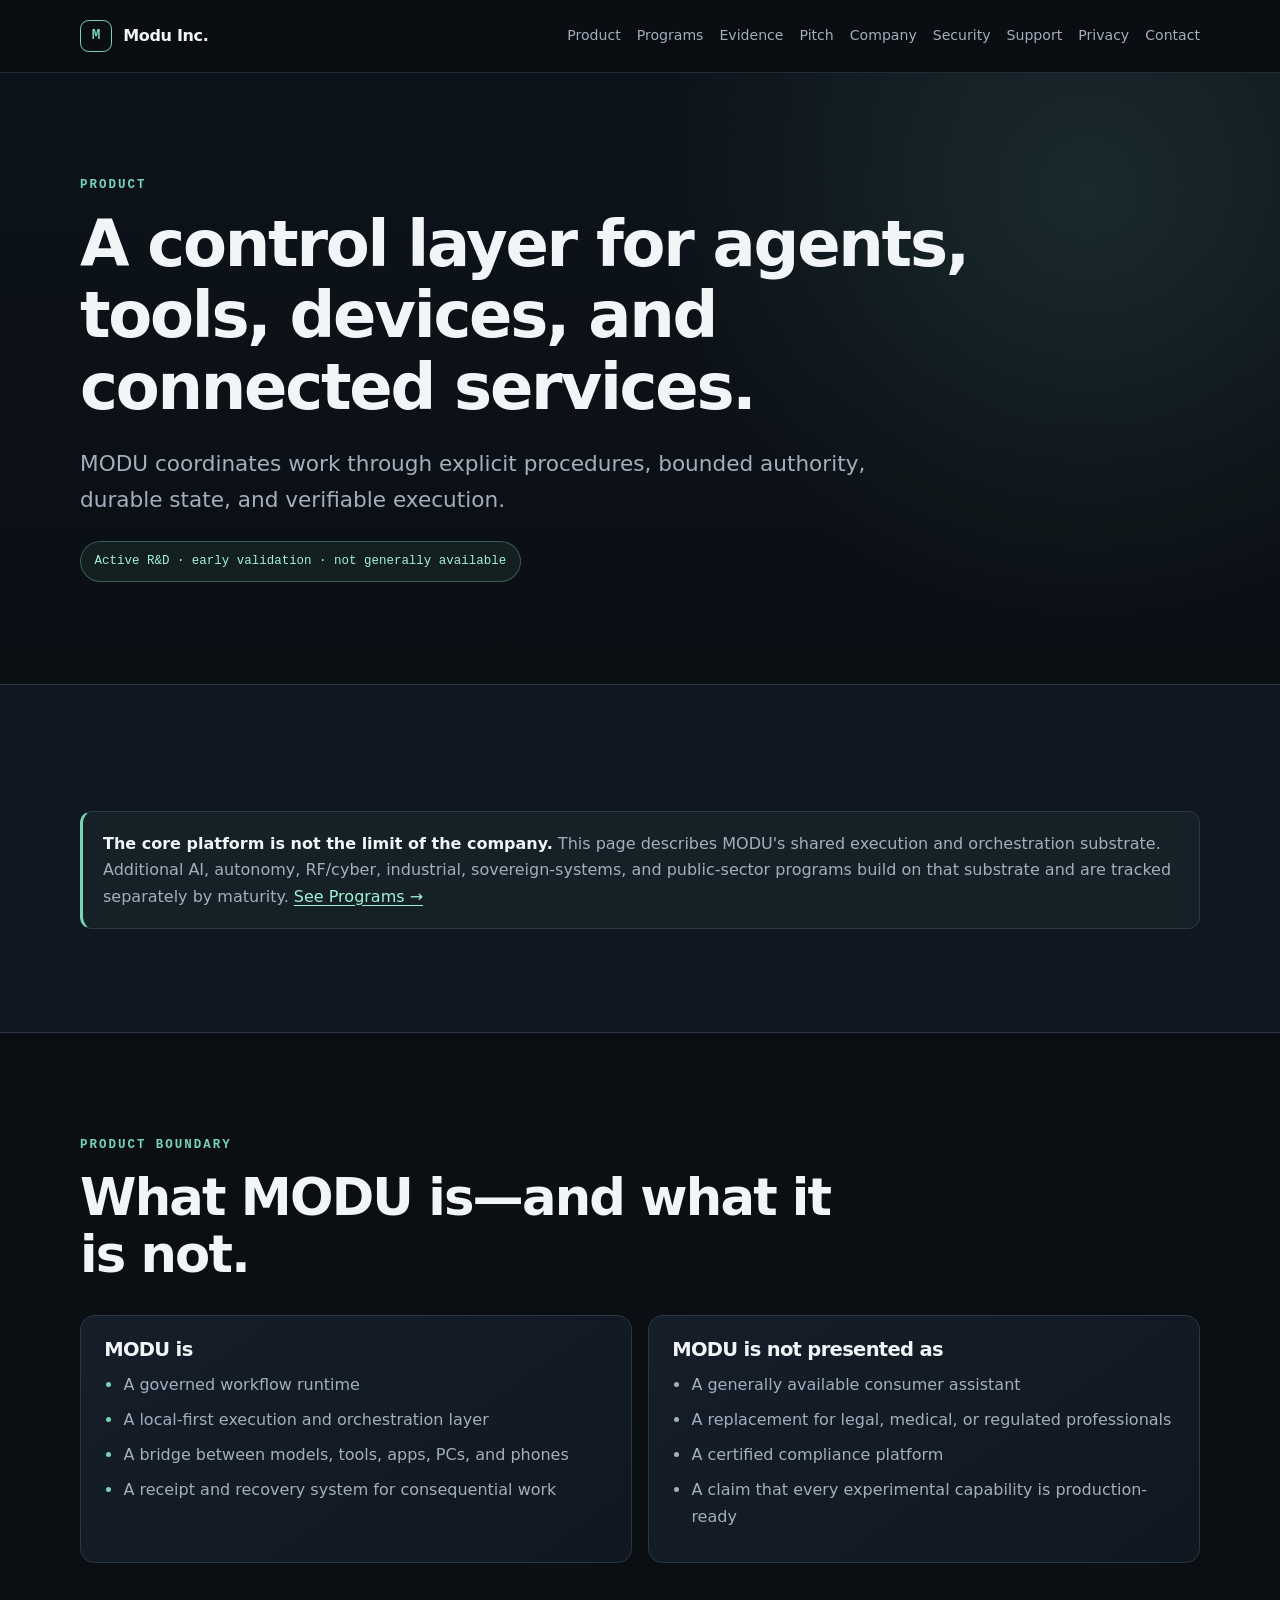
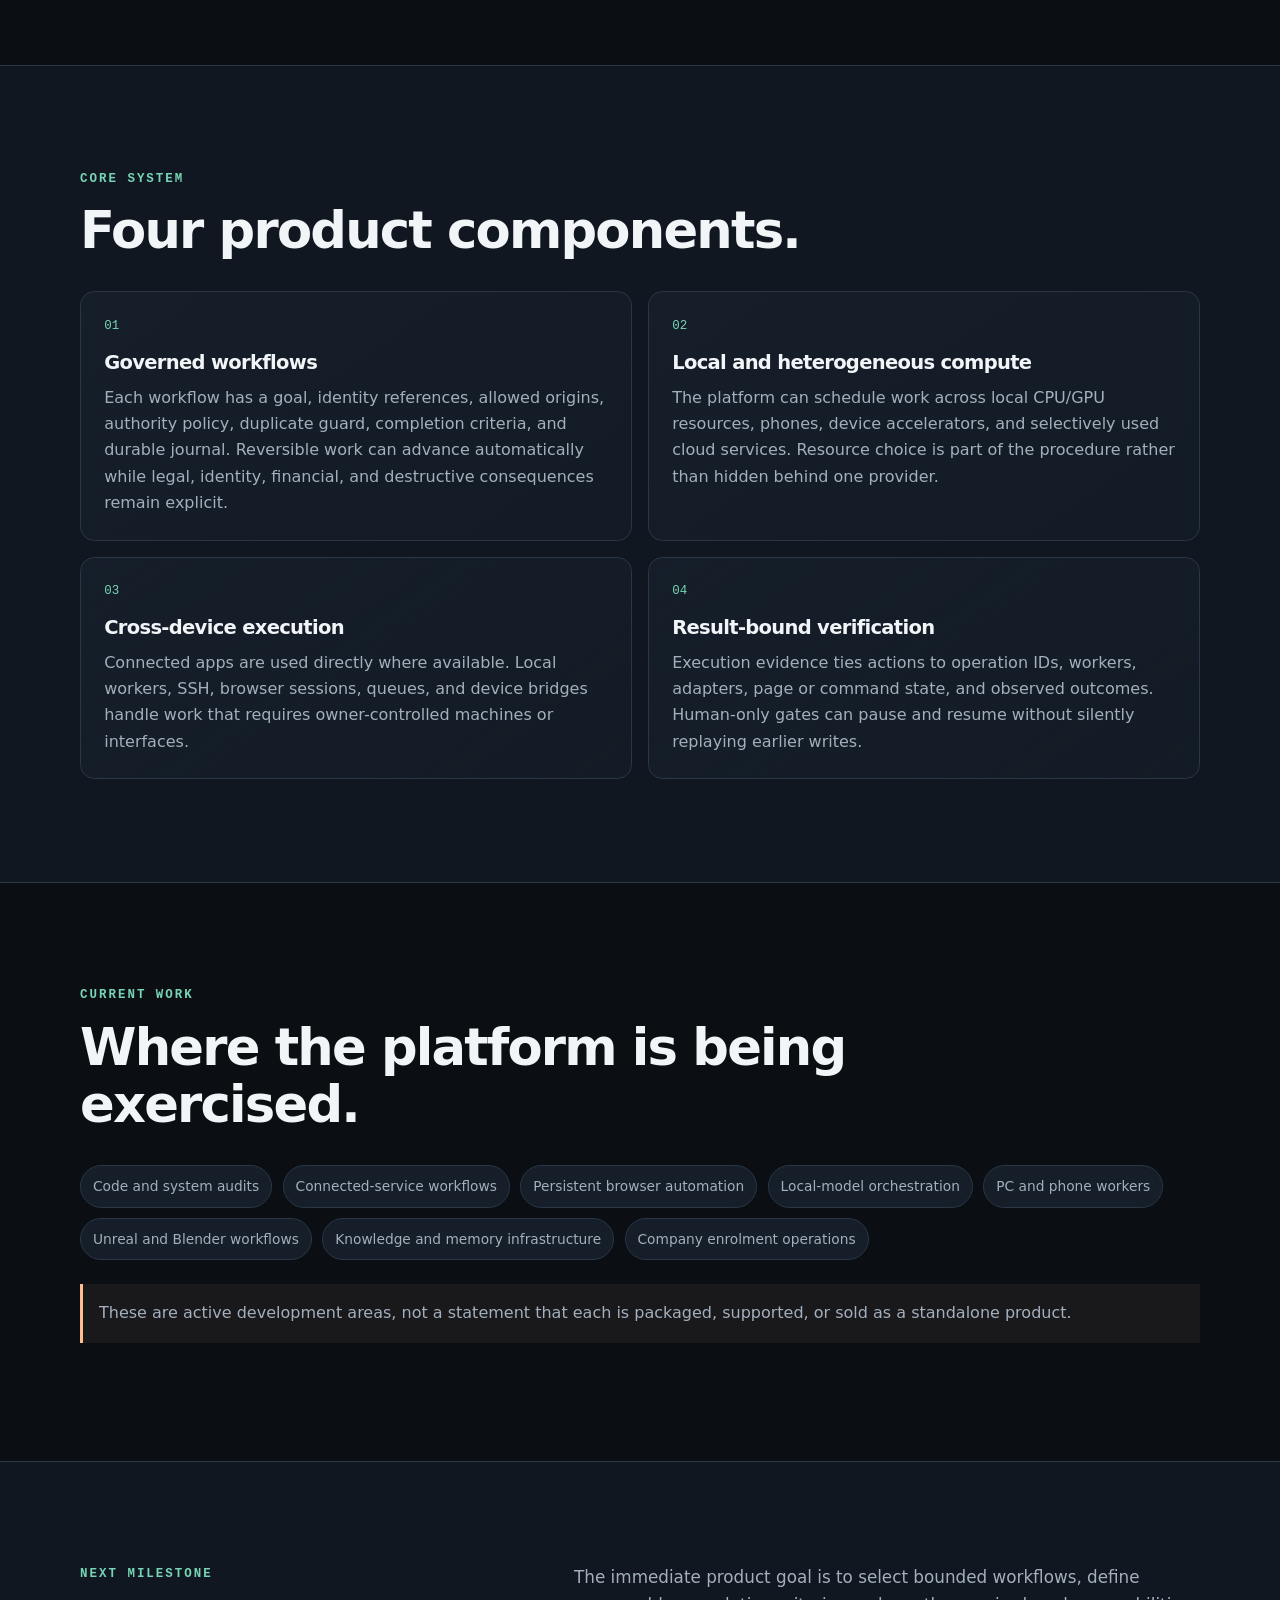
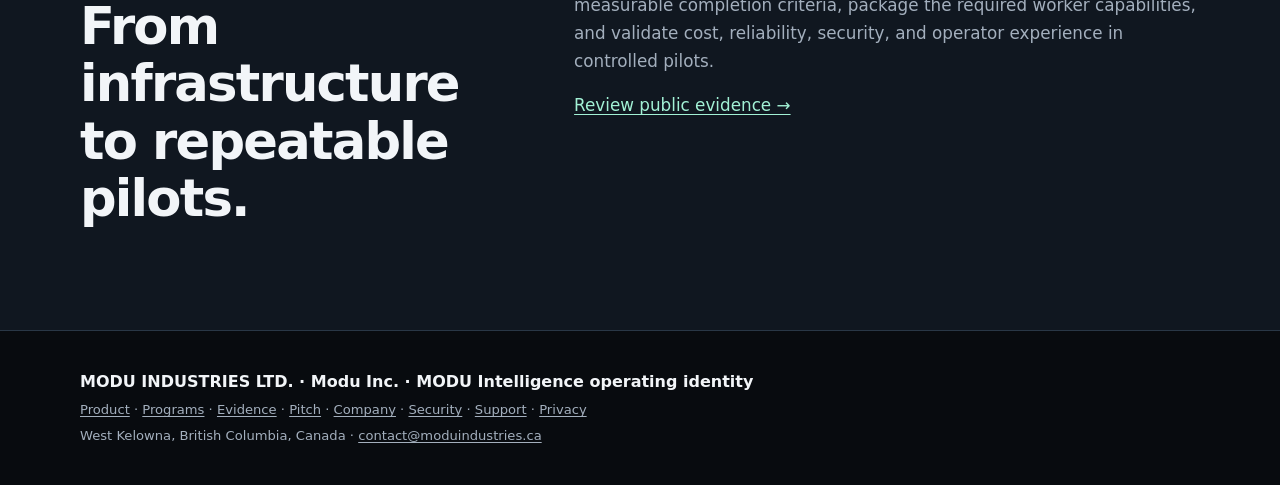
<file: product.html>
<!DOCTYPE html>
        <html lang="en">
        <head>
            <meta charset="UTF-8">
            <meta name="viewport" content="width=device-width, initial-scale=1.0">
            <meta name="description" content="The current product boundary and architecture of MODU, a local-first platform for governed AI, tools, devices, and verifiable execution.">
            <meta name="theme-color" content="#0b0f14">
            <meta name="robots" content="index, follow">
            <link rel="canonical" href="https://moduindustries.ca/product.html">
            <meta property="og:title" content="Product — Modu Inc.">
            <meta property="og:description" content="The current product boundary and architecture of MODU, a local-first platform for governed AI, tools, devices, and verifiable execution.">
            <meta property="og:type" content="website">
            <meta property="og:url" content="https://moduindustries.ca/product.html">
            <meta property="og:site_name" content="Modu Inc.">
            <title>Product — Modu Inc.</title>
            <link rel="stylesheet" href="styles.css">

        </head>
        <body>
            <a href="#main" class="skip-link">Skip to content</a>
            <header class="site-header" role="banner">
                <div class="container header-inner">
                    <a href="index.html" class="logo" aria-label="MODU INDUSTRIES LTD. home"><span class="logo-mark">M</span><span>Modu Inc.</span></a>
                    <nav class="nav" aria-label="Main navigation">
    <a href="product.html">Product</a>
    <a href="programs.html">Programs</a>
    <a href="evidence.html">Evidence</a>
    <a href="pitch-deck.html">Pitch</a>
    <a href="company.html">Company</a>
    <a href="security.html">Security</a>
    <a href="support.html">Support</a>
    <a href="privacy.html">Privacy</a>
    <a href="index.html#contact">Contact</a>
</nav>
                </div>
            </header>
            <main id="main" role="main">
                <section class="page-hero" aria-labelledby="page-heading">
    <div class="container">
        <p class="eyebrow">Product</p>
        <h1 id="page-heading">A control layer for agents, tools, devices, and connected services.</h1>
        <p class="hero-lead">MODU coordinates work through explicit procedures, bounded authority, durable state, and verifiable execution.</p>
        <div class="status-badge">Active R&amp;D · early validation · not generally available</div>
    </div>
</section>

<section class="section section-alt">
    <div class="container">
        <div class="scope-callout"><strong>The core platform is not the limit of the company.</strong> This page describes MODU's shared execution and orchestration substrate. Additional AI, autonomy, RF/cyber, industrial, sovereign-systems, and public-sector programs build on that substrate and are tracked separately by maturity. <a href="programs.html">See Programs →</a></div>
    </div>
</section>

<section class="section">
    <div class="container">
        <div class="section-heading"><p class="eyebrow">Product boundary</p><h2>What MODU is—and what it is not.</h2></div>
        <div class="comparison-grid">
            <article class="card"><h3>MODU is</h3><ul class="check-list"><li>A governed workflow runtime</li><li>A local-first execution and orchestration layer</li><li>A bridge between models, tools, apps, PCs, and phones</li><li>A receipt and recovery system for consequential work</li></ul></article>
            <article class="card"><h3>MODU is not presented as</h3><ul class="plain-list"><li>A generally available consumer assistant</li><li>A replacement for legal, medical, or regulated professionals</li><li>A certified compliance platform</li><li>A claim that every experimental capability is production-ready</li></ul></article>
        </div>
    </div>
</section>

<section class="section section-alt">
    <div class="container">
        <div class="section-heading"><p class="eyebrow">Core system</p><h2>Four product components.</h2></div>
        <div class="card-grid two-up">
            <article class="card"><p class="card-number">01</p><h3>Governed workflows</h3><p>Each workflow has a goal, identity references, allowed origins, authority policy, duplicate guard, completion criteria, and durable journal. Reversible work can advance automatically while legal, identity, financial, and destructive consequences remain explicit.</p></article>
            <article class="card"><p class="card-number">02</p><h3>Local and heterogeneous compute</h3><p>The platform can schedule work across local CPU/GPU resources, phones, device accelerators, and selectively used cloud services. Resource choice is part of the procedure rather than hidden behind one provider.</p></article>
            <article class="card"><p class="card-number">03</p><h3>Cross-device execution</h3><p>Connected apps are used directly where available. Local workers, SSH, browser sessions, queues, and device bridges handle work that requires owner-controlled machines or interfaces.</p></article>
            <article class="card"><p class="card-number">04</p><h3>Result-bound verification</h3><p>Execution evidence ties actions to operation IDs, workers, adapters, page or command state, and observed outcomes. Human-only gates can pause and resume without silently replaying earlier writes.</p></article>
        </div>
    </div>
</section>

<section class="section">
    <div class="container">
        <div class="section-heading"><p class="eyebrow">Current work</p><h2>Where the platform is being exercised.</h2></div>
        <div class="tag-grid">
            <span>Code and system audits</span><span>Connected-service workflows</span><span>Persistent browser automation</span><span>Local-model orchestration</span><span>PC and phone workers</span><span>Unreal and Blender workflows</span><span>Knowledge and memory infrastructure</span><span>Company enrolment operations</span>
        </div>
        <p class="note">These are active development areas, not a statement that each is packaged, supported, or sold as a standalone product.</p>
    </div>
</section>

<section class="section section-alt">
    <div class="container two-column">
        <div><p class="eyebrow">Next milestone</p><h2>From infrastructure to repeatable pilots.</h2></div>
        <div class="prose"><p>The immediate product goal is to select bounded workflows, define measurable completion criteria, package the required worker capabilities, and validate cost, reliability, security, and operator experience in controlled pilots.</p><p><a href="evidence.html">Review public evidence →</a></p></div>
    </div>
</section>
            </main>
            <footer class="site-footer" role="contentinfo">
    <div class="container footer-inner">
        <p class="footer-copy">MODU INDUSTRIES LTD. · Modu Inc. · MODU Intelligence operating identity</p>
        <p class="footer-legal"><a href="product.html">Product</a> · <a href="programs.html">Programs</a> · <a href="evidence.html">Evidence</a> · <a href="pitch-deck.html">Pitch</a> · <a href="company.html">Company</a> · <a href="security.html">Security</a> · <a href="support.html">Support</a> · <a href="privacy.html">Privacy</a></p>
        <p class="footer-legal">West Kelowna, British Columbia, Canada · <a href="mailto:contact@moduindustries.ca">contact@moduindustries.ca</a></p>
    </div>
</footer>
        </body>
        </html>
</file>
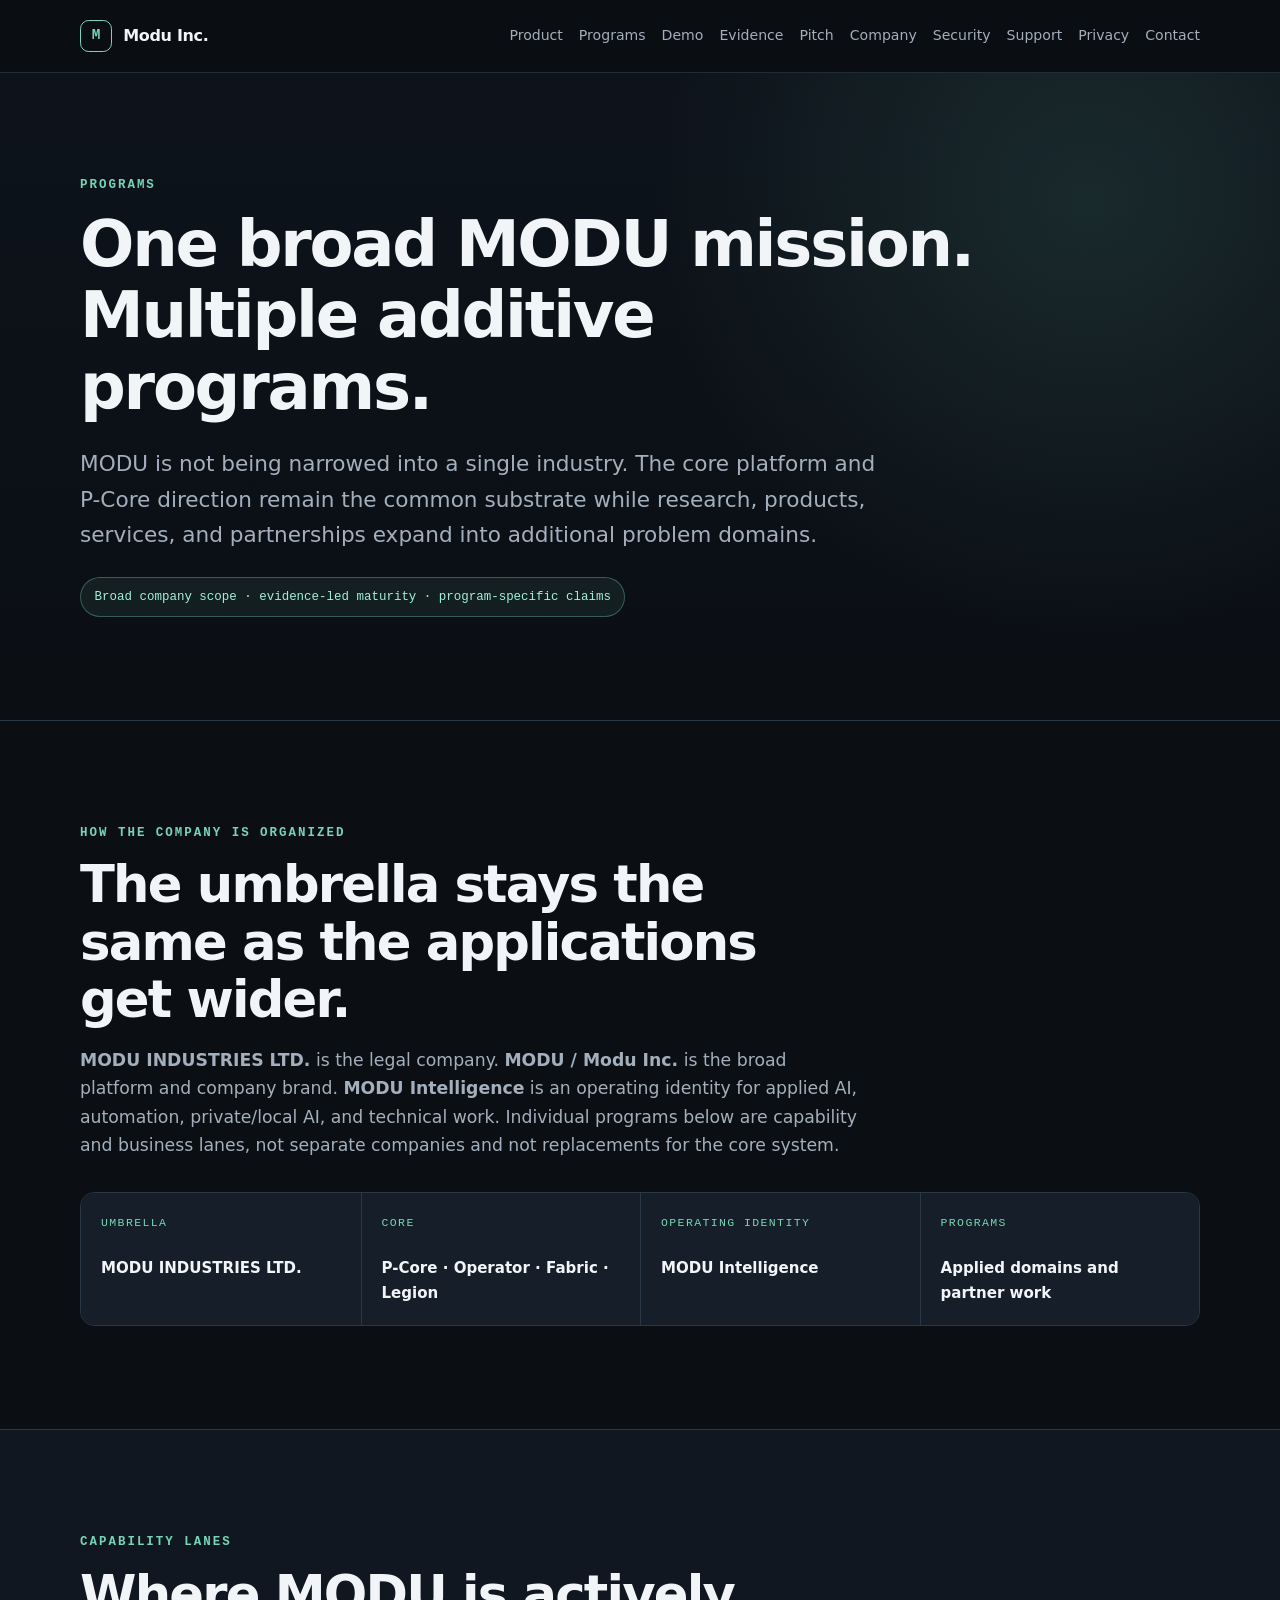
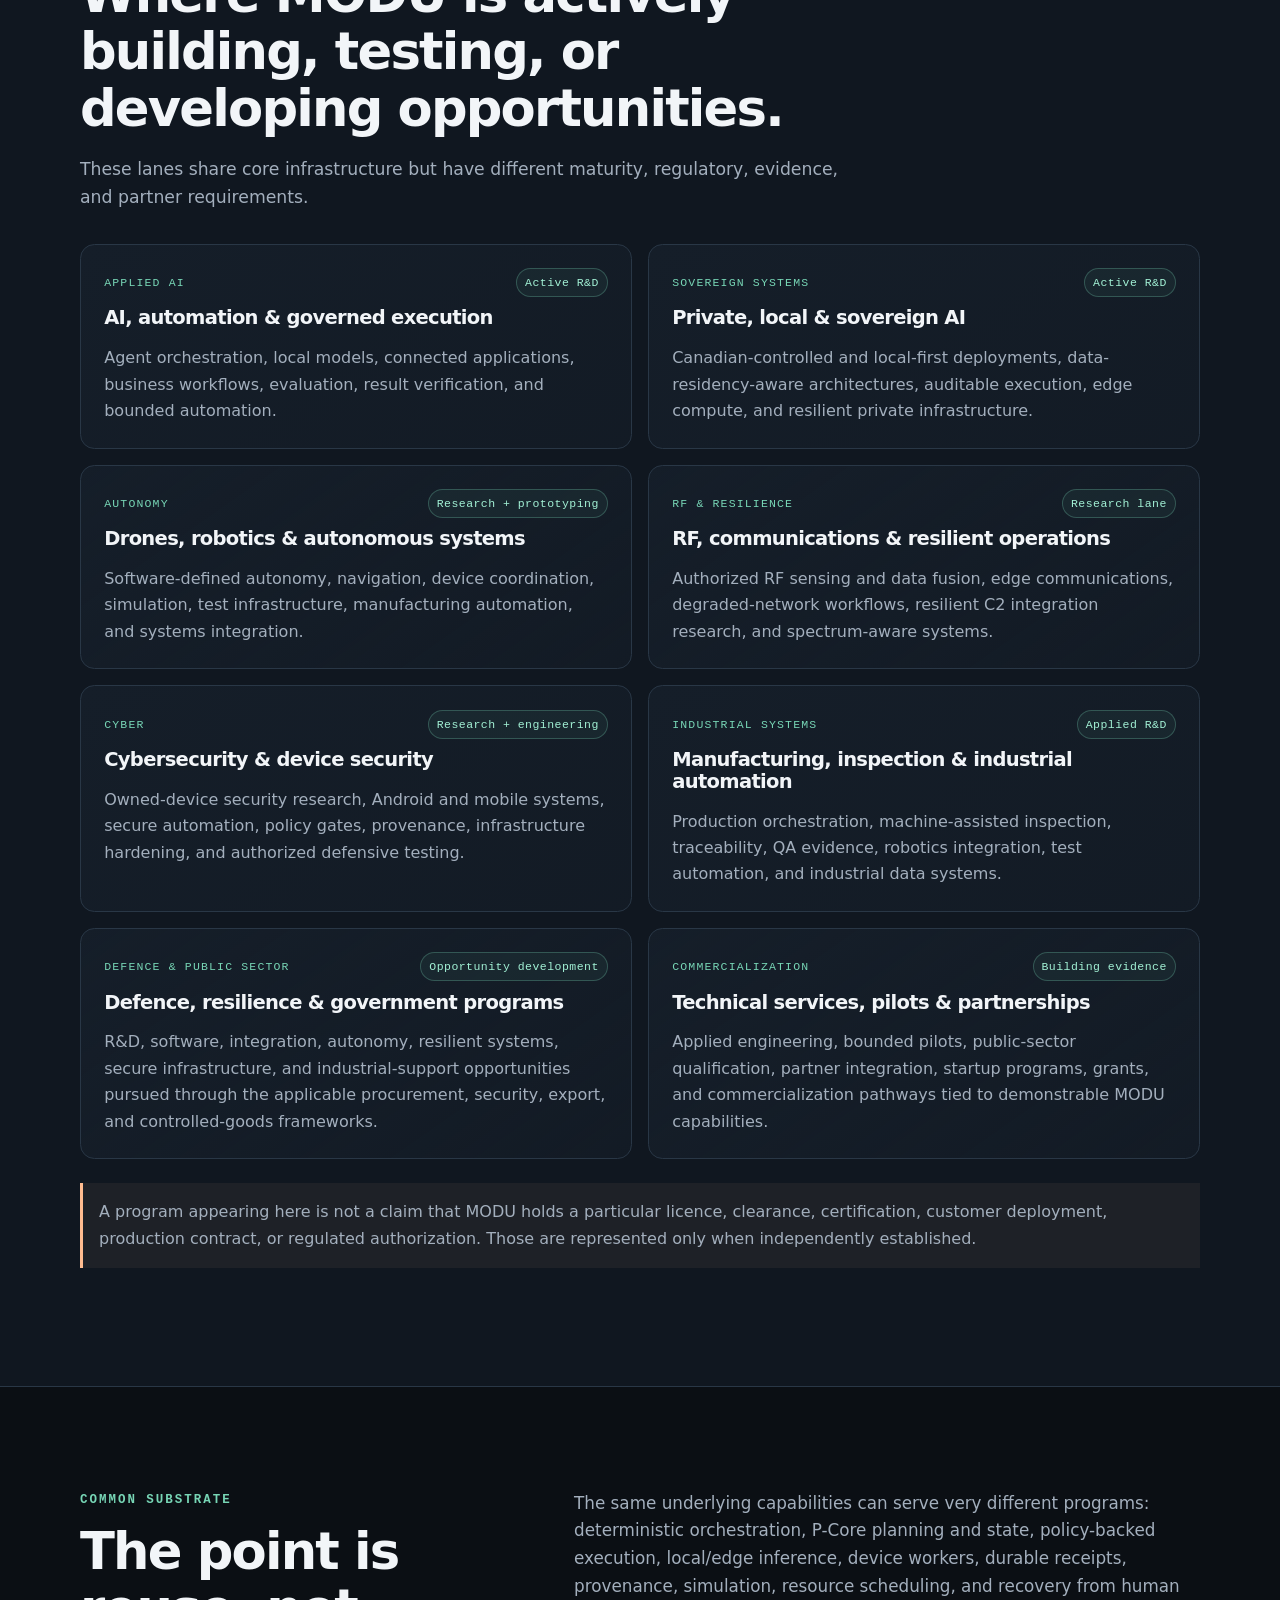
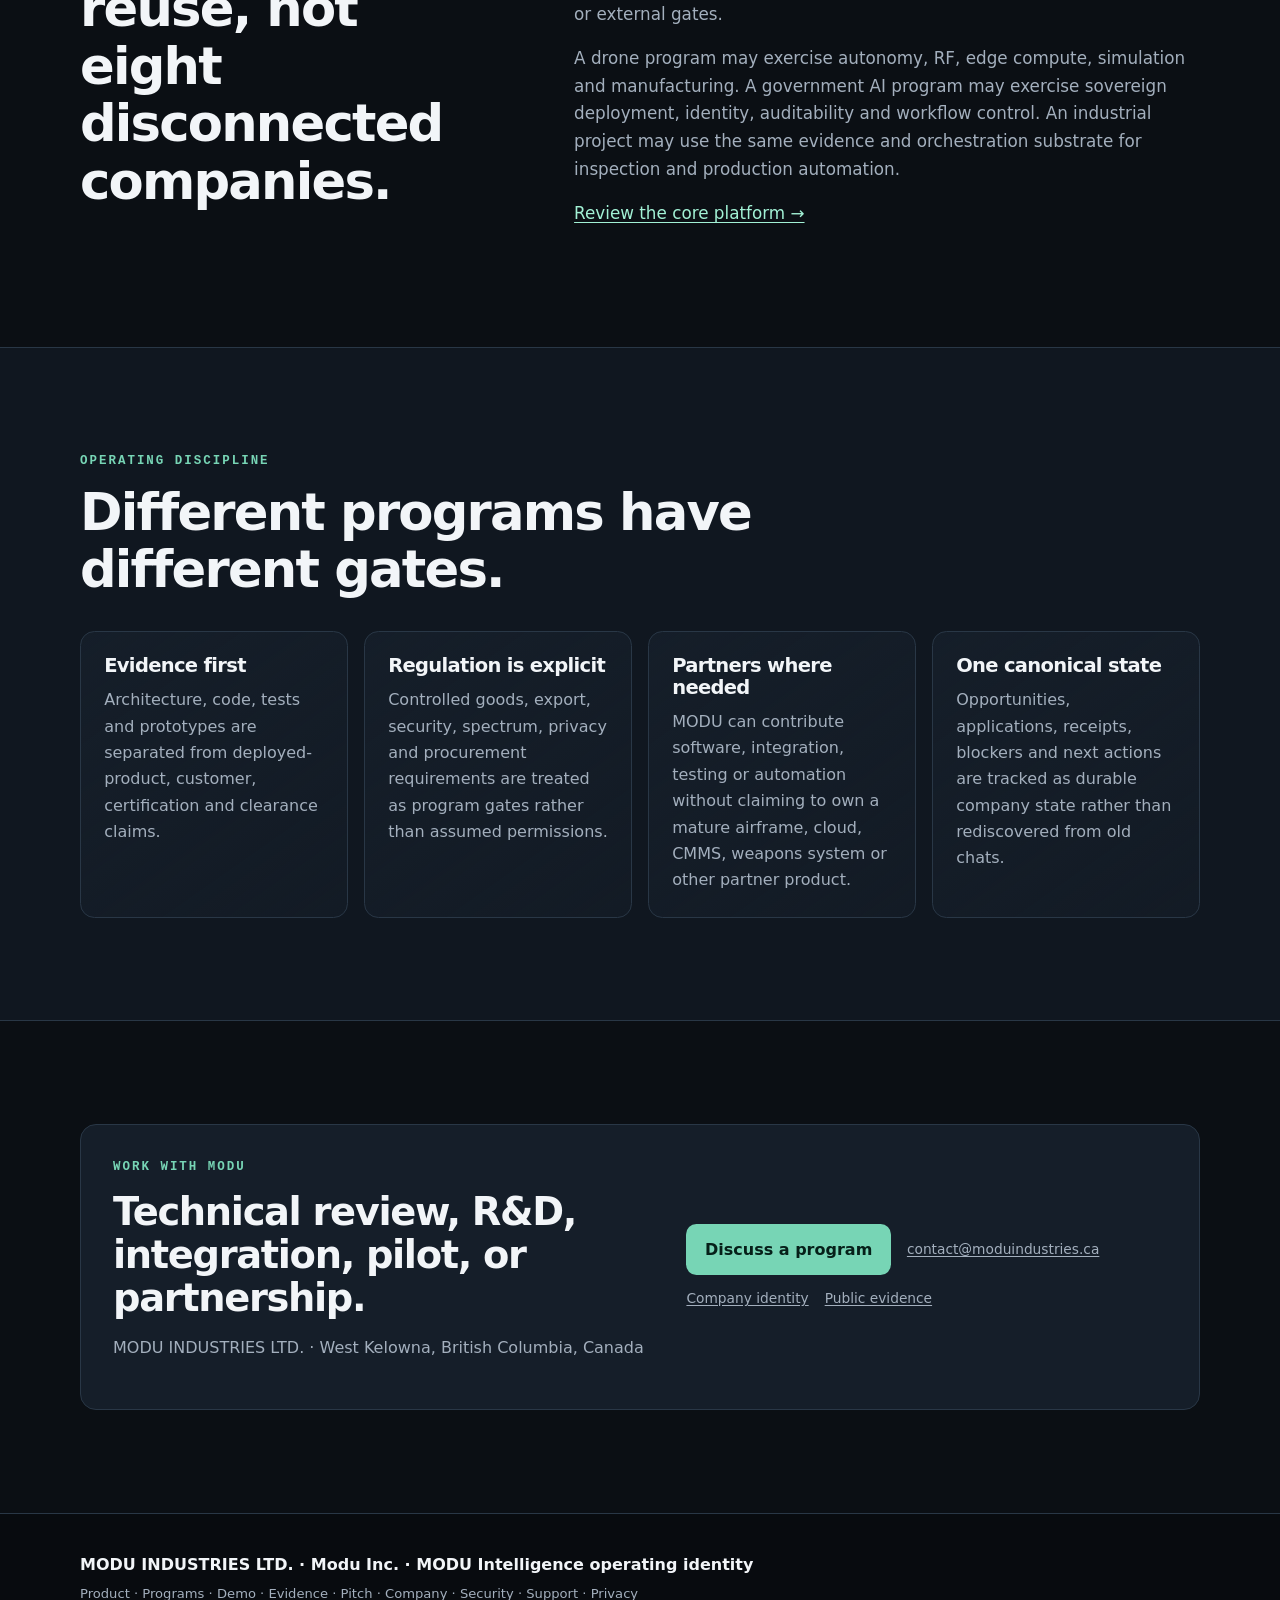
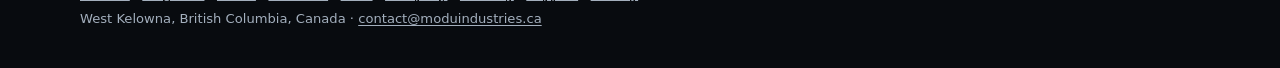
<file: programs.html>
<!DOCTYPE html>
<html lang="en">
<head>
    <meta charset="UTF-8">
    <meta name="viewport" content="width=device-width, initial-scale=1.0">
    <meta name="description" content="MODU programs and capability lanes spanning applied AI, sovereign systems, autonomy, RF and cyber research, industrial automation, and resilient technology development.">
    <meta name="theme-color" content="#0b0f14">
    <meta name="robots" content="index, follow">
    <link rel="canonical" href="https://moduindustries.ca/programs.html">
    <meta property="og:title" content="Programs — MODU INDUSTRIES LTD.">
    <meta property="og:description" content="One broad MODU mission, multiple additive research, product, and commercial programs.">
    <meta property="og:type" content="website">
    <meta property="og:url" content="https://moduindustries.ca/programs.html">
    <meta property="og:site_name" content="Modu Inc.">
    <title>Programs — MODU INDUSTRIES LTD.</title>
    <link rel="stylesheet" href="styles.css">
</head>
<body>
    <a href="#main" class="skip-link">Skip to content</a>
    <header class="site-header" role="banner">
        <div class="container header-inner">
            <a href="index.html" class="logo" aria-label="MODU INDUSTRIES LTD. home"><span class="logo-mark">M</span><span>Modu Inc.</span></a>
            <nav class="nav" aria-label="Main navigation">
                <a href="product.html">Product</a>
                <a href="programs.html">Programs</a>
                <a href="demo.html">Demo</a>
                <a href="evidence.html">Evidence</a>
                <a href="pitch-deck.html">Pitch</a>
                <a href="company.html">Company</a>
                <a href="security.html">Security</a>
                <a href="support.html">Support</a>
                <a href="privacy.html">Privacy</a>
                <a href="index.html#contact">Contact</a>
            </nav>
        </div>
    </header>

    <main id="main" role="main">
        <section class="page-hero" aria-labelledby="page-heading">
            <div class="container">
                <p class="eyebrow">Programs</p>
                <h1 id="page-heading">One broad MODU mission. Multiple additive programs.</h1>
                <p class="hero-lead">MODU is not being narrowed into a single industry. The core platform and P-Core direction remain the common substrate while research, products, services, and partnerships expand into additional problem domains.</p>
                <div class="status-badge">Broad company scope · evidence-led maturity · program-specific claims</div>
            </div>
        </section>

        <section class="section">
            <div class="container">
                <div class="section-heading">
                    <p class="eyebrow">How the company is organized</p>
                    <h2>The umbrella stays the same as the applications get wider.</h2>
                    <p><strong>MODU INDUSTRIES LTD.</strong> is the legal company. <strong>MODU / Modu Inc.</strong> is the broad platform and company brand. <strong>MODU Intelligence</strong> is an operating identity for applied AI, automation, private/local AI, and technical work. Individual programs below are capability and business lanes, not separate companies and not replacements for the core system.</p>
                </div>
                <div class="architecture-strip" aria-label="MODU company model">
                    <div><span>Umbrella</span><strong>MODU INDUSTRIES LTD.</strong></div>
                    <div><span>Core</span><strong>P-Core · Operator · Fabric · Legion</strong></div>
                    <div><span>Operating identity</span><strong>MODU Intelligence</strong></div>
                    <div><span>Programs</span><strong>Applied domains and partner work</strong></div>
                </div>
            </div>
        </section>

        <section class="section section-alt">
            <div class="container">
                <div class="section-heading">
                    <p class="eyebrow">Capability lanes</p>
                    <h2>Where MODU is actively building, testing, or developing opportunities.</h2>
                    <p>These lanes share core infrastructure but have different maturity, regulatory, evidence, and partner requirements.</p>
                </div>
                <div class="program-grid">
                    <article class="program-card">
                        <div class="program-meta"><span>Applied AI</span><span class="program-status">Active R&amp;D</span></div>
                        <h3>AI, automation &amp; governed execution</h3>
                        <p>Agent orchestration, local models, connected applications, business workflows, evaluation, result verification, and bounded automation.</p>
                    </article>
                    <article class="program-card">
                        <div class="program-meta"><span>Sovereign systems</span><span class="program-status">Active R&amp;D</span></div>
                        <h3>Private, local &amp; sovereign AI</h3>
                        <p>Canadian-controlled and local-first deployments, data-residency-aware architectures, auditable execution, edge compute, and resilient private infrastructure.</p>
                    </article>
                    <article class="program-card">
                        <div class="program-meta"><span>Autonomy</span><span class="program-status">Research + prototyping</span></div>
                        <h3>Drones, robotics &amp; autonomous systems</h3>
                        <p>Software-defined autonomy, navigation, device coordination, simulation, test infrastructure, manufacturing automation, and systems integration.</p>
                    </article>
                    <article class="program-card">
                        <div class="program-meta"><span>RF &amp; resilience</span><span class="program-status">Research lane</span></div>
                        <h3>RF, communications &amp; resilient operations</h3>
                        <p>Authorized RF sensing and data fusion, edge communications, degraded-network workflows, resilient C2 integration research, and spectrum-aware systems.</p>
                    </article>
                    <article class="program-card">
                        <div class="program-meta"><span>Cyber</span><span class="program-status">Research + engineering</span></div>
                        <h3>Cybersecurity &amp; device security</h3>
                        <p>Owned-device security research, Android and mobile systems, secure automation, policy gates, provenance, infrastructure hardening, and authorized defensive testing.</p>
                    </article>
                    <article class="program-card">
                        <div class="program-meta"><span>Industrial systems</span><span class="program-status">Applied R&amp;D</span></div>
                        <h3>Manufacturing, inspection &amp; industrial automation</h3>
                        <p>Production orchestration, machine-assisted inspection, traceability, QA evidence, robotics integration, test automation, and industrial data systems.</p>
                    </article>
                    <article class="program-card">
                        <div class="program-meta"><span>Defence &amp; public sector</span><span class="program-status">Opportunity development</span></div>
                        <h3>Defence, resilience &amp; government programs</h3>
                        <p>R&amp;D, software, integration, autonomy, resilient systems, secure infrastructure, and industrial-support opportunities pursued through the applicable procurement, security, export, and controlled-goods frameworks.</p>
                    </article>
                    <article class="program-card">
                        <div class="program-meta"><span>Commercialization</span><span class="program-status">Building evidence</span></div>
                        <h3>Technical services, pilots &amp; partnerships</h3>
                        <p>Applied engineering, bounded pilots, public-sector qualification, partner integration, startup programs, grants, and commercialization pathways tied to demonstrable MODU capabilities.</p>
                    </article>
                </div>
                <p class="note">A program appearing here is not a claim that MODU holds a particular licence, clearance, certification, customer deployment, production contract, or regulated authorization. Those are represented only when independently established.</p>
            </div>
        </section>

        <section class="section">
            <div class="container two-column">
                <div>
                    <p class="eyebrow">Common substrate</p>
                    <h2>The point is reuse, not eight disconnected companies.</h2>
                </div>
                <div class="prose">
                    <p>The same underlying capabilities can serve very different programs: deterministic orchestration, P-Core planning and state, policy-backed execution, local/edge inference, device workers, durable receipts, provenance, simulation, resource scheduling, and recovery from human or external gates.</p>
                    <p>A drone program may exercise autonomy, RF, edge compute, simulation and manufacturing. A government AI program may exercise sovereign deployment, identity, auditability and workflow control. An industrial project may use the same evidence and orchestration substrate for inspection and production automation.</p>
                    <p><a href="product.html">Review the core platform →</a></p>
                </div>
            </div>
        </section>

        <section class="section section-alt">
            <div class="container">
                <div class="section-heading">
                    <p class="eyebrow">Operating discipline</p>
                    <h2>Different programs have different gates.</h2>
                </div>
                <div class="card-grid four-up">
                    <article class="card"><h3>Evidence first</h3><p>Architecture, code, tests and prototypes are separated from deployed-product, customer, certification and clearance claims.</p></article>
                    <article class="card"><h3>Regulation is explicit</h3><p>Controlled goods, export, security, spectrum, privacy and procurement requirements are treated as program gates rather than assumed permissions.</p></article>
                    <article class="card"><h3>Partners where needed</h3><p>MODU can contribute software, integration, testing or automation without claiming to own a mature airframe, cloud, CMMS, weapons system or other partner product.</p></article>
                    <article class="card"><h3>One canonical state</h3><p>Opportunities, applications, receipts, blockers and next actions are tracked as durable company state rather than rediscovered from old chats.</p></article>
                </div>
            </div>
        </section>

        <section class="section" id="contact">
            <div class="container contact-panel">
                <div>
                    <p class="eyebrow">Work with MODU</p>
                    <h2>Technical review, R&amp;D, integration, pilot, or partnership.</h2>
                    <p>MODU INDUSTRIES LTD. · West Kelowna, British Columbia, Canada</p>
                </div>
                <div class="contact-actions">
                    <a class="btn btn-primary" href="mailto:contact@moduindustries.ca?subject=Partnership%20or%20R%26D%20inquiry">Discuss a program</a>
                    <a href="mailto:contact@moduindustries.ca">contact@moduindustries.ca</a>
                    <a href="company.html">Company identity</a>
                    <a href="evidence.html">Public evidence</a>
                </div>
            </div>
        </section>
    </main>

    <footer class="site-footer" role="contentinfo">
        <div class="container footer-inner">
            <p class="footer-copy">MODU INDUSTRIES LTD. · Modu Inc. · MODU Intelligence operating identity</p>
            <p class="footer-legal"><a href="product.html">Product</a> · <a href="programs.html">Programs</a> · <a href="demo.html">Demo</a> · <a href="evidence.html">Evidence</a> · <a href="pitch-deck.html">Pitch</a> · <a href="company.html">Company</a> · <a href="security.html">Security</a> · <a href="support.html">Support</a> · <a href="privacy.html">Privacy</a></p>
            <p class="footer-legal">West Kelowna, British Columbia, Canada · <a href="mailto:contact@moduindustries.ca">contact@moduindustries.ca</a></p>
        </div>
    </footer>
</body>
</html>
</file>
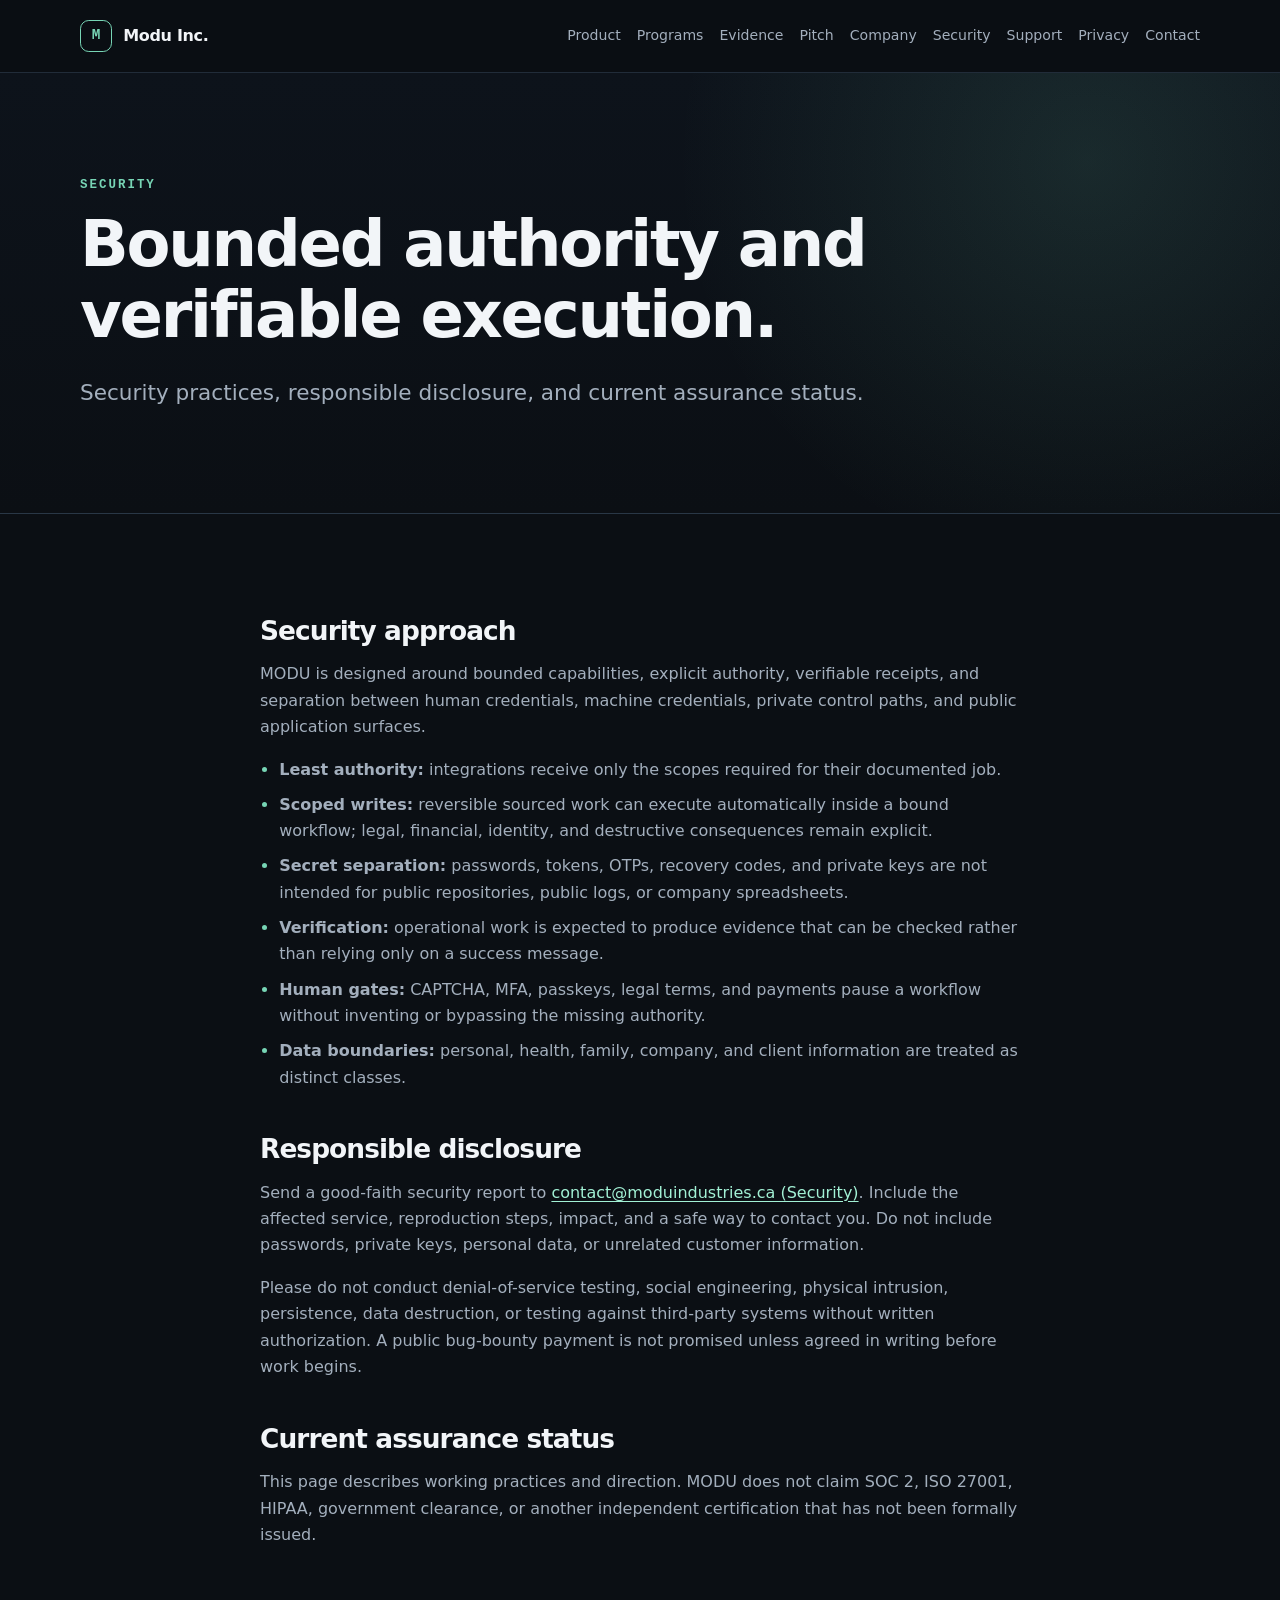
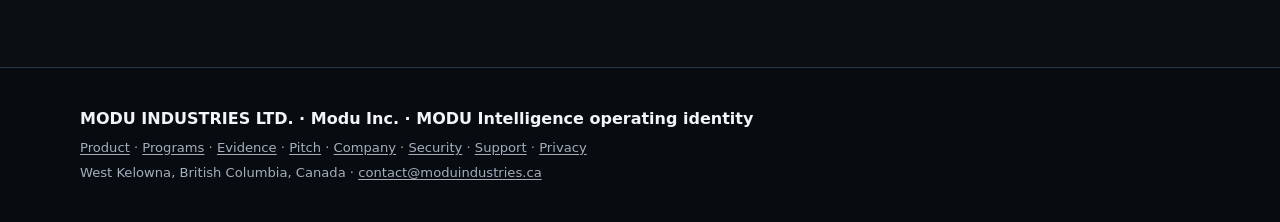
<file: security.html>
<!DOCTYPE html>
        <html lang="en">
        <head>
            <meta charset="UTF-8">
            <meta name="viewport" content="width=device-width, initial-scale=1.0">
            <meta name="description" content="MODU security practices covering bounded authority, scoped writes, secret separation, verification, human gates, and responsible disclosure.">
            <meta name="theme-color" content="#0b0f14">
            <meta name="robots" content="index, follow">
            <link rel="canonical" href="https://moduindustries.ca/security.html">
            <meta property="og:title" content="Security — MODU INDUSTRIES LTD.">
            <meta property="og:description" content="MODU security practices covering bounded authority, scoped writes, secret separation, verification, human gates, and responsible disclosure.">
            <meta property="og:type" content="website">
            <meta property="og:url" content="https://moduindustries.ca/security.html">
            <meta property="og:site_name" content="Modu Inc.">
            <title>Security — MODU INDUSTRIES LTD.</title>
            <link rel="stylesheet" href="styles.css">

        </head>
        <body>
            <a href="#main" class="skip-link">Skip to content</a>
            <header class="site-header" role="banner">
                <div class="container header-inner">
                    <a href="index.html" class="logo" aria-label="MODU INDUSTRIES LTD. home"><span class="logo-mark">M</span><span>Modu Inc.</span></a>
                    <nav class="nav" aria-label="Main navigation">
    <a href="product.html">Product</a>
    <a href="programs.html">Programs</a>
    <a href="evidence.html">Evidence</a>
    <a href="pitch-deck.html">Pitch</a>
    <a href="company.html">Company</a>
    <a href="security.html">Security</a>
    <a href="support.html">Support</a>
    <a href="privacy.html">Privacy</a>
    <a href="index.html#contact">Contact</a>
</nav>
                </div>
            </header>
            <main id="main" role="main">
                <section class="page-hero" aria-labelledby="page-heading"><div class="container"><p class="eyebrow">Security</p><h1 id="page-heading">Bounded authority and verifiable execution.</h1><p class="hero-lead">Security practices, responsible disclosure, and current assurance status.</p></div></section>
<section class="section"><div class="container prose-wide">
    <h2>Security approach</h2><p>MODU is designed around bounded capabilities, explicit authority, verifiable receipts, and separation between human credentials, machine credentials, private control paths, and public application surfaces.</p><ul class="check-list"><li><strong>Least authority:</strong> integrations receive only the scopes required for their documented job.</li><li><strong>Scoped writes:</strong> reversible sourced work can execute automatically inside a bound workflow; legal, financial, identity, and destructive consequences remain explicit.</li><li><strong>Secret separation:</strong> passwords, tokens, OTPs, recovery codes, and private keys are not intended for public repositories, public logs, or company spreadsheets.</li><li><strong>Verification:</strong> operational work is expected to produce evidence that can be checked rather than relying only on a success message.</li><li><strong>Human gates:</strong> CAPTCHA, MFA, passkeys, legal terms, and payments pause a workflow without inventing or bypassing the missing authority.</li><li><strong>Data boundaries:</strong> personal, health, family, company, and client information are treated as distinct classes.</li></ul>
    <h2>Responsible disclosure</h2><p>Send a good-faith security report to <a href="mailto:contact@moduindustries.ca?subject=Security%20report">contact@moduindustries.ca (Security)</a>. Include the affected service, reproduction steps, impact, and a safe way to contact you. Do not include passwords, private keys, personal data, or unrelated customer information.</p><p>Please do not conduct denial-of-service testing, social engineering, physical intrusion, persistence, data destruction, or testing against third-party systems without written authorization. A public bug-bounty payment is not promised unless agreed in writing before work begins.</p>
    <h2>Current assurance status</h2><p>This page describes working practices and direction. MODU does not claim SOC 2, ISO 27001, HIPAA, government clearance, or another independent certification that has not been formally issued.</p>
</div></section>
            </main>
            <footer class="site-footer" role="contentinfo">
    <div class="container footer-inner">
        <p class="footer-copy">MODU INDUSTRIES LTD. · Modu Inc. · MODU Intelligence operating identity</p>
        <p class="footer-legal"><a href="product.html">Product</a> · <a href="programs.html">Programs</a> · <a href="evidence.html">Evidence</a> · <a href="pitch-deck.html">Pitch</a> · <a href="company.html">Company</a> · <a href="security.html">Security</a> · <a href="support.html">Support</a> · <a href="privacy.html">Privacy</a></p>
        <p class="footer-legal">West Kelowna, British Columbia, Canada · <a href="mailto:contact@moduindustries.ca">contact@moduindustries.ca</a></p>
    </div>
</footer>
        </body>
        </html>
</file>
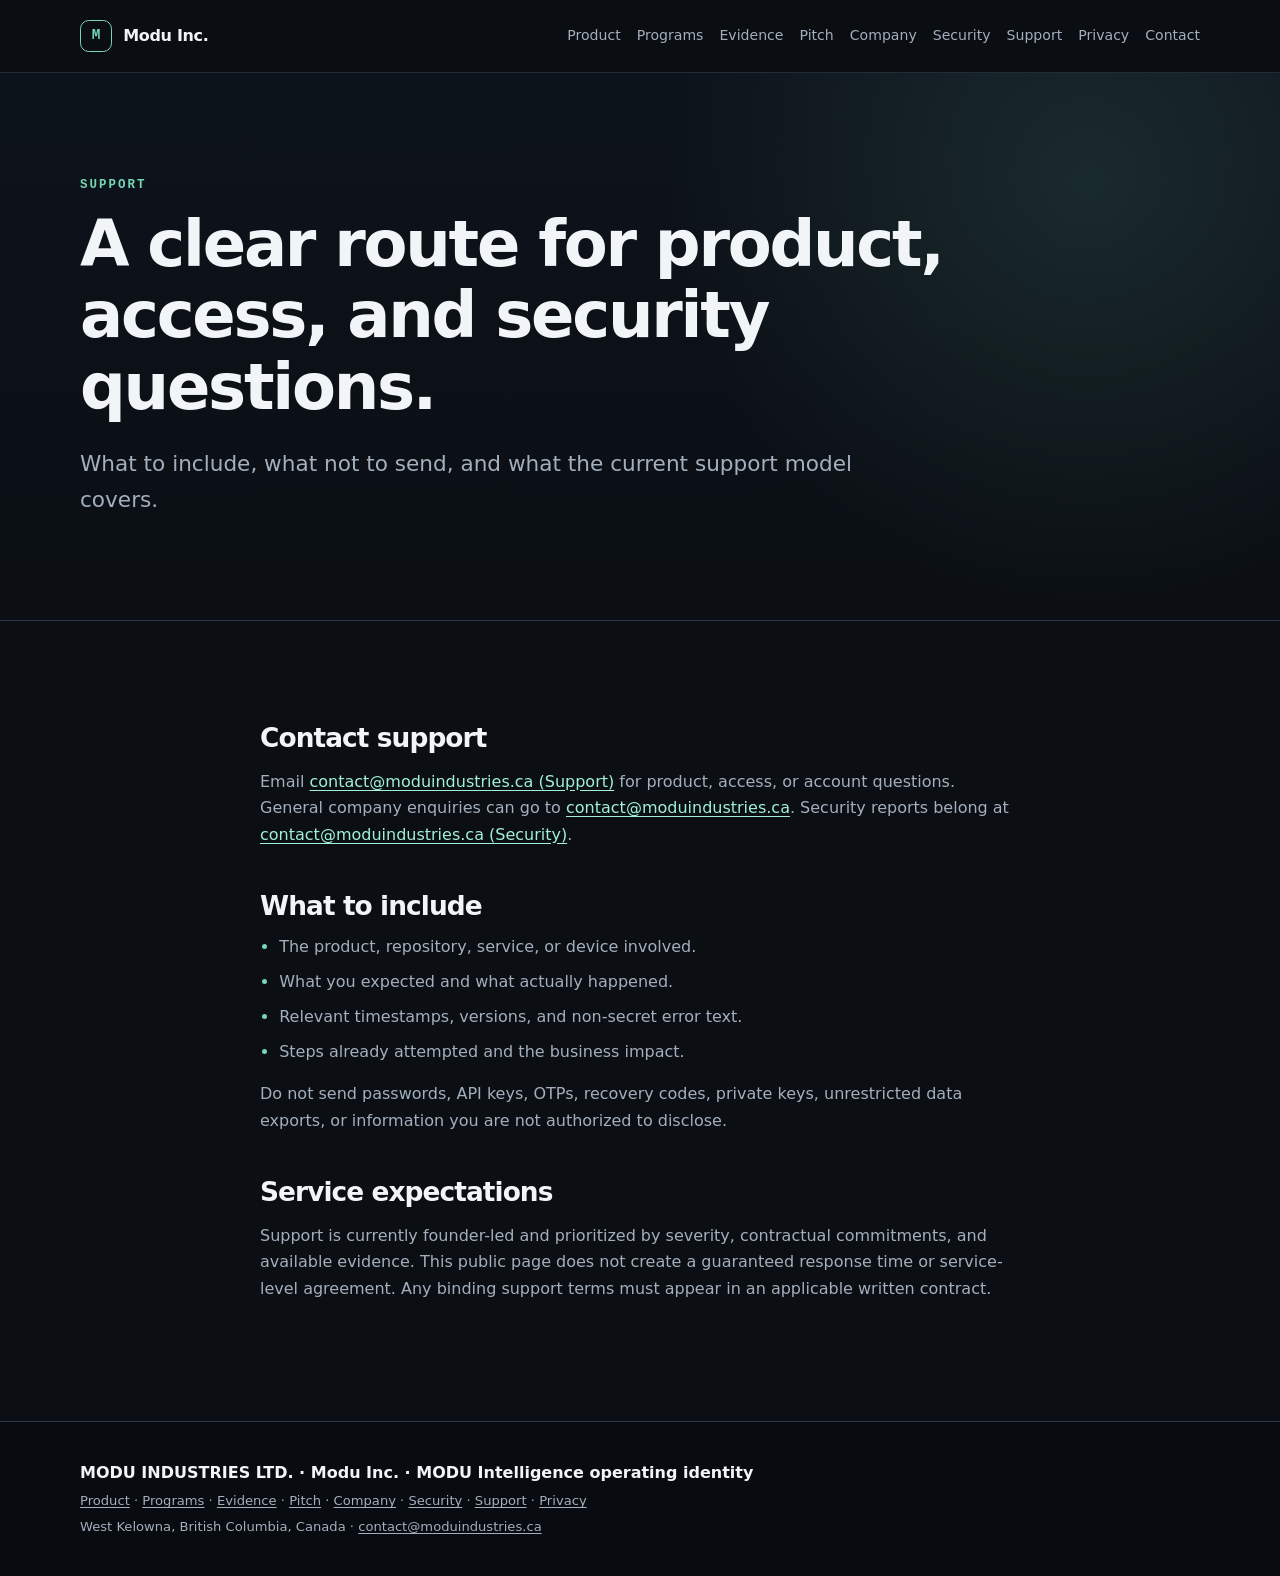
<file: support.html>
<!DOCTYPE html>
        <html lang="en">
        <head>
            <meta charset="UTF-8">
            <meta name="viewport" content="width=device-width, initial-scale=1.0">
            <meta name="description" content="How to request MODU product or account support, what evidence to include, and what sensitive information should never be emailed.">
            <meta name="theme-color" content="#0b0f14">
            <meta name="robots" content="index, follow">
            <link rel="canonical" href="https://moduindustries.ca/support.html">
            <meta property="og:title" content="Support — MODU INDUSTRIES LTD.">
            <meta property="og:description" content="How to request MODU product or account support, what evidence to include, and what sensitive information should never be emailed.">
            <meta property="og:type" content="website">
            <meta property="og:url" content="https://moduindustries.ca/support.html">
            <meta property="og:site_name" content="Modu Inc.">
            <title>Support — MODU INDUSTRIES LTD.</title>
            <link rel="stylesheet" href="styles.css">

        </head>
        <body>
            <a href="#main" class="skip-link">Skip to content</a>
            <header class="site-header" role="banner">
                <div class="container header-inner">
                    <a href="index.html" class="logo" aria-label="MODU INDUSTRIES LTD. home"><span class="logo-mark">M</span><span>Modu Inc.</span></a>
                    <nav class="nav" aria-label="Main navigation">
    <a href="product.html">Product</a>
    <a href="programs.html">Programs</a>
    <a href="evidence.html">Evidence</a>
    <a href="pitch-deck.html">Pitch</a>
    <a href="company.html">Company</a>
    <a href="security.html">Security</a>
    <a href="support.html">Support</a>
    <a href="privacy.html">Privacy</a>
    <a href="index.html#contact">Contact</a>
</nav>
                </div>
            </header>
            <main id="main" role="main">
                <section class="page-hero" aria-labelledby="page-heading"><div class="container"><p class="eyebrow">Support</p><h1 id="page-heading">A clear route for product, access, and security questions.</h1><p class="hero-lead">What to include, what not to send, and what the current support model covers.</p></div></section>
<section class="section"><div class="container prose-wide">
    <h2>Contact support</h2><p>Email <a href="mailto:contact@moduindustries.ca?subject=Support%20request">contact@moduindustries.ca (Support)</a> for product, access, or account questions. General company enquiries can go to <a href="mailto:contact@moduindustries.ca">contact@moduindustries.ca</a>. Security reports belong at <a href="mailto:contact@moduindustries.ca?subject=Security%20report">contact@moduindustries.ca (Security)</a>.</p>
    <h2>What to include</h2><ul class="check-list"><li>The product, repository, service, or device involved.</li><li>What you expected and what actually happened.</li><li>Relevant timestamps, versions, and non-secret error text.</li><li>Steps already attempted and the business impact.</li></ul><p>Do not send passwords, API keys, OTPs, recovery codes, private keys, unrestricted data exports, or information you are not authorized to disclose.</p>
    <h2>Service expectations</h2><p>Support is currently founder-led and prioritized by severity, contractual commitments, and available evidence. This public page does not create a guaranteed response time or service-level agreement. Any binding support terms must appear in an applicable written contract.</p>
</div></section>
            </main>
            <footer class="site-footer" role="contentinfo">
    <div class="container footer-inner">
        <p class="footer-copy">MODU INDUSTRIES LTD. · Modu Inc. · MODU Intelligence operating identity</p>
        <p class="footer-legal"><a href="product.html">Product</a> · <a href="programs.html">Programs</a> · <a href="evidence.html">Evidence</a> · <a href="pitch-deck.html">Pitch</a> · <a href="company.html">Company</a> · <a href="security.html">Security</a> · <a href="support.html">Support</a> · <a href="privacy.html">Privacy</a></p>
        <p class="footer-legal">West Kelowna, British Columbia, Canada · <a href="mailto:contact@moduindustries.ca">contact@moduindustries.ca</a></p>
    </div>
</footer>
        </body>
        </html>
</file>
<file: styles.css>
:root {
    color-scheme: dark;
    --bg: #0b0f14;
    --bg-soft: #101720;
    --panel: #151e29;
    --panel-strong: #1a2633;
    --text: #f2f5f8;
    --muted: #a3afbd;
    --line: #293746;
    --accent: #77d5b5;
    --accent-strong: #a2f1d5;
    --blue: #86bfff;
    --danger: #ffbc90;
    --shadow: 0 22px 70px rgba(0, 0, 0, 0.24);
    --font-sans: Inter, ui-sans-serif, system-ui, -apple-system, BlinkMacSystemFont, "Segoe UI", sans-serif;
    --font-mono: "SFMono-Regular", Consolas, "Liberation Mono", monospace;
    --content: 1120px;
    --reading: 760px;
}

*, *::before, *::after { box-sizing: border-box; }
html { scroll-behavior: smooth; }
body { margin: 0; background: var(--bg); color: var(--text); font-family: var(--font-sans); font-size: 1rem; line-height: 1.65; }
a { color: var(--accent-strong); text-underline-offset: 0.18em; }
a:hover { color: #fff; }
a:focus-visible, button:focus-visible { outline: 3px solid var(--blue); outline-offset: 3px; }
img { max-width: 100%; }
code { font-family: var(--font-mono); }

.skip-link { position: fixed; left: 1rem; top: -5rem; z-index: 100; background: var(--accent); color: #062019; padding: 0.7rem 1rem; border-radius: 0.5rem; font-weight: 800; }
.skip-link:focus { top: 1rem; }
.container { width: min(calc(100% - 2rem), var(--content)); margin-inline: auto; }
.site-header { position: sticky; top: 0; z-index: 20; border-bottom: 1px solid rgba(41, 55, 70, 0.75); background: rgba(11, 15, 20, 0.92); backdrop-filter: blur(18px); }
.header-inner { min-height: 4.5rem; display: flex; align-items: center; justify-content: space-between; gap: 2rem; }
.logo { display: inline-flex; align-items: center; gap: 0.7rem; color: var(--text); font-weight: 800; text-decoration: none; letter-spacing: -0.02em; white-space: nowrap; }
.logo-mark { display: grid; place-items: center; width: 2rem; height: 2rem; border: 1px solid var(--accent); border-radius: 0.55rem; color: var(--accent); font-family: var(--font-mono); font-size: 0.9rem; }
.nav { display: flex; flex-wrap: wrap; justify-content: flex-end; gap: 0.35rem 1rem; }
.nav a { color: var(--muted); text-decoration: none; font-size: 0.88rem; }
.nav a:hover { color: var(--text); }

.hero, .page-hero { position: relative; overflow: hidden; border-bottom: 1px solid var(--line); background: radial-gradient(circle at 85% 20%, rgba(119, 213, 181, 0.12), transparent 36%), linear-gradient(180deg, #0d131b, var(--bg)); }
.hero { padding: clamp(4.5rem, 9vw, 8.5rem) 0; }
.page-hero { padding: clamp(4rem, 8vw, 7rem) 0; }
.hero-grid { display: grid; grid-template-columns: minmax(0, 1.15fr) minmax(300px, 0.85fr); gap: clamp(2.5rem, 6vw, 6rem); align-items: center; }
.eyebrow { margin: 0 0 0.8rem; color: var(--accent); font-family: var(--font-mono); font-size: 0.78rem; font-weight: 700; letter-spacing: 0.16em; text-transform: uppercase; }
h1, h2, h3 { line-height: 1.12; letter-spacing: -0.035em; }
h1 { max-width: 920px; margin: 0; font-size: clamp(2.55rem, 6vw, 5.8rem); }
.page-hero h1 { max-width: 900px; font-size: clamp(2.45rem, 5vw, 4.8rem); }
h2 { margin: 0; font-size: clamp(2rem, 4vw, 3.5rem); }
h3 { margin: 0 0 0.65rem; font-size: 1.22rem; }
.hero-lead { max-width: 800px; margin: 1.4rem 0 0; color: var(--muted); font-size: clamp(1.08rem, 2vw, 1.35rem); }
.status-line { display: flex; align-items: center; gap: 0.7rem; margin: 1.5rem 0 0; color: var(--muted); font-size: 0.92rem; }
.status-line strong { color: var(--text); }
.status-dot { width: 0.65rem; height: 0.65rem; border-radius: 999px; background: var(--accent); box-shadow: 0 0 0 5px rgba(119, 213, 181, 0.12); }
.status-badge { display: inline-flex; margin-top: 1.5rem; padding: 0.55rem 0.85rem; border: 1px solid rgba(119, 213, 181, 0.35); border-radius: 999px; color: var(--accent-strong); background: rgba(119, 213, 181, 0.08); font-family: var(--font-mono); font-size: 0.78rem; }
.button-row { display: flex; flex-wrap: wrap; gap: 0.8rem; margin-top: 1.75rem; }
.btn { display: inline-flex; align-items: center; justify-content: center; min-height: 2.9rem; padding: 0.7rem 1.1rem; border: 1px solid transparent; border-radius: 0.65rem; text-decoration: none; font-weight: 750; }
.btn-primary { background: var(--accent); color: #062019; }
.btn-primary:hover { background: var(--accent-strong); color: #062019; }
.btn-secondary { border-color: var(--line); background: var(--panel); color: var(--text); }
.btn-secondary:hover { border-color: var(--accent); color: var(--text); }
.hero-panel { padding: 1.5rem; border: 1px solid var(--line); border-radius: 1rem; background: rgba(21, 30, 41, 0.8); box-shadow: var(--shadow); }
.panel-label { margin: 0 0 1rem; color: var(--muted); font-family: var(--font-mono); font-size: 0.75rem; text-transform: uppercase; letter-spacing: 0.14em; }
.flow-list { list-style: none; margin: 0; padding: 0; }
.flow-list li { display: grid; grid-template-columns: 2.25rem 1fr; gap: 0 0.75rem; padding: 0.9rem 0; border-top: 1px solid var(--line); }
.flow-list li:first-child { border-top: 0; padding-top: 0; }
.flow-list span { grid-row: span 2; color: var(--accent); font-family: var(--font-mono); font-size: 0.75rem; }
.flow-list strong { font-size: 0.95rem; }
.flow-list small { color: var(--muted); line-height: 1.45; }

.section { padding: clamp(4rem, 8vw, 7rem) 0; border-bottom: 1px solid var(--line); }
.section-alt { background: var(--bg-soft); }
.section-heading { max-width: 780px; margin-bottom: 2rem; }
.section-heading > p:last-child { color: var(--muted); font-size: 1.08rem; }
.section-link { margin: 1.5rem 0 0; }
.card-grid { display: grid; gap: 1rem; }
.four-up { grid-template-columns: repeat(4, minmax(0, 1fr)); }
.two-up { grid-template-columns: repeat(2, minmax(0, 1fr)); }
.card { padding: 1.45rem; border: 1px solid var(--line); border-radius: 0.9rem; background: linear-gradient(145deg, var(--panel), rgba(21, 30, 41, 0.55)); }
.card p { margin: 0; color: var(--muted); }
.card-number { margin: 0 0 1rem !important; color: var(--accent) !important; font-family: var(--font-mono); font-size: 0.78rem; }
.evidence-list { display: grid; gap: 0.65rem; }
.evidence-item { display: grid; grid-template-columns: 0.65fr 1.5fr auto; gap: 1rem; align-items: center; padding: 1rem 1.1rem; border: 1px solid var(--line); border-radius: 0.75rem; background: var(--panel); text-decoration: none; }
.evidence-item span { color: var(--accent); font-family: var(--font-mono); font-size: 0.74rem; text-transform: uppercase; letter-spacing: 0.1em; }
.evidence-item strong { color: var(--text); font-size: 0.95rem; }
.evidence-item em { color: var(--muted); font-style: normal; font-size: 0.85rem; }
.evidence-item:hover { border-color: var(--accent); }
.architecture-strip { display: grid; grid-template-columns: repeat(4, 1fr); overflow: hidden; border: 1px solid var(--line); border-radius: 0.9rem; }
.architecture-strip div { min-height: 8rem; padding: 1.25rem; border-left: 1px solid var(--line); background: var(--panel); }
.architecture-strip div:first-child { border-left: 0; }
.architecture-strip span { display: block; margin-bottom: 1.5rem; color: var(--accent); font-family: var(--font-mono); font-size: 0.72rem; text-transform: uppercase; letter-spacing: 0.12em; }
.architecture-strip strong { display: block; font-size: 0.94rem; }
.two-column { display: grid; grid-template-columns: 0.8fr 1.2fr; gap: clamp(2rem, 6vw, 6rem); align-items: start; }
.prose { color: var(--muted); font-size: 1.05rem; }
.prose p:first-child { margin-top: 0; }
.contact-panel { display: flex; align-items: center; justify-content: space-between; gap: 2rem; padding: 2rem; border: 1px solid var(--line); border-radius: 1rem; background: var(--panel); }
.contact-panel h2 { max-width: 760px; font-size: clamp(1.8rem, 3vw, 2.8rem); }
.contact-panel p:last-child { color: var(--muted); }
.contact-actions { display: flex; flex-wrap: wrap; align-items: center; gap: 0.75rem 1rem; }
.contact-actions > a:not(.btn) { color: var(--muted); font-size: 0.86rem; }
.comparison-grid { display: grid; grid-template-columns: repeat(2, minmax(0, 1fr)); gap: 1rem; }
ul { padding-left: 1.2rem; }
.check-list, .plain-list { margin: 0; color: var(--muted); }
.check-list li, .plain-list li { margin: 0.55rem 0; }
.check-list li::marker { color: var(--accent); }
.tag-grid { display: flex; flex-wrap: wrap; gap: 0.65rem; }
.tag-grid span { padding: 0.55rem 0.75rem; border: 1px solid var(--line); border-radius: 999px; background: var(--panel); color: var(--muted); font-size: 0.86rem; }
.note { margin-top: 1.5rem; padding: 1rem; border-left: 3px solid var(--danger); background: rgba(255, 188, 144, 0.06); color: var(--muted); }
.evidence-sections { display: grid; gap: 1rem; }
.evidence-block { display: grid; grid-template-columns: 3rem 1fr; gap: 1.25rem; padding: 1.5rem; border: 1px solid var(--line); border-radius: 0.9rem; background: var(--panel); }
.evidence-block h2 { font-size: 1.5rem; }
.evidence-block p { color: var(--muted); }
.prose-wide { max-width: var(--reading); }
.prose-wide h2 { margin: 2.7rem 0 0.8rem; font-size: 1.65rem; }
.prose-wide h2:first-child { margin-top: 0; }
.prose-wide p, .prose-wide li { color: var(--muted); }
.pitch-hero { background: radial-gradient(circle at 20% 10%, rgba(134, 191, 255, 0.14), transparent 40%), linear-gradient(180deg, #0d131b, var(--bg)); }

.program-grid { display: grid; grid-template-columns: repeat(2, minmax(0, 1fr)); gap: 1rem; }
.program-card { padding: 1.45rem; border: 1px solid var(--line); border-radius: 0.9rem; background: linear-gradient(145deg, var(--panel), rgba(21, 30, 41, 0.55)); }
.program-card h3 { margin-top: 0.65rem; }
.program-card p { margin-bottom: 0; color: var(--muted); }
.program-meta { display: flex; flex-wrap: wrap; align-items: center; justify-content: space-between; gap: 0.65rem; color: var(--accent); font-family: var(--font-mono); font-size: 0.72rem; text-transform: uppercase; letter-spacing: 0.1em; }
.program-status { padding: 0.25rem 0.5rem; border: 1px solid rgba(119, 213, 181, 0.28); border-radius: 999px; color: var(--accent-strong); background: rgba(119, 213, 181, 0.06); letter-spacing: 0.04em; text-transform: none; }
.identity-stack { display: grid; gap: 0.75rem; margin-top: 1.4rem; }
.identity-row { display: grid; grid-template-columns: minmax(150px, 0.45fr) 1.55fr; gap: 1rem; padding: 1rem; border: 1px solid var(--line); border-radius: 0.75rem; background: var(--panel); }
.identity-row strong { color: var(--text); }
.identity-row span { color: var(--muted); }
.scope-callout { margin: 1.5rem 0 0; padding: 1.15rem 1.25rem; border: 1px solid var(--line); border-left: 3px solid var(--accent); border-radius: 0.75rem; background: rgba(119, 213, 181, 0.05); color: var(--muted); }
.scope-callout strong { color: var(--text); }

.site-footer { padding: 2.4rem 0; background: #080b0f; }
.footer-inner { display: grid; gap: 0.25rem; }
.footer-inner p { margin: 0; }
.footer-copy { font-weight: 750; }
.footer-legal { color: var(--muted); font-size: 0.82rem; }
.footer-legal a { color: var(--muted); }

@media (max-width: 980px) {
    .header-inner { align-items: flex-start; padding: 1rem 0; }
    .nav { max-width: 580px; }
    .hero-grid, .two-column { grid-template-columns: 1fr; }
    .four-up { grid-template-columns: repeat(2, minmax(0, 1fr)); }
    .program-grid { grid-template-columns: 1fr; }
}
@media (max-width: 720px) {
    .header-inner { flex-direction: column; gap: 0.75rem; }
    .nav { justify-content: flex-start; }
    .hero { padding-top: 4rem; }
    .four-up, .two-up, .comparison-grid { grid-template-columns: 1fr; }
    .architecture-strip { grid-template-columns: 1fr 1fr; }
    .architecture-strip div:nth-child(3) { border-left: 0; border-top: 1px solid var(--line); }
    .architecture-strip div:nth-child(4) { border-top: 1px solid var(--line); }
    .evidence-item { grid-template-columns: 1fr; gap: 0.25rem; }
    .contact-panel { align-items: flex-start; flex-direction: column; }
    .identity-row { grid-template-columns: 1fr; }
}
@media (max-width: 440px) {
    .container { width: min(calc(100% - 1.25rem), var(--content)); }
    .architecture-strip { grid-template-columns: 1fr; }
    .architecture-strip div { border-left: 0; border-top: 1px solid var(--line); }
    .architecture-strip div:first-child { border-top: 0; }
    .evidence-block { grid-template-columns: 1fr; }
}
</file>
<file: demo.css>
.demo-guardrails {
    display: grid;
    grid-template-columns: repeat(4, minmax(0, 1fr));
    gap: 1rem;
}

.demo-trace {
    list-style: none;
    margin: 0;
    padding: 0;
    border: 1px solid var(--line);
    border-radius: 1rem;
    overflow: hidden;
    background: var(--panel);
}

.demo-trace li {
    display: grid;
    grid-template-columns: 3rem minmax(0, 1fr) auto;
    gap: 1rem;
    align-items: start;
    padding: 1.25rem 1.4rem;
    border-top: 1px solid var(--line);
}

.demo-trace li:first-child { border-top: 0; }
.demo-trace span { color: var(--accent); font-family: var(--font-mono); font-size: 0.78rem; }
.demo-trace strong { display: block; margin-bottom: 0.35rem; }
.demo-trace p { margin: 0; color: var(--muted); }
.demo-trace code {
    padding: 0.25rem 0.5rem;
    border: 1px solid var(--line);
    border-radius: 999px;
    color: var(--blue);
    background: var(--bg-soft);
    font-size: 0.72rem;
    white-space: nowrap;
}

@media (max-width: 980px) {
    .demo-guardrails { grid-template-columns: repeat(2, minmax(0, 1fr)); }
}

@media (max-width: 720px) {
    .demo-guardrails { grid-template-columns: 1fr; }
    .demo-trace li { grid-template-columns: 2rem 1fr; }
    .demo-trace code { grid-column: 2; justify-self: start; }
}
</file>
